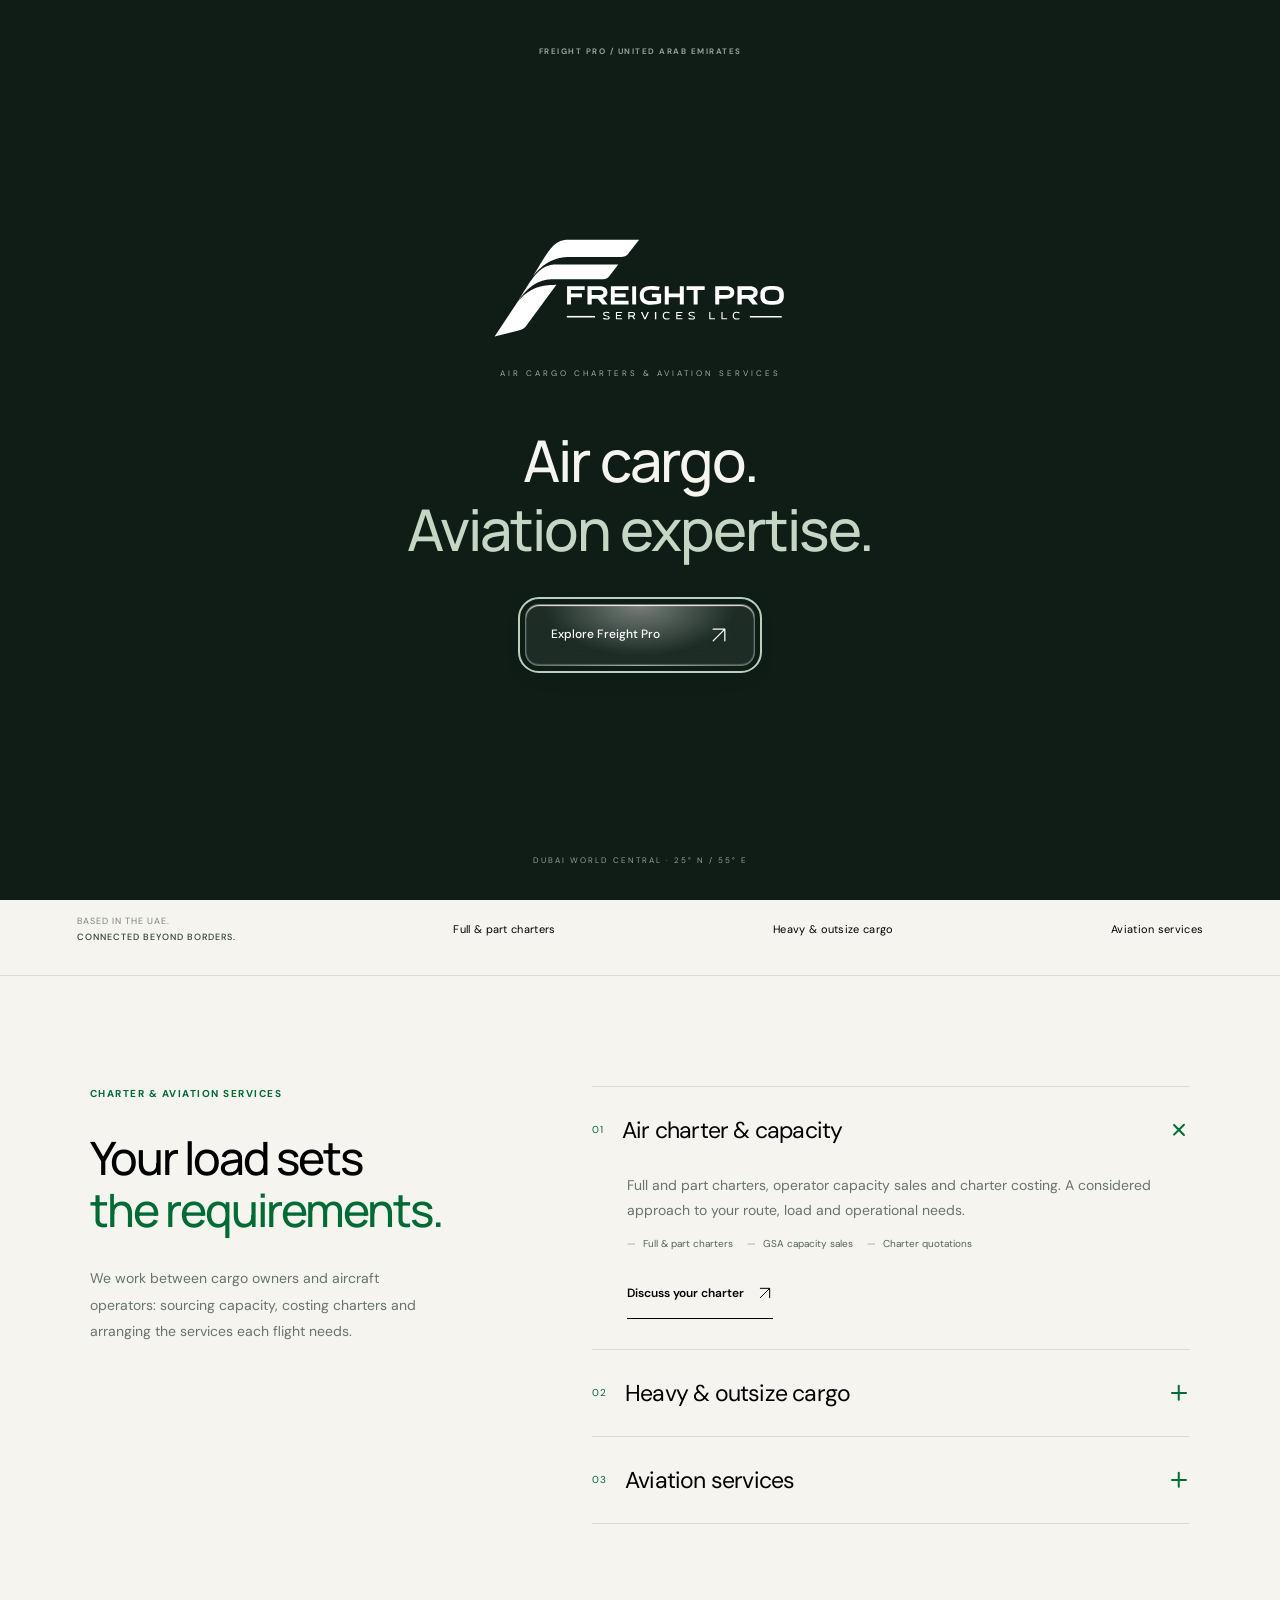
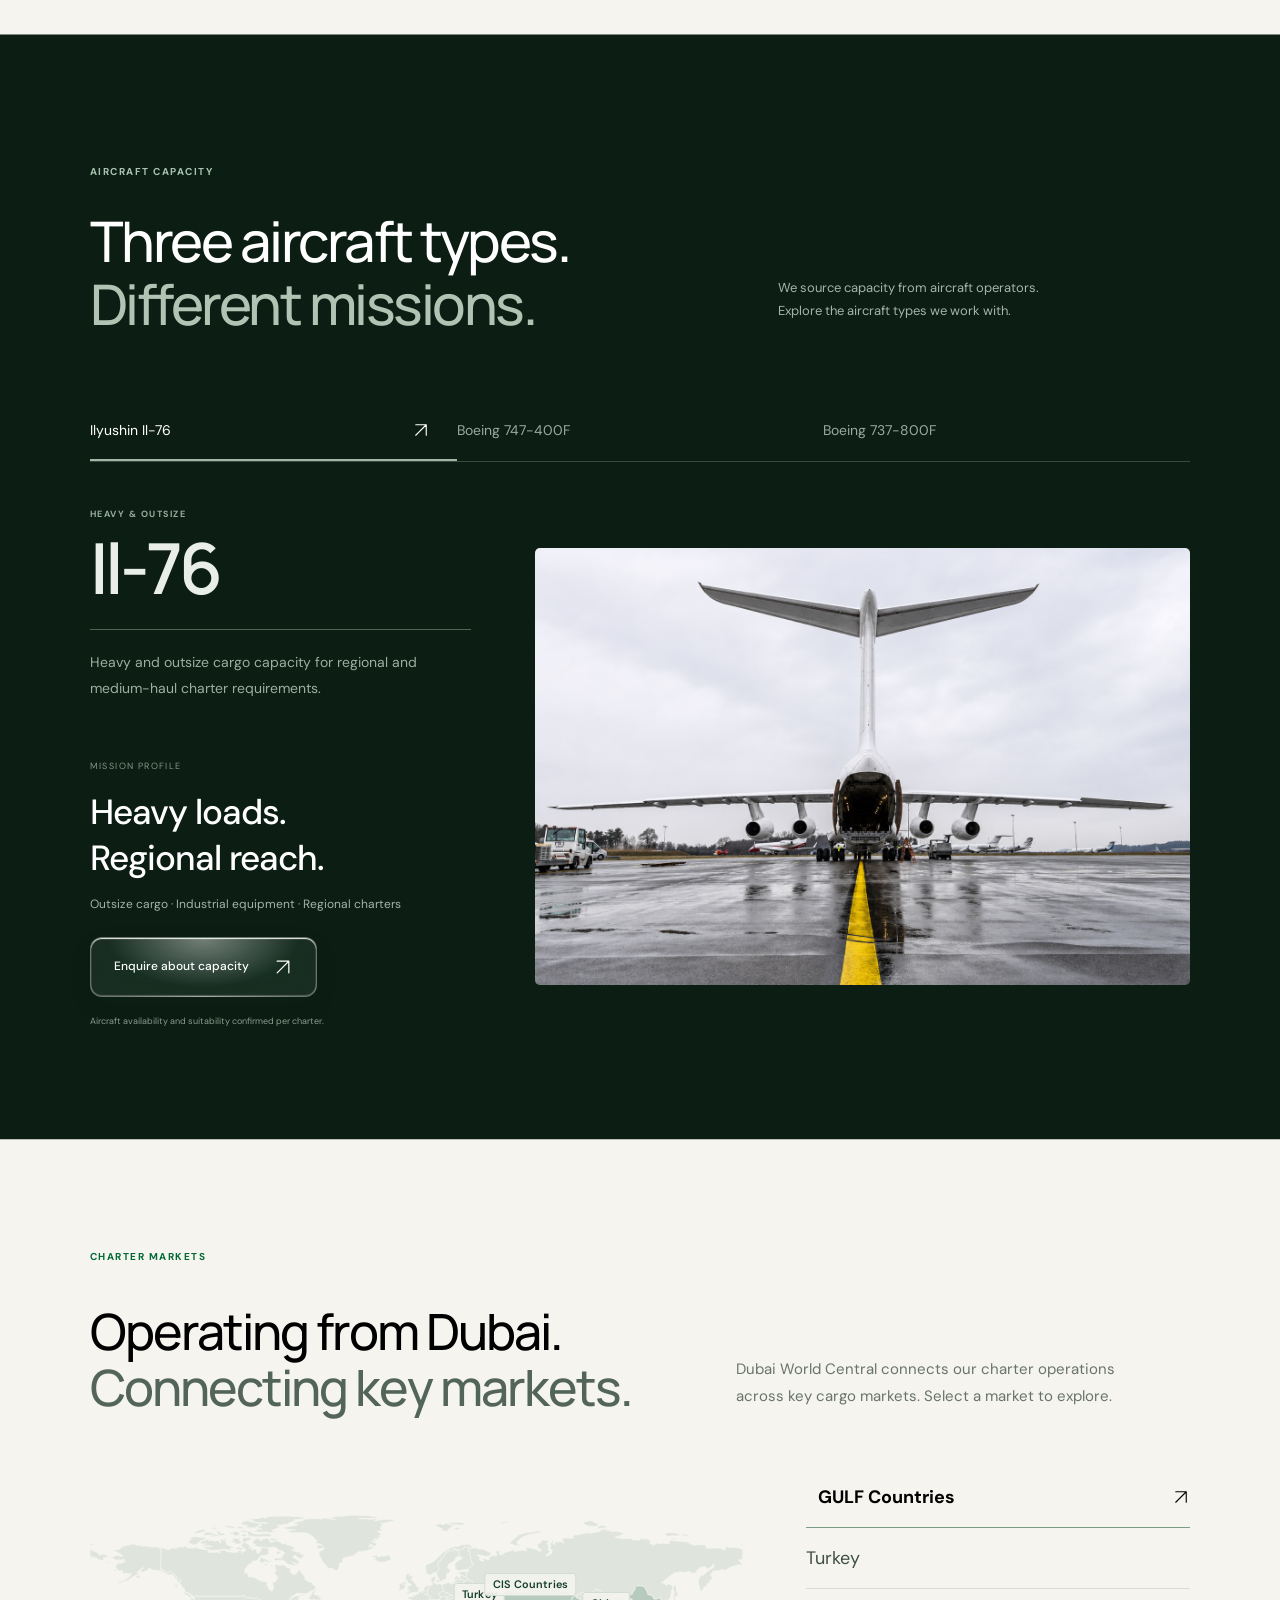
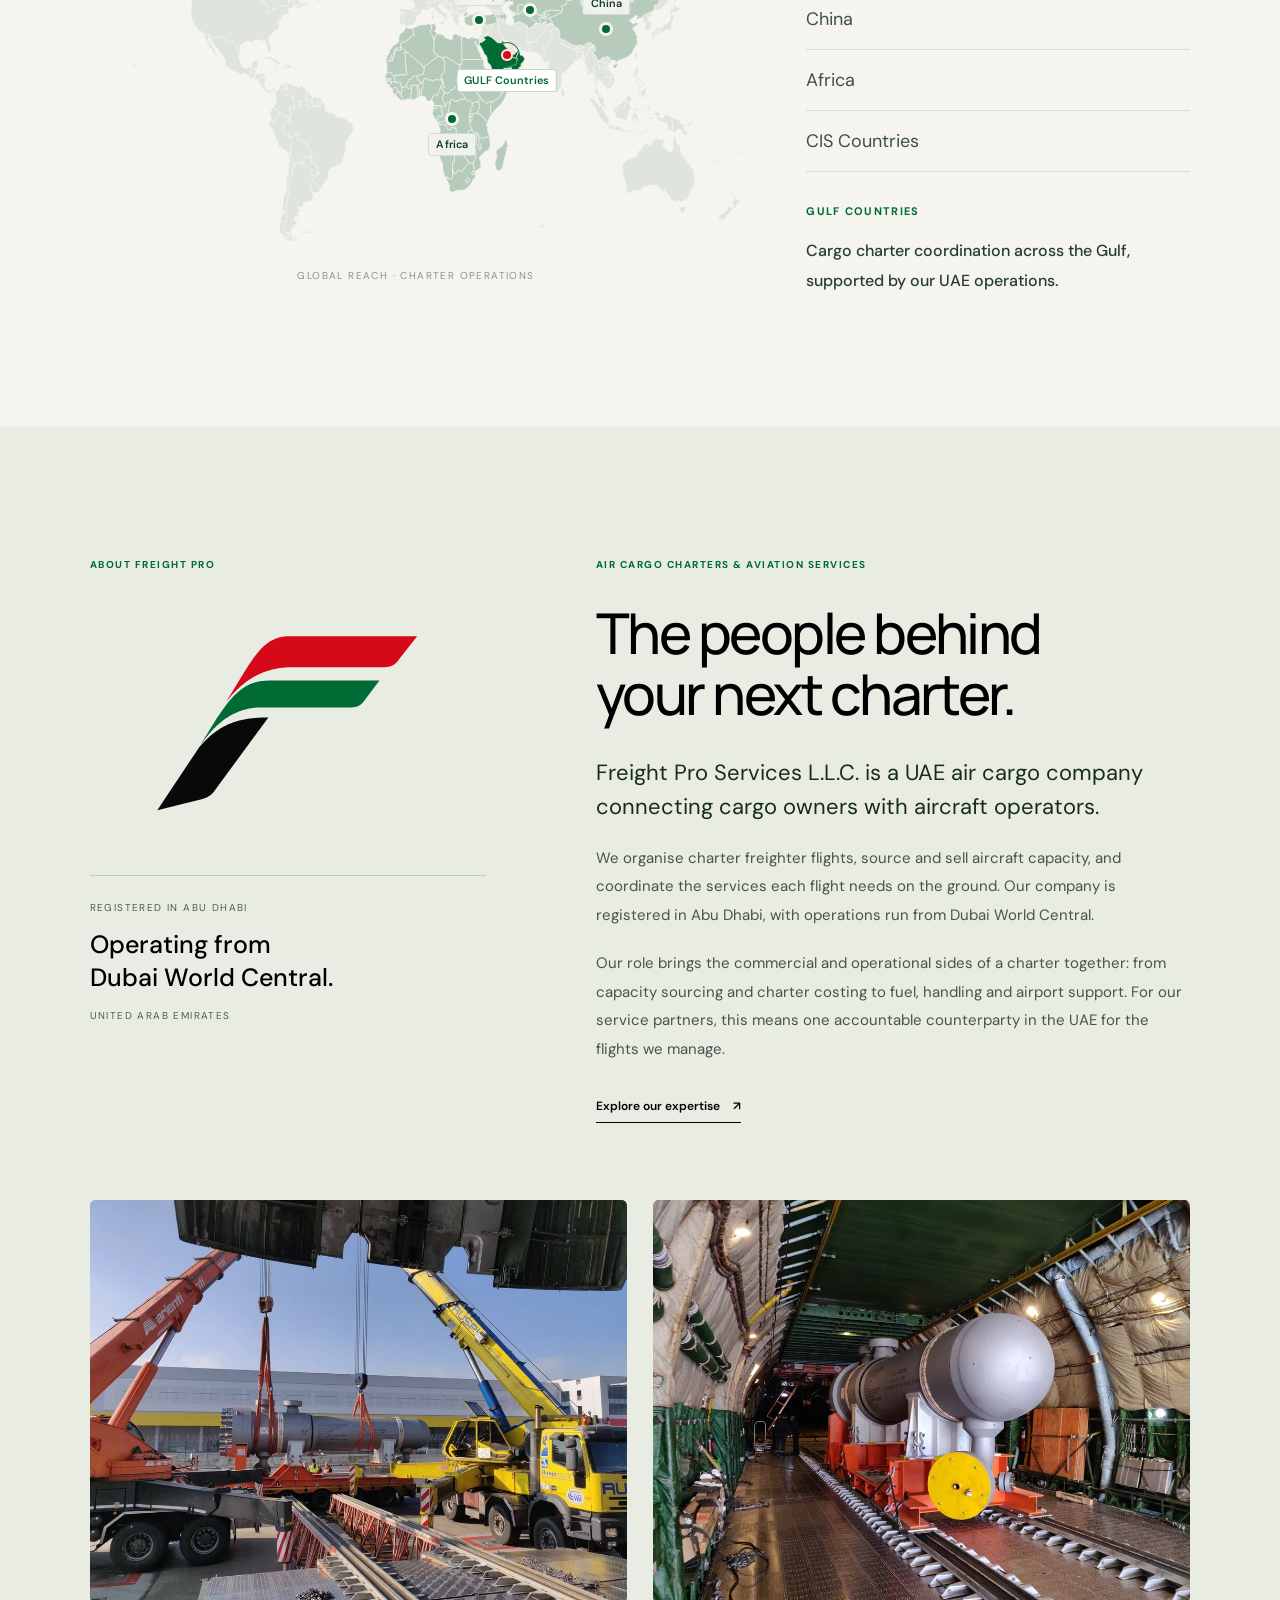
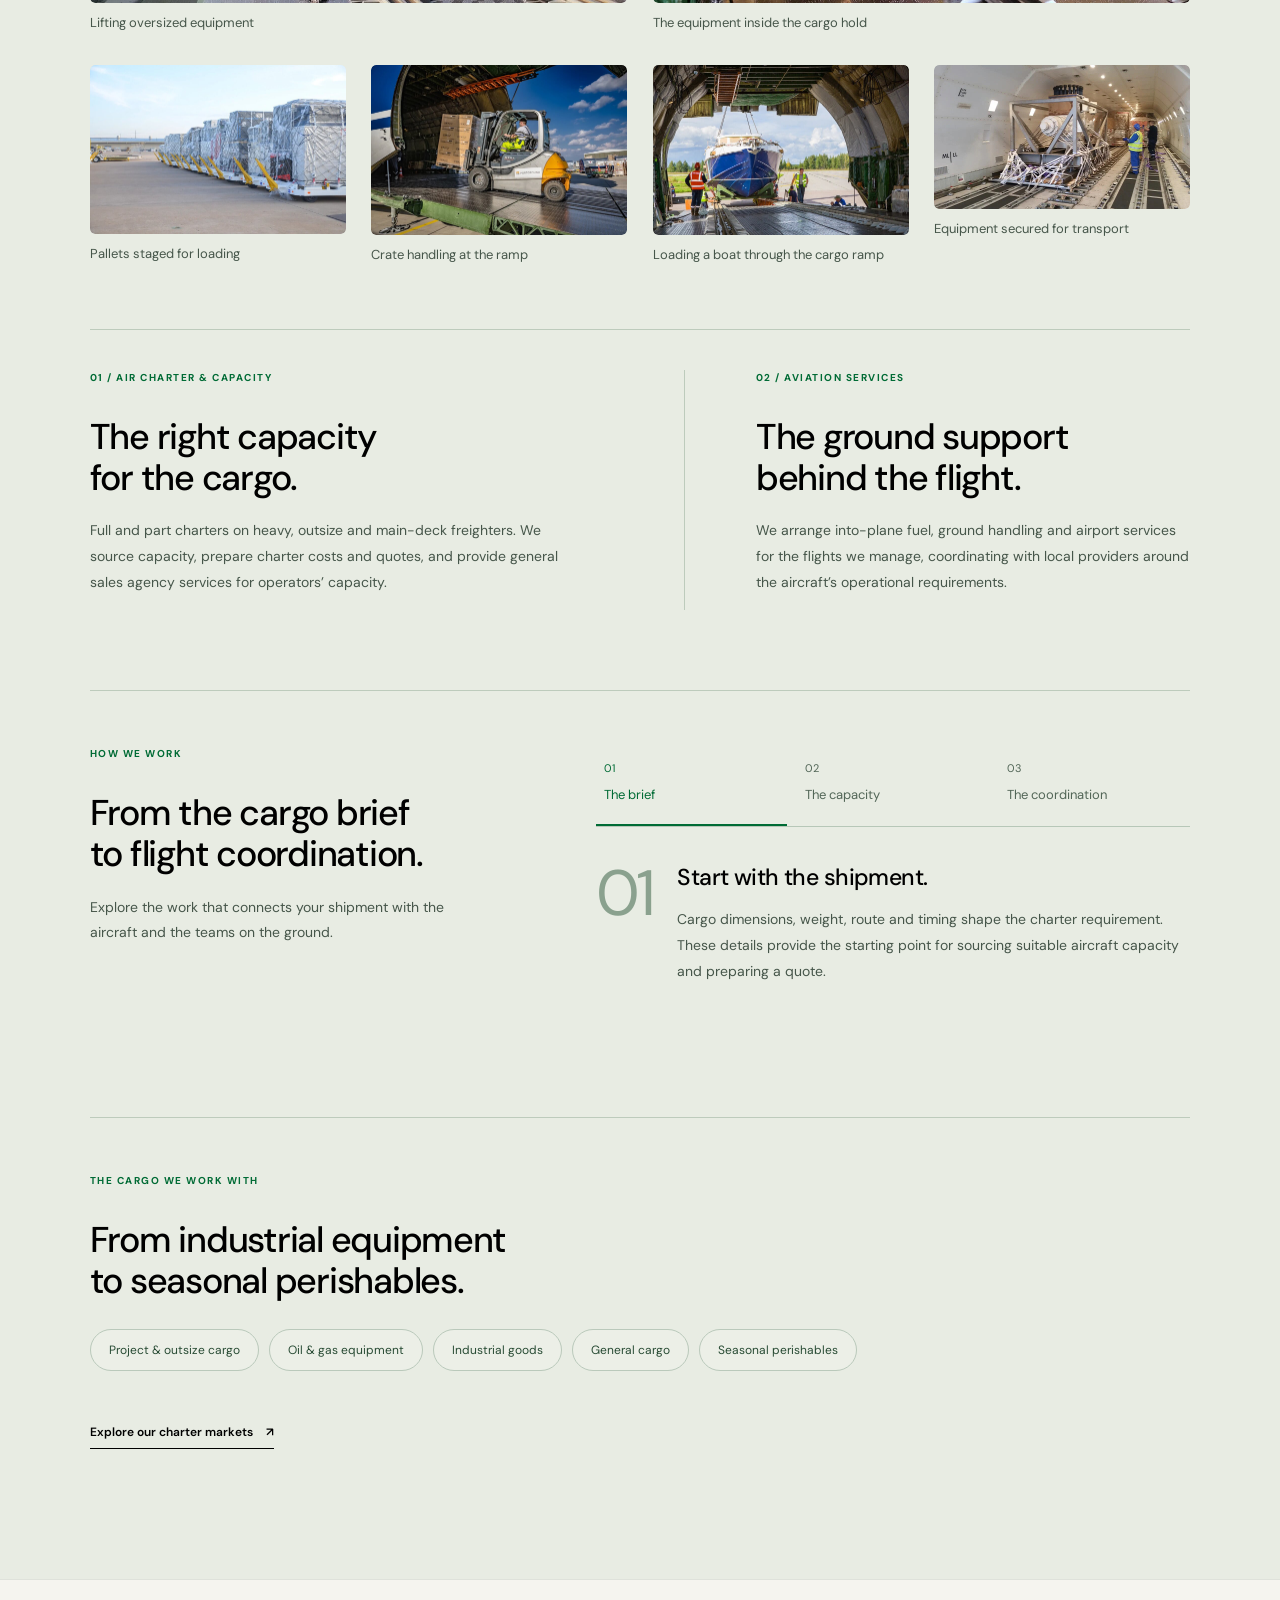
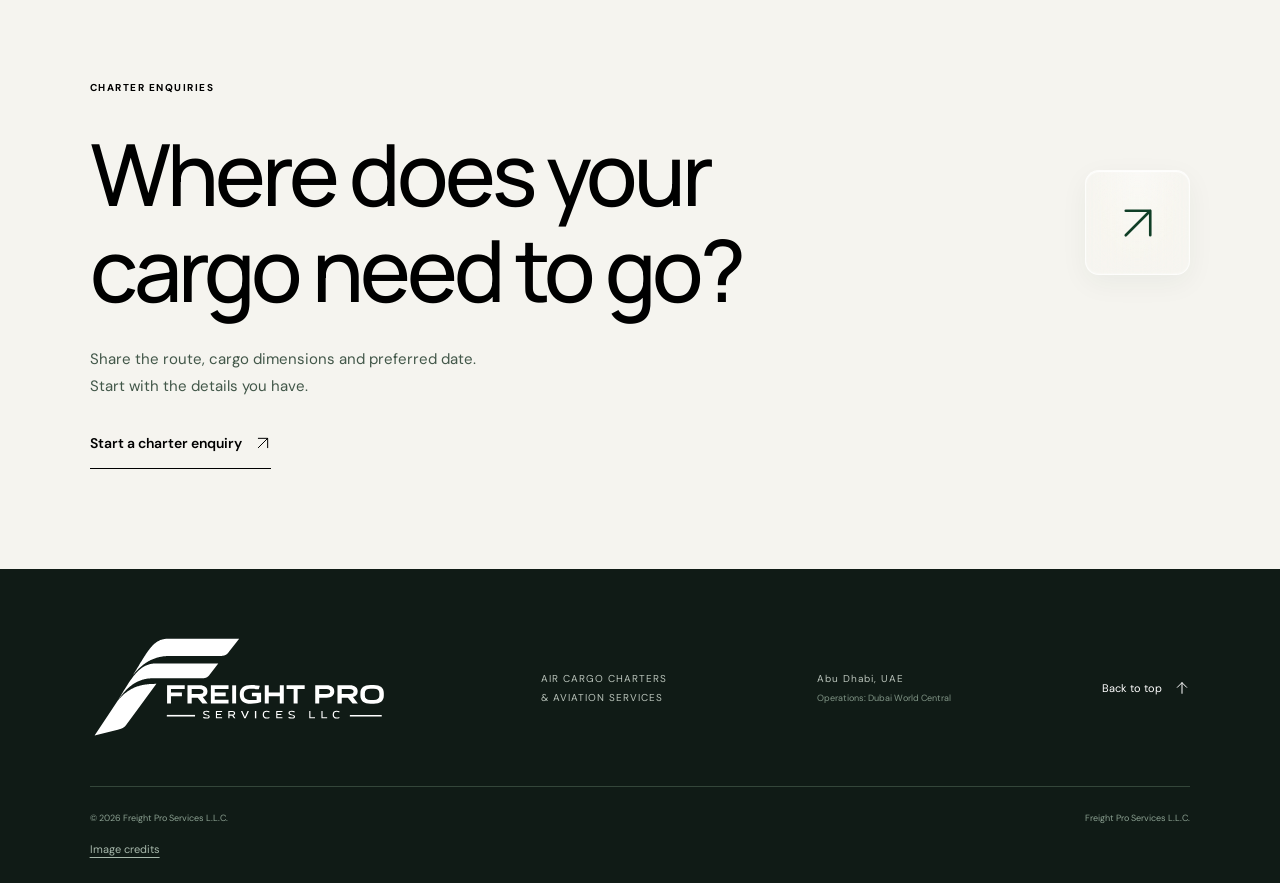
<file: index.html>
<!DOCTYPE html><html lang="en"><head><meta charset="UTF-8"><meta name="viewport" content="width=device-width,initial-scale=1"><meta name="description" content="Freight Pro Services LLC. Air cargo charters, heavy and outsize cargo, and aviation services coordinated from Dubai World Central."><meta name="theme-color" content="#006B35"><title>Freight Pro — Beyond the ordinary cargo.</title><link rel="icon" href="assets/favicon.svg"><link rel="stylesheet" href="style.css?v=20261124-charter-enquiry"></head><body>
<a class="skip" href="#main">Skip to content</a><header><a class="brand" href="#" aria-label="Freight Pro home"><img src="assets/logo.svg" alt="Freight Pro Services LLC"></a><nav aria-label="Main navigation"><a href="#expertise">Expertise</a><a href="#aircraft">Aircraft</a><a href="#network">Our network</a><a href="#about">About us</a></nav><button class="nav-cta" data-request>Request a charter <span><svg class="ui-icon" viewBox="0 0 24 24" fill="none" aria-hidden="true"><path d="M5 19 19 5M5 5h14v14"/></svg></span></button><button class="menu" aria-label="Open menu" aria-expanded="false">☰</button></header>
<main id="main"><div class="flight-sequence"><section class="hero hero-real">
<div class="hero-photo"><img class="hero-photo-image" src="assets/boeing-747-cargo-hero.jpg" alt="White Boeing 747 freighter with its nose cargo door open and cargo inside" width="1628" height="966" fetchpriority="high"></div>
<div class="flight-progress"><span></span></div><div class="hero-content"><p class="eyebrow"><i></i> FREIGHT PRO SERVICES L.L.C.</p><h1>Air cargo charters.<br><em>From the UAE.</em></h1><p class="hero-description">Heavy equipment. Outsize loads. Main-deck cargo. Aircraft capacity and flight services, coordinated from Dubai World Central.</p><button class="button green" data-request>Request a charter <span><svg class="ui-icon" viewBox="0 0 24 24" fill="none" aria-hidden="true"><path d="M5 19 19 5M5 5h14v14"/></svg></span></button></div><div class="hero-bottom"><a href="#expertise" class="explore"><span><svg viewBox="0 0 24 24" aria-hidden="true" fill="none"><path d="M12 4v16M5 13l7 7 7-7"/></svg></span> EXPLORE OUR EXPERTISE</a><div class="hero-location"><i></i> DUBAI WORLD CENTRAL <span>25° N / 55° E</span></div><span class="frame-number">DWC · DXB · AUH</span></div><div class="image-note">FREIGHT PRO / UNITED ARAB EMIRATES</div></section></div>
<div class="intro-strip"><span>BASED IN THE UAE.<br><b>CONNECTED BEYOND BORDERS.</b></span><p>Full & part charters</p><p>Heavy & outsize cargo</p><p>Aviation services</p><span class="strip-arrow"><svg class="ui-icon" viewBox="0 0 24 24" fill="none" aria-hidden="true"><path d="M5 19 19 5M5 5h14v14"/></svg></span></div>
<section class="expertise section" id="expertise"><div class="section-heading reveal"><p class="eyebrow">CHARTER & AVIATION SERVICES</p><h2>Your load sets<br><span>the requirements.</span></h2><p>We work between cargo owners and aircraft operators: sourcing capacity, costing charters and arranging the services each flight needs.</p></div><div class="services reveal"><details open><summary><span class="service-no">01</span><h3>Air charter & capacity</h3><span class="plus">+</span></summary><div class="detail-body"><p>Full and part charters, operator capacity sales and charter costing. A considered approach to your route, load and operational needs.</p><div class="tags"><span>Full & part charters</span><span>GSA capacity sales</span><span>Charter quotations</span></div><button class="text-button" data-request>Discuss your charter <svg class="ui-icon" viewBox="0 0 24 24" fill="none" aria-hidden="true"><path d="M5 19 19 5M5 5h14v14"/></svg></button></div></details><details><summary><span class="service-no">02</span><h3>Heavy & outsize cargo</h3><span class="plus">+</span></summary><div class="detail-body"><p>Charter coordination for project cargo, oil & gas equipment and heavy machinery, including operations involving Il-76 aircraft.</p><div class="tags"><span>Project cargo</span><span>Industrial equipment</span><span>Outsize loads</span></div><button class="text-button" data-request>Tell us about your load <svg class="ui-icon" viewBox="0 0 24 24" fill="none" aria-hidden="true"><path d="M5 19 19 5M5 5h14v14"/></svg></button></div></details><details><summary><span class="service-no">03</span><h3>Aviation services</h3><span class="plus">+</span></summary><div class="detail-body"><p>Fuel, ground handling and airport services arranged for the flights we manage. One dedicated point of coordination in the UAE.</p><div class="tags"><span>Into-plane fuel</span><span>Ground handling</span><span>Airport support</span></div><button class="text-button" data-request>Explore a partnership <svg class="ui-icon" viewBox="0 0 24 24" fill="none" aria-hidden="true"><path d="M5 19 19 5M5 5h14v14"/></svg></button></div></details></div></section>
<section class="aircraft dark section" id="aircraft"><div class="aircraft-top reveal"><p class="eyebrow">AIRCRAFT CAPACITY</p><h2>Three aircraft types.<br><span>Different missions.</span></h2><p>We source capacity from aircraft operators.<br>Explore the aircraft types we work with.</p></div><div class="aircraft-tabs" role="tablist" aria-label="Aircraft types"><button role="tab" aria-selected="true" aria-controls="aircraft-panel" id="tab-il" data-aircraft="0">Ilyushin Il-76 <span><svg class="ui-icon" viewBox="0 0 24 24" fill="none" aria-hidden="true"><path d="M5 19 19 5M5 5h14v14"/></svg></span></button><button role="tab" aria-selected="false" tabindex="-1" aria-controls="aircraft-panel" id="tab-747" data-aircraft="1">Boeing 747-400F <span><svg class="ui-icon" viewBox="0 0 24 24" fill="none" aria-hidden="true"><path d="M5 19 19 5M5 5h14v14"/></svg></span></button><button role="tab" aria-selected="false" tabindex="-1" aria-controls="aircraft-panel" id="tab-737" data-aircraft="2">Boeing 737-800F <span><svg class="ui-icon" viewBox="0 0 24 24" fill="none" aria-hidden="true"><path d="M5 19 19 5M5 5h14v14"/></svg></span></button></div><div class="aircraft-panel" id="aircraft-panel" role="tabpanel" aria-labelledby="tab-il"><figure class="aircraft-photo">
  <img id="aircraft-photo" src="assets/il76-white.jpg" alt="Ilyushin Il-76 from behind with its cargo bay open" width="1440" height="960" loading="lazy">
</figure><div class="aircraft-type"><span class="eyebrow" id="aircraft-category">HEAVY & OUTSIZE</span><div class="aircraft-name" id="aircraft-name">Il-76</div><span class="aircraft-line"></span><p id="aircraft-description">Heavy and outsize cargo capacity for regional and medium-haul charter requirements.</p></div><div class="capability"><span class="tiny">MISSION PROFILE</span><h3 id="aircraft-mission">Heavy loads.<br>Regional reach.</h3><p id="aircraft-use">Outsize cargo · Industrial equipment · Regional charters</p><button class="button outline" data-request>Enquire about capacity <span><svg class="ui-icon" viewBox="0 0 24 24" fill="none" aria-hidden="true"><path d="M5 19 19 5M5 5h14v14"/></svg></span></button><small>Aircraft availability and suitability confirmed per charter.</small></div></div>
</section>
<section class="network section" id="network"><div class="section-heading reveal"><p class="eyebrow">CHARTER MARKETS</p><h2>Operating from Dubai.<br><span>Connecting key markets.</span></h2><p>Dubai World Central connects our charter operations across key cargo markets. Select a market to explore.</p></div><div class="network-layout"><div class="route-map" aria-label="World map of Freight Pro charter markets"><div class="map-stage"><svg class="world-map" viewBox="0 0 1000 520" role="img" aria-label="World map of charter markets"><title>Freight Pro charter markets</title><g class="world-countries"><path d="M1000.0,362.4L1000.0,364.2L998.2,365.1L996.5,365.8L996.1,364.5L997.5,363.8L998.4,363.6L1000.0,362.4ZM994.8,367.6L995.5,367.0L996.4,368.0L996.0,369.9L994.3,370.4L992.7,370.0L992.5,368.4L993.5,367.2L994.8,367.6ZM0.6,362.3L0.2,364.0L0.0,364.2L0.0,362.4L0.6,362.3Z"><title>Fiji</title></path><path d="M594.2,308.2L594.6,308.6L604.7,315.9L604.9,318.0L608.9,321.6L607.6,326.0L607.8,328.1L609.6,329.4L609.6,330.3L608.9,332.5L609.0,333.5L608.9,335.3L609.8,337.5L611.0,341.0L612.0,341.8L612.0,341.8L609.8,343.9L606.7,345.3L605.1,345.2L604.1,346.3L602.2,346.4L601.4,346.9L598.1,345.9L596.0,346.1L595.2,341.3L594.3,339.6L593.7,338.6L591.0,337.9L589.4,336.9L587.7,336.3L586.5,335.6L585.4,334.7L585.4,334.7L583.9,330.2L582.3,328.2L581.7,326.1L582.0,324.3L581.5,321.0L582.6,320.8L583.7,319.5L584.7,317.6L585.4,316.9L585.4,315.7L584.8,314.9L584.6,313.5L584.6,313.5L585.4,313.0L585.6,310.9L584.5,308.9L585.5,308.5L588.5,308.5L594.2,308.2Z" data-country-region="3"><title>United Republic of Tanzania</title></path><path d="M475.9,205.6L475.9,205.9L475.9,206.6L475.9,212.0L466.8,211.8L466.8,221.0L464.2,221.3L463.6,223.2L464.1,228.3L453.2,228.3L452.6,229.5L452.7,228.0L452.8,228.0L459.0,227.7L459.4,226.4L460.5,224.8L461.4,219.9L465.3,216.0L466.6,211.5L467.4,211.2L468.4,208.4L470.7,208.0L471.7,208.5L473.0,208.5L473.9,207.7L475.6,207.6L475.5,205.6L475.9,205.6Z" data-country-region="3"><title>Western Sahara</title></path><path d="M158.8,129.1L158.4,129.1L153.0,125.6L151.0,124.0L146.0,122.5L144.5,119.4L144.9,117.2L141.3,115.6L140.8,112.7L137.5,110.1L137.4,108.3L137.4,108.3L138.9,106.6L138.9,104.3L134.1,102.0L131.3,97.9L129.6,95.4L127.0,93.7L125.2,92.3L123.7,90.4L120.9,91.6L118.2,93.6L115.7,91.2L113.8,89.7L111.1,88.7L108.3,88.6L108.4,68.1L108.4,54.8L108.4,54.8L113.6,55.7L117.9,57.4L120.8,57.7L123.3,56.2L126.6,55.1L130.8,55.6L134.9,54.0L139.5,53.1L141.4,54.6L143.4,53.7L144.1,52.1L146.0,52.4L150.7,55.7L154.4,53.2L154.8,55.9L158.2,55.4L159.2,54.3L162.6,54.5L166.8,56.0L173.3,57.3L177.1,57.9L179.9,57.7L183.6,59.5L179.7,61.3L184.7,62.1L192.2,61.7L194.6,61.0L197.6,63.2L200.6,61.4L197.7,59.8L199.5,58.6L202.9,58.5L205.1,58.1L207.4,59.0L210.2,60.9L213.3,60.6L218.2,62.2L222.5,61.7L226.5,61.7L226.2,59.5L228.7,58.9L233.0,60.1L233.0,63.5L234.8,60.6L237.0,60.7L238.2,57.1L235.3,54.9L232.0,53.5L232.2,49.5L235.5,46.9L239.2,47.5L242.0,49.1L245.8,53.1L243.3,54.9L248.5,55.6L248.5,59.3L252.2,56.5L255.5,58.8L254.7,61.4L257.4,63.8L260.3,61.2L262.3,58.2L262.4,54.2L266.4,54.5L270.5,55.0L274.2,56.8L274.4,58.6L272.3,60.5L274.3,62.4L273.9,64.2L268.5,66.7L264.6,67.2L261.8,66.1L260.9,67.9L258.2,71.0L257.4,72.5L254.2,75.0L250.2,75.2L248.0,76.7L247.9,79.0L244.6,79.5L241.2,82.4L238.2,86.4L237.1,89.3L237.0,93.4L241.1,94.0L242.3,97.4L243.6,100.1L247.5,99.4L252.7,100.9L255.4,102.3L257.4,104.0L260.9,105.0L263.9,106.5L268.4,106.7L271.5,107.1L271.0,110.2L271.9,113.8L273.9,117.8L278.0,121.2L280.2,120.0L281.7,116.3L280.2,110.7L278.3,108.8L282.7,107.1L285.8,104.6L287.4,102.1L287.2,99.7L285.3,96.6L281.9,93.9L285.2,90.2L284.0,86.9L283.0,81.3L285.0,80.5L289.7,81.5L292.6,81.8L294.9,80.9L297.5,82.1L300.9,84.2L301.7,85.6L306.7,85.8L306.6,88.9L307.5,93.4L310.1,94.0L312.1,96.1L316.1,94.1L318.8,90.1L320.6,88.5L322.8,91.7L326.4,96.2L329.5,100.5L328.3,102.8L332.0,104.8L334.5,106.9L339.0,107.8L340.7,108.9L341.8,112.0L344.0,112.4L345.1,113.8L345.3,117.8L343.3,119.2L341.3,120.4L336.7,121.7L333.2,124.6L328.5,125.2L322.6,124.5L318.4,124.4L315.6,124.7L313.2,127.3L309.7,128.9L305.7,133.6L302.5,136.9L304.8,136.3L309.3,131.6L315.1,128.6L319.3,128.3L321.7,130.0L319.1,132.4L320.0,136.3L320.9,139.0L324.5,140.8L329.1,140.3L331.9,136.2L332.1,138.8L333.9,140.1L330.4,142.5L324.3,144.6L321.5,146.1L318.4,148.7L316.3,148.4L316.2,145.4L321.0,142.4L316.6,142.5L313.5,143.0L311.7,140.9L311.7,136.0L310.5,135.0L308.6,135.6L307.7,134.7L305.6,137.4L304.7,140.2L303.7,141.8L302.5,142.4L301.7,142.5L301.4,143.4L296.3,143.4L292.0,143.4L290.8,144.1L287.8,146.7L287.5,147.0L286.6,148.4L284.1,148.4L281.3,148.4L280.1,148.9L280.5,149.7L280.8,150.7L280.7,151.1L277.1,152.9L274.2,153.5L271.0,155.4L270.3,155.4L269.4,154.8L269.1,154.3L269.1,153.9L269.7,152.7L271.0,150.7L271.8,148.6L271.3,145.5L270.7,142.2L267.8,140.5L268.1,139.9L267.7,139.4L267.0,139.4L266.4,138.9L266.3,138.0L265.7,138.4L265.0,138.3L265.2,137.9L264.5,137.6L264.2,136.6L262.1,135.5L259.8,134.3L257.1,132.9L254.5,131.6L252.0,132.6L251.1,132.7L247.7,131.7L245.4,132.2L242.8,131.1L239.9,130.5L238.0,130.3L237.1,129.7L236.6,127.7L235.7,127.7L235.7,129.1L229.9,129.1L220.4,129.1L211.0,129.1L202.6,129.1L194.3,129.1L186.1,129.1L177.6,129.1L174.9,129.1L166.7,129.1L158.8,129.1ZM266.7,80.9L268.7,79.2L272.6,79.2L272.5,79.9L269.3,81.9L267.3,81.8L266.7,80.9ZM278.4,43.7L275.3,41.8L275.5,40.5L276.8,40.3L283.2,40.7L287.9,42.7L288.2,43.7L285.2,43.6L282.2,43.5L279.2,44.0L278.4,43.7ZM276.9,82.2L278.0,81.1L279.1,81.2L279.8,81.9L278.7,83.8L277.5,83.5L276.8,82.4L276.9,82.2ZM240.0,35.9L238.5,37.3L234.4,37.1L231.1,36.1L232.5,34.5L236.5,33.5L239.0,34.8L240.0,35.9ZM239.3,26.8L238.1,26.9L232.9,26.7L232.1,25.7L237.7,25.7L239.7,26.4L239.3,26.8ZM231.2,22.4L234.6,23.6L233.8,24.9L229.7,25.6L227.4,24.8L226.2,23.5L226.0,22.0L229.6,22.1L231.2,22.4ZM255.1,38.0L250.7,37.6L243.3,36.4L242.3,34.5L242.0,32.7L239.2,31.1L233.4,30.7L230.2,29.6L231.3,28.1L237.0,28.3L240.1,29.5L245.5,29.5L247.9,30.7L247.3,32.0L250.5,32.8L252.3,33.7L256.0,33.8L260.1,34.1L264.5,33.4L270.1,33.0L274.6,33.3L277.6,34.7L278.2,36.1L276.5,37.1L272.4,37.9L268.8,37.4L260.8,38.0L255.1,38.0ZM190.9,24.6L194.8,25.1L193.9,26.2L188.7,27.2L184.6,26.1L186.9,24.9L190.9,24.6ZM191.8,22.2L195.4,22.9L192.0,23.6L187.4,23.6L187.4,23.1L190.3,22.1L191.8,22.2ZM345.6,120.8L344.1,123.1L342.2,126.2L344.0,125.0L345.9,125.7L344.9,127.0L347.4,128.0L348.7,127.1L351.5,128.2L350.6,130.8L352.5,130.2L352.9,132.1L353.8,134.4L352.6,137.5L351.3,137.6L349.5,137.0L350.1,134.0L349.3,133.6L346.1,136.7L344.5,136.6L346.4,134.9L343.7,134.0L340.8,134.2L335.4,134.1L334.9,133.1L336.7,131.8L335.5,130.8L337.8,128.7L340.7,122.9L342.4,120.9L344.8,119.7L346.1,119.8L345.6,120.8ZM267.0,71.3L270.0,72.6L273.2,73.7L273.5,75.4L275.5,75.1L277.5,76.3L275.0,77.4L270.7,76.6L269.1,74.9L266.4,76.9L262.4,78.7L261.5,76.6L257.7,77.0L260.1,75.2L260.5,72.4L261.4,69.1L263.4,69.4L264.0,70.9L265.4,70.4L267.0,71.3ZM281.2,45.4L283.8,43.9L290.0,45.7L293.8,47.5L294.2,49.0L299.3,48.2L302.2,50.5L308.9,51.9L311.3,53.4L314.0,56.7L308.9,58.4L315.4,60.7L319.8,61.5L323.8,64.8L328.2,65.0L327.3,67.6L322.4,71.7L319.0,70.2L314.7,66.7L311.1,67.2L310.7,69.3L313.6,71.3L317.4,73.0L318.6,73.9L320.4,77.5L319.4,80.1L315.9,79.1L308.9,76.2L312.9,79.3L315.8,81.5L316.2,82.7L308.7,81.3L302.7,79.2L299.3,77.5L300.3,76.5L296.2,74.6L292.1,72.9L292.2,73.9L284.1,74.5L281.8,73.3L283.6,70.6L288.8,70.6L294.6,70.1L293.6,68.8L294.6,67.0L298.2,63.5L297.4,61.9L296.4,60.7L292.1,59.0L286.5,57.8L288.3,56.8L285.3,54.6L282.9,54.4L280.7,53.2L279.2,54.3L274.2,54.7L264.0,53.9L258.2,52.9L253.7,52.3L251.4,51.1L254.3,49.4L250.3,49.4L249.4,45.8L251.6,42.6L254.4,41.1L261.6,40.2L259.5,42.5L261.7,44.7L264.3,41.8L271.3,40.3L276.1,44.1L275.7,46.4L281.2,45.4ZM237.5,39.0L243.3,39.1L248.6,40.0L244.4,43.2L241.1,43.9L238.1,46.5L235.0,46.4L233.2,43.2L233.3,41.5L234.7,39.9L237.5,39.0ZM158.7,31.9L158.7,31.9L163.5,29.2L169.2,26.9L173.4,26.9L177.2,26.4L176.8,29.1L174.7,30.4L172.1,30.6L166.9,32.1L162.5,32.6L158.7,31.9ZM131.4,111.0L134.0,110.7L133.2,114.8L135.6,117.7L134.5,117.7L132.8,116.1L131.8,114.4L130.4,113.3L129.9,111.7L130.1,110.6L131.4,111.0ZM207.0,20.4L212.4,20.9L219.9,22.2L222.1,23.9L223.1,25.4L218.6,25.0L214.0,23.9L207.8,23.7L210.5,22.7L207.2,21.8L207.0,20.4ZM156.9,130.9L155.5,131.4L151.0,129.7L150.1,128.5L147.6,127.2L147.1,126.2L144.3,125.5L143.2,123.6L143.4,122.8L146.4,123.5L148.1,124.1L150.7,124.5L151.6,125.7L153.0,127.4L155.8,128.9L156.9,130.9ZM162.4,37.8L166.4,38.6L173.5,38.8L176.2,39.8L179.1,41.3L175.6,42.2L168.8,44.8L165.4,47.3L165.4,48.8L158.1,50.6L156.6,49.0L150.2,47.1L151.4,45.6L153.3,43.0L155.7,40.6L153.0,38.4L162.4,37.8ZM200.5,32.8L203.0,32.2L205.9,32.4L206.4,34.1L204.7,35.8L195.3,36.4L188.3,38.0L184.0,38.0L183.7,36.9L189.5,35.3L176.9,35.7L173.0,35.1L176.8,31.6L179.4,30.6L187.2,31.8L192.2,33.9L197.0,34.2L193.1,30.7L195.6,29.4L198.5,29.8L199.4,31.6L200.5,32.8ZM204.1,42.8L207.2,44.2L209.0,47.7L209.8,50.2L214.5,52.0L219.5,53.7L219.2,55.3L214.6,55.6L216.4,57.0L215.5,58.3L210.4,57.7L205.7,56.7L202.4,57.0L197.2,58.2L190.2,58.7L185.2,59.0L183.7,57.4L179.9,56.4L177.5,56.8L174.1,53.9L175.9,53.6L180.2,52.9L184.1,53.1L187.7,52.5L182.4,51.6L176.4,51.9L172.5,51.9L171.0,50.5L177.5,49.1L173.2,49.1L168.3,48.2L170.7,45.5L172.6,44.1L180.0,41.9L182.9,42.6L181.5,44.3L187.7,43.2L191.5,45.0L194.7,43.2L197.2,44.3L199.5,47.9L200.9,46.4L198.9,42.7L201.3,42.2L204.1,42.8ZM221.0,44.1L217.9,41.7L221.2,40.0L224.5,40.8L229.5,40.3L230.2,41.3L227.6,43.1L231.8,44.6L231.3,47.8L226.8,49.2L224.1,48.9L222.2,47.6L215.3,44.8L215.3,43.6L221.0,44.1ZM203.9,40.9L207.6,40.7L209.7,41.5L207.3,43.9L202.9,41.4L203.9,40.9ZM226.4,29.7L228.5,31.4L228.6,33.2L227.3,35.9L222.8,36.2L219.8,35.7L219.8,33.6L215.3,33.8L215.1,31.1L218.1,31.2L222.3,30.0L226.2,30.2L226.4,29.7ZM233.3,15.8L235.2,14.7L238.1,14.4L236.8,13.6L243.3,13.4L246.9,15.3L251.5,16.1L256.1,16.8L258.3,19.2L261.6,20.3L257.8,21.4L252.7,24.1L247.8,24.3L242.0,23.9L239.0,22.4L239.1,21.1L241.3,20.2L236.2,20.2L233.1,19.0L231.4,17.4L233.3,15.8ZM245.6,11.1L249.7,10.5L253.0,10.3L258.4,9.8L262.5,8.4L265.9,8.6L268.9,9.6L271.1,7.7L274.7,7.1L279.7,6.7L288.2,6.6L289.7,6.9L297.7,6.3L303.7,6.6L309.7,6.8L317.1,7.1L323.1,7.5L328.2,8.5L328.1,9.5L321.3,11.0L314.6,11.7L312.1,12.5L318.1,12.5L311.6,14.7L307.0,15.7L302.3,18.6L296.5,19.2L294.8,20.0L286.4,20.4L290.2,20.8L288.3,21.4L290.6,23.2L287.9,24.4L283.6,25.5L282.3,26.9L278.4,27.9L278.8,28.7L283.6,28.6L283.6,29.5L276.2,31.6L269.0,30.6L260.8,31.2L256.7,30.8L251.4,30.6L251.1,28.9L256.2,28.1L254.8,25.5L256.5,25.2L264.0,26.8L260.2,24.5L255.7,23.8L257.9,22.4L262.8,21.5L263.6,20.3L259.7,18.9L258.5,17.0L266.1,17.2L268.3,17.6L272.6,16.3L266.4,15.9L256.7,16.1L251.8,14.9L249.4,13.4L246.2,12.4L245.6,11.1ZM291.1,63.0L289.3,64.0L286.1,64.2L285.5,62.4L286.6,60.4L289.2,59.9L291.3,60.9L291.4,62.5L291.1,63.0ZM232.6,55.6L234.3,57.0L232.6,58.3L228.8,57.2L226.6,57.6L222.8,55.9L225.2,54.8L227.2,53.3L230.1,54.3L231.8,54.9L232.6,55.6ZM320.8,126.0L321.7,125.7L325.4,126.6L328.2,128.1L328.3,128.7L327.0,128.8L323.4,127.7L320.8,126.0ZM322.2,136.1L323.2,137.9L325.2,138.4L327.7,138.3L326.4,139.7L325.3,140.0L321.8,138.5L321.1,137.3L322.2,136.1Z"><title>Canada</title></path><path d="M158.8,129.1L166.7,129.1L174.9,129.1L177.6,129.1L186.1,129.1L194.3,129.1L202.6,129.1L211.0,129.1L220.4,129.1L229.9,129.1L235.7,129.1L235.7,127.7L236.6,127.7L237.1,129.7L238.0,130.3L239.9,130.5L242.8,131.1L245.4,132.2L247.7,131.7L251.1,132.7L252.0,132.6L254.5,131.6L257.1,132.9L259.8,134.3L262.1,135.5L264.2,136.6L264.5,137.6L265.2,137.9L265.0,138.3L265.7,138.4L266.3,138.0L266.4,138.9L267.0,139.4L267.7,139.4L268.1,139.9L267.8,140.5L270.7,142.2L271.3,145.5L271.8,148.6L271.0,150.7L269.7,152.7L269.1,153.9L269.1,154.3L269.4,154.8L270.3,155.4L271.0,155.4L274.2,153.5L277.1,152.9L280.7,151.1L280.8,150.7L280.5,149.7L280.1,148.9L281.3,148.4L284.1,148.4L286.6,148.4L287.5,147.0L287.8,146.7L290.8,144.1L292.0,143.4L296.3,143.4L301.4,143.4L301.7,142.5L302.5,142.4L303.7,141.8L304.7,140.2L305.6,137.4L307.7,134.7L308.6,135.6L310.5,135.0L311.7,136.0L311.7,140.9L313.5,143.0L314.0,144.1L311.0,145.9L308.2,147.1L305.2,148.2L303.8,150.3L303.3,151.1L303.3,153.0L304.2,154.9L305.3,155.0L305.0,153.7L305.9,154.5L305.7,155.5L303.8,156.1L302.4,156.0L300.4,156.6L299.2,156.8L297.6,157.0L295.2,158.0L299.3,157.4L300.2,158.0L296.3,159.1L294.5,159.1L294.6,158.7L293.7,159.7L294.5,159.8L293.9,162.4L291.9,165.2L291.7,164.3L291.1,164.1L290.2,163.2L290.8,165.1L291.5,165.7L291.5,167.1L290.6,168.5L289.1,171.4L288.8,171.2L289.7,168.8L288.2,167.4L287.9,164.4L287.4,166.0L288.0,168.3L286.1,167.7L288.1,168.8L288.2,172.3L289.0,172.5L289.3,173.7L289.6,177.3L287.9,180.0L285.0,181.1L283.2,183.2L281.8,183.4L280.4,184.7L280.0,185.9L276.9,188.2L275.4,189.9L274.1,192.1L273.6,194.6L274.1,197.1L275.1,200.2L276.3,202.7L276.3,204.3L277.6,208.4L277.5,210.8L277.4,212.2L276.7,214.4L275.9,214.9L274.5,214.5L274.1,212.9L273.0,212.1L271.6,209.0L270.3,206.2L269.8,204.8L270.4,202.4L269.6,200.5L267.5,197.5L266.4,196.9L263.6,198.5L263.1,198.4L261.7,196.7L260.0,195.8L256.9,196.3L254.4,195.9L252.3,196.1L251.1,196.7L251.6,197.6L251.6,199.1L252.2,199.8L251.6,200.3L250.6,199.7L249.6,200.4L247.6,200.3L245.5,198.4L243.1,198.8L241.0,198.0L239.3,198.3L237.0,199.1L234.4,201.8L231.7,203.3L230.2,205.0L229.5,206.6L229.5,209.1L229.6,210.8L230.2,212.1L229.1,212.2L227.1,211.4L224.9,210.3L224.2,208.6L223.6,206.1L221.9,204.0L221.0,201.9L219.6,199.5L217.6,198.0L215.3,198.1L213.6,200.9L211.3,199.9L209.8,198.8L209.2,196.8L208.2,194.9L206.6,193.4L205.2,192.2L204.1,190.9L199.3,190.9L199.3,192.4L197.1,192.4L191.6,192.5L185.3,189.9L181.1,188.2L181.3,187.5L177.8,187.9L174.6,188.1L174.2,186.3L172.4,184.3L171.1,183.8L170.8,182.8L169.2,182.6L168.2,181.6L165.6,181.3L164.9,180.7L164.6,178.7L161.9,175.1L159.6,170.2L159.7,169.3L158.5,168.1L156.3,165.1L155.9,162.2L154.4,160.3L155.1,157.3L155.0,154.2L154.1,151.5L155.2,148.1L155.5,144.8L155.8,141.6L155.3,136.8L154.5,133.7L153.6,132.0L154.0,131.3L158.0,132.5L159.5,135.9L160.2,135.0L159.7,132.0L158.8,129.1ZM68.3,232.8L68.8,233.1L69.3,233.6L70.0,234.9L69.9,235.1L68.8,235.8L67.9,236.4L67.5,237.0L66.8,236.5L66.9,235.5L66.5,234.2L66.6,233.8L67.1,233.2L66.9,232.5L67.1,232.1L67.3,232.2L68.3,232.8ZM66.7,230.4L66.4,230.8L65.5,231.1L65.0,230.3L64.7,230.0L64.7,229.8L65.0,229.5L66.0,229.8L66.7,230.4ZM64.6,228.9L64.5,229.3L63.0,229.2L63.2,228.7L64.6,228.9ZM61.0,226.9L61.3,227.2L62.1,228.4L61.9,228.6L61.7,228.5L60.8,228.4L60.4,227.6L60.3,227.4L61.0,226.9ZM57.3,225.2L57.4,226.0L57.0,226.4L56.1,225.7L56.3,225.4L56.7,225.1L57.3,225.2ZM37.6,88.3L39.8,88.6L40.1,90.0L38.4,90.5L36.5,89.9L34.8,88.9L37.6,88.3ZM74.4,96.9L76.2,97.2L77.4,98.3L75.0,100.0L72.2,101.4L70.8,100.4L70.4,98.8L72.9,97.5L74.4,96.9ZM108.4,54.8L108.4,54.8L108.4,68.1L108.3,88.6L111.1,88.7L113.8,89.7L115.7,91.2L118.2,93.6L120.9,91.6L123.7,90.4L125.2,92.3L127.0,93.7L129.6,95.4L131.3,97.9L134.1,102.0L138.9,104.3L138.9,106.6L137.4,108.3L137.4,108.3L137.4,108.3L135.9,106.9L133.4,105.8L132.6,102.7L129.1,99.8L127.6,96.4L124.9,96.2L120.5,96.1L117.2,95.0L111.5,91.3L108.8,90.6L104.0,89.4L100.1,89.7L94.7,88.0L91.3,86.5L88.3,87.2L88.8,89.7L87.3,90.0L84.1,90.7L81.6,91.9L78.6,92.7L78.2,90.6L79.4,87.1L82.4,85.9L81.6,85.0L78.1,87.0L76.2,89.4L72.2,92.0L74.2,93.7L71.6,96.3L68.6,97.8L65.8,98.9L65.1,100.5L60.8,102.3L59.9,104.0L56.7,105.6L54.8,105.3L52.2,106.3L49.3,107.5L47.0,108.7L42.3,109.7L41.8,109.1L44.9,107.4L47.6,106.3L50.5,104.4L54.0,104.0L55.4,102.5L59.2,100.4L59.8,99.6L61.9,98.4L62.4,95.7L63.8,93.5L60.6,94.6L59.7,94.0L58.2,95.3L56.4,93.5L55.6,94.8L54.6,93.0L51.8,94.4L50.1,94.4L49.8,92.3L50.3,91.0L48.6,89.7L44.9,90.4L42.6,88.7L40.7,87.8L40.7,85.8L38.6,84.3L39.6,82.2L41.9,80.2L42.9,78.4L45.1,78.1L47.0,78.7L49.3,77.0L51.3,77.3L53.4,76.1L52.9,74.5L51.3,73.9L53.4,72.5L51.7,72.5L48.7,73.3L47.9,74.1L45.7,73.3L41.8,73.7L37.7,72.8L36.5,71.4L33.0,69.3L36.9,67.8L43.1,66.1L45.4,66.1L45.0,67.9L50.9,67.7L48.6,65.5L45.2,64.1L43.2,62.3L40.6,60.8L36.8,59.7L38.3,57.8L43.2,57.7L46.8,56.0L47.4,54.3L50.3,52.6L53.0,52.2L58.2,50.6L60.8,50.8L65.1,48.9L69.3,49.7L71.3,51.3L72.5,50.6L77.2,50.8L77.0,51.6L81.3,52.3L84.1,51.9L90.0,53.0L95.3,53.4L97.4,53.8L101.1,53.2L105.4,54.3L108.4,54.8L108.4,54.8ZM23.0,76.1L24.7,76.8L26.4,76.4L28.7,77.4L31.4,77.8L31.2,78.2L29.1,79.0L27.0,78.2L25.9,77.5L23.5,77.8L22.8,77.4L23.0,76.1Z"><title>United States of America</title></path><path d="M742.7,128.3L740.6,130.7L738.2,131.1L738.1,134.7L736.6,136.3L731.1,135.1L729.1,141.5L727.6,142.3L722.1,143.7L724.6,150.0L722.7,150.9L722.9,153.0L721.2,152.4L719.8,151.1L715.7,150.8L711.1,150.7L710.1,151.1L706.1,149.6L704.6,150.3L704.1,152.4L699.6,151.2L697.7,151.7L697.1,153.3L695.5,153.9L691.9,156.4L690.6,159.0L689.6,159.0L688.8,157.3L685.3,157.2L684.8,154.3L683.4,154.2L683.6,150.6L680.3,148.0L675.5,148.3L672.3,148.8L669.6,145.6L667.3,144.2L663.0,141.7L662.5,141.3L655.4,143.5L655.5,156.7L654.0,156.9L652.1,154.0L650.2,153.0L647.1,153.8L645.8,155.0L645.7,154.1L646.4,152.6L645.8,151.4L642.6,150.1L641.4,146.9L639.8,146.0L639.7,144.8L642.4,145.2L642.5,142.6L644.9,142.0L647.3,142.5L647.8,139.0L647.3,136.8L644.6,137.0L642.2,136.1L639.0,137.7L636.4,138.4L635.0,137.9L635.3,136.0L633.5,133.6L631.4,133.7L629.1,131.3L630.7,128.6L629.9,127.8L632.1,123.9L634.9,126.0L635.3,123.3L641.0,119.4L645.4,119.4L651.5,121.8L654.8,123.3L657.7,121.8L662.1,121.7L665.7,123.6L666.5,122.5L670.4,122.7L671.1,121.0L666.6,118.5L669.2,116.7L668.7,115.8L671.4,114.8L669.4,112.4L670.7,111.2L681.1,109.9L682.4,109.0L689.4,107.7L691.9,106.2L696.8,107.0L697.7,110.7L700.6,109.8L704.2,111.0L704.0,113.0L706.6,112.8L713.6,109.4L712.6,110.5L716.1,113.3L722.3,122.4L723.8,120.5L727.6,122.6L731.6,121.7L733.2,122.3L734.5,124.4L736.4,125.1L737.6,126.6L741.2,126.1L742.7,128.3Z" data-country-region="4"><title>Kazakhstan</title></path><path d="M655.5,156.7L655.4,143.5L662.5,141.3L663.0,141.7L667.3,144.2L669.6,145.6L672.3,148.8L675.5,148.3L680.3,148.0L683.6,150.6L683.4,154.2L684.8,154.3L685.3,157.2L688.8,157.3L689.6,159.0L690.6,159.0L691.9,156.4L695.5,153.9L697.1,153.3L697.9,153.6L695.6,155.9L697.7,157.3L699.6,156.4L702.9,158.3L699.4,160.9L697.3,160.5L696.1,160.6L695.7,159.6L696.3,157.9L692.6,158.8L691.7,161.1L690.4,163.1L688.1,162.9L687.3,164.5L689.4,165.3L690.0,168.0L688.4,171.6L686.3,170.9L684.8,170.8L684.9,168.6L681.2,167.1L678.3,165.4L676.4,163.7L673.3,161.2L671.9,157.5L671.0,156.8L668.0,157.0L666.9,156.3L666.6,153.4L662.9,151.5L660.5,153.6L658.1,154.8L658.6,156.6L655.5,156.7Z" data-country-region="4"><title>Uzbekistan</title></path><path d="M891.7,314.2L896.5,316.6L901.6,318.7L903.5,320.5L905.1,322.3L905.5,324.4L910.1,326.6L910.8,328.5L908.3,328.9L908.9,331.3L911.3,333.7L913.2,337.5L914.7,337.4L914.6,338.9L916.8,339.6L915.9,340.2L918.9,341.7L918.6,342.8L916.7,343.0L916.1,342.1L913.7,341.7L910.9,341.2L908.7,338.9L907.1,336.9L905.7,333.8L902.1,332.2L899.7,333.2L898.0,334.4L898.4,337.0L896.2,338.3L894.6,337.7L891.8,337.5L891.7,325.8L891.7,314.2ZM924.0,318.0L925.1,319.1L925.4,321.0L924.5,321.9L924.0,319.8L923.4,318.4L922.1,317.2L920.5,315.7L918.5,314.7L919.3,313.8L920.8,314.8L921.7,315.6L922.9,316.4L924.0,318.0ZM920.3,325.8L918.8,326.6L917.3,327.5L915.9,327.5L913.6,326.4L912.0,325.4L912.2,324.3L914.7,324.9L916.2,324.6L916.7,322.9L917.1,322.8L917.3,324.7L918.9,324.4L919.7,323.2L921.2,321.9L920.9,319.8L922.6,319.7L923.2,320.3L923.1,322.3L922.2,324.5L920.7,324.8L920.3,325.8ZM929.9,324.0L930.7,324.8L932.1,327.1L933.4,328.3L933.0,329.3L932.2,329.6L931.0,328.3L929.8,326.0L929.2,323.3L929.6,322.9L929.9,324.0Z"><title>Papua New Guinea</title></path><path d="M891.7,314.2L891.7,325.8L891.8,337.5L889.3,334.6L886.5,333.9L885.8,334.9L882.3,335.0L883.4,332.1L885.2,331.1L884.5,327.2L883.1,324.2L877.7,321.1L875.5,320.8L871.3,317.5L870.5,319.3L869.4,319.6L868.8,318.3L868.8,316.7L866.6,314.9L869.6,313.7L871.6,313.7L871.4,312.8L867.3,312.8L866.2,310.6L863.7,310.0L862.6,308.2L866.3,307.3L867.7,306.2L872.2,307.6L872.6,309.0L873.4,314.8L876.3,316.9L878.6,313.1L881.8,310.9L884.2,310.9L886.6,312.2L888.7,313.5L891.7,314.2ZM847.1,336.7L847.4,337.4L847.5,338.5L845.7,341.2L843.3,342.0L842.9,341.6L843.2,340.3L844.4,338.1L847.1,336.7ZM872.8,329.6L872.5,326.9L873.0,325.6L873.6,324.4L874.2,325.4L874.2,327.1L872.8,329.6ZM827.5,290.0L825.9,293.2L827.9,296.6L827.4,298.3L830.5,301.6L827.3,302.0L826.3,304.5L826.4,307.7L823.8,310.2L823.7,313.7L822.6,319.2L822.2,317.9L819.1,319.6L818.0,317.4L816.0,317.2L814.6,316.0L811.3,317.3L810.3,315.6L808.5,315.8L806.2,315.3L805.8,310.5L804.4,309.5L803.0,306.5L802.6,303.3L803.0,300.0L804.6,297.6L805.1,300.0L807.0,302.1L808.8,301.3L810.5,301.6L812.2,299.8L813.5,299.5L816.1,300.5L818.4,299.7L819.8,294.7L820.9,293.5L821.8,289.4L825.0,289.4L827.5,290.0ZM859.4,314.9L862.4,315.9L863.4,318.7L861.1,317.2L858.8,316.9L857.2,317.1L855.3,317.0L855.9,315.0L859.4,314.9ZM852.4,318.4L850.5,317.8L850.0,316.2L852.8,316.0L853.5,317.2L852.4,318.4ZM855.4,297.0L855.6,299.0L857.2,299.3L857.5,300.8L857.3,303.9L855.9,303.5L855.5,305.7L856.6,307.6L855.8,308.1L854.7,305.8L853.9,301.2L854.4,298.3L855.4,297.0ZM841.5,301.7L844.7,301.5L847.4,298.9L847.9,299.7L845.7,303.3L843.6,304.0L840.9,303.3L836.3,303.5L833.8,304.0L833.4,306.7L835.9,309.9L837.4,308.3L842.6,307.0L842.4,308.7L841.2,308.2L840.0,310.3L837.5,311.7L840.2,316.3L839.6,317.5L842.1,321.6L842.1,324.0L840.6,325.0L839.5,323.8L840.9,320.8L838.2,322.2L837.5,321.2L837.8,319.8L835.8,317.7L836.0,314.3L834.2,315.3L834.4,319.5L834.5,324.7L832.8,325.2L831.6,324.1L832.4,320.8L831.9,317.4L830.8,317.3L829.9,314.9L831.1,312.5L831.5,309.7L832.8,304.3L833.4,302.8L835.8,300.1L838.0,301.2L841.5,301.7ZM834.2,341.6L830.5,339.1L833.1,338.4L834.5,339.5L835.5,340.6L835.3,341.5L834.2,341.6ZM837.1,335.4L838.9,335.2L841.4,333.9L841.0,335.8L836.8,336.9L833.1,336.4L833.1,335.1L835.3,334.4L837.1,335.4ZM828.5,334.8L830.2,334.5L830.9,336.0L827.7,336.8L825.8,337.3L824.3,337.2L825.2,335.2L826.8,335.1L827.5,333.9L828.5,334.8ZM801.4,327.9L801.7,329.1L807.1,329.5L807.7,328.0L812.8,329.7L813.8,332.1L818.0,332.7L821.4,334.8L818.2,336.2L815.2,334.8L812.7,334.9L809.8,334.6L807.2,334.0L804.0,332.6L801.9,332.2L800.8,332.7L795.7,331.2L795.2,329.7L792.7,329.4L794.6,326.0L798.0,326.2L800.2,327.6L801.4,327.9ZM789.9,308.7L790.4,311.2L791.4,313.2L793.4,313.5L794.7,315.8L794.0,320.3L793.9,325.8L790.9,325.9L788.5,322.9L785.0,320.0L783.8,317.8L781.7,314.9L780.3,312.2L778.2,307.2L775.7,304.2L774.9,301.1L773.9,298.3L771.4,296.0L769.9,293.0L767.8,291.0L764.9,287.0L764.7,285.2L766.5,285.3L770.8,286.0L773.2,289.5L775.4,292.0L776.9,293.4L779.6,297.3L782.4,297.4L784.7,299.8L786.3,302.8L788.4,304.5L787.3,307.4L788.9,308.6L789.9,308.7Z"><title>Indonesia</title></path><path d="M309.3,493.6L310.4,495.3L311.8,497.9L315.4,500.1L319.3,501.0L318.1,502.8L315.4,503.0L314.0,501.7L312.3,501.6L309.4,501.6L309.3,493.6ZM339.9,413.2L339.2,416.1L338.5,419.7L338.5,423.3L337.9,424.1L337.7,426.4L337.5,428.3L341.0,431.4L340.7,433.8L342.4,435.4L342.3,437.2L339.6,441.8L335.5,443.7L329.9,444.4L326.8,444.1L327.4,446.2L326.9,448.9L327.4,450.7L325.7,452.0L322.9,452.5L320.2,451.2L319.1,452.1L319.5,455.7L321.4,456.7L322.9,455.6L323.7,457.5L321.2,458.6L318.9,460.8L318.5,464.4L317.9,466.3L315.3,466.3L313.1,468.2L312.3,470.9L315.0,473.5L317.7,474.2L316.7,477.4L313.4,479.5L311.6,483.7L309.1,485.1L307.9,486.8L308.8,490.5L310.7,492.6L309.5,492.4L306.9,491.8L300.2,491.3L299.1,489.3L299.1,486.6L297.3,486.8L296.3,485.5L296.1,481.7L298.2,480.1L299.1,477.8L298.8,476.0L300.2,473.0L301.2,468.2L300.9,466.1L302.2,465.4L301.9,464.1L300.6,463.4L301.5,461.9L300.2,460.5L299.6,456.4L300.7,455.6L300.2,451.3L300.9,447.6L301.6,444.4L303.3,443.1L302.4,439.6L302.4,436.3L304.5,433.9L304.5,431.0L306.1,427.5L306.1,424.2L305.3,423.5L304.1,417.3L305.8,413.6L305.5,410.1L306.5,406.9L308.3,403.5L310.3,401.3L309.5,399.9L310.0,398.7L310.0,392.8L313.0,391.0L313.9,387.3L313.6,386.4L315.9,383.1L319.5,384.0L321.2,386.6L322.3,383.7L325.4,383.8L325.9,384.6L331.0,390.5L333.3,391.0L336.6,393.7L339.5,395.1L339.9,396.6L337.2,402.1L340.0,403.1L343.1,403.6L345.3,403.0L347.8,400.3L348.3,397.1L349.6,396.4L351.0,398.5L351.0,401.4L348.6,403.4L346.8,404.8L343.6,408.3L339.9,413.2Z"><title>Argentina</title></path><path d="M309.3,493.6L309.4,501.6L312.3,501.6L314.0,501.7L313.1,503.1L310.7,504.3L309.3,504.1L307.7,503.9L305.7,502.8L302.8,502.3L299.3,500.3L296.4,498.3L292.6,494.3L294.9,495.1L298.8,497.5L302.5,498.7L303.9,497.1L304.8,494.6L307.4,493.2L309.3,493.6ZM306.7,367.9L308.1,370.3L308.4,372.9L309.9,374.4L309.0,377.9L310.5,381.9L311.6,386.9L313.6,386.4L313.9,387.3L313.0,391.0L310.0,392.8L310.0,398.7L309.5,399.9L310.3,401.3L308.3,403.5L306.5,406.9L305.5,410.1L305.8,413.6L304.1,417.3L305.3,423.5L306.1,424.2L306.1,427.5L304.5,431.0L304.5,433.9L302.4,436.3L302.4,439.6L303.3,443.1L301.6,444.4L300.9,447.6L300.2,451.3L300.7,455.6L299.6,456.4L300.2,460.5L301.5,461.9L300.6,463.4L301.9,464.1L302.2,465.4L300.9,466.1L301.2,468.2L300.2,473.0L298.8,476.0L299.1,477.8L298.2,480.1L296.1,481.7L296.3,485.5L297.3,486.8L299.1,486.6L299.1,489.3L300.2,491.3L306.9,491.8L309.5,492.4L307.1,492.4L305.7,493.2L303.2,494.5L302.8,497.9L301.6,498.0L298.5,496.8L295.3,494.3L295.3,494.3L291.8,492.3L290.9,490.0L291.7,487.9L290.3,485.5L290.0,479.4L291.2,475.9L294.1,473.2L289.9,472.1L292.5,468.9L293.5,463.0L296.6,464.3L298.0,456.8L296.1,455.9L295.3,460.3L293.5,459.8L294.4,454.7L295.3,448.1L296.6,445.6L295.8,442.1L295.6,438.1L296.8,438.0L298.5,432.2L300.4,426.4L301.6,421.1L300.9,415.7L301.7,412.8L301.4,408.3L303.0,404.0L303.5,397.0L304.4,389.6L305.3,381.5L305.1,375.7L304.5,370.6L305.9,369.7L306.7,367.9Z"><title>Chile</title></path><path d="M581.5,321.0L582.0,324.3L581.7,326.1L582.3,328.2L583.9,330.2L585.4,334.7L585.4,334.7L584.3,334.4L580.6,335.0L579.8,335.4L579.0,337.7L579.6,339.3L579.2,343.5L578.8,347.1L579.6,347.8L581.5,349.2L582.3,348.5L582.5,352.4L580.4,352.3L579.2,350.4L578.2,348.8L576.1,348.3L575.5,346.5L573.8,347.6L571.5,347.1L570.6,345.5L568.8,345.1L567.5,345.2L567.4,344.1L566.4,344.0L565.2,343.8L563.4,344.3L562.2,344.3L561.5,344.6L561.7,340.3L560.8,339.0L560.6,336.8L561.0,334.6L560.4,333.2L560.4,331.0L557.0,331.0L557.2,329.7L555.8,329.7L555.7,330.3L553.9,330.5L553.2,332.6L552.8,333.5L551.3,333.0L550.4,333.5L548.5,333.8L547.5,331.9L546.8,330.7L546.0,328.6L545.4,325.9L537.2,325.9L536.2,326.3L535.4,326.2L534.2,326.7L533.8,325.6L534.5,325.2L534.6,323.6L535.1,322.7L536.1,322.0L536.8,322.3L537.8,321.0L539.3,321.0L539.5,322.0L540.5,322.7L542.1,320.4L543.8,318.7L544.5,317.5L544.4,314.6L545.6,311.1L546.8,309.2L548.7,307.5L549.0,306.4L549.1,305.0L549.5,303.8L549.4,301.8L549.7,298.6L550.3,296.3L551.1,294.4L551.3,292.3L551.5,289.8L552.6,287.9L554.1,286.8L556.4,288.0L558.1,289.3L560.2,289.7L562.2,290.4L563.1,288.2L563.4,287.9L564.7,288.3L567.8,286.5L568.9,287.3L569.8,287.2L570.2,286.3L571.3,286.0L573.3,286.4L575.1,286.4L576.0,286.1L577.7,289.0L579.0,289.5L579.7,288.9L581.0,289.1L582.5,288.3L583.2,289.9L585.6,292.2L585.6,292.2L585.5,296.4L586.6,296.9L585.7,298.2L584.6,299.1L583.6,301.0L583.0,302.7L582.8,305.6L582.2,306.9L582.2,309.6L581.4,310.6L581.3,312.8L580.9,313.0L580.6,315.0L581.3,316.6L581.5,321.0Z" data-country-region="3"><title>Democratic Republic of the Congo</title></path><path d="M615.5,310.9L613.9,307.9L613.8,294.8L616.3,290.8L617.0,289.6L618.8,289.6L621.3,287.0L624.9,286.9L632.7,276.1L634.7,273.1L635.9,270.9L635.9,269.1L635.9,265.4L636.0,264.0L636.0,263.9L636.0,263.9L636.9,263.8L638.1,263.3L639.6,262.9L640.9,261.7L642.0,261.7L642.0,262.7L641.8,264.8L641.8,266.7L641.2,268.0L640.4,271.8L639.1,275.8L637.4,280.4L635.0,285.7L632.6,289.7L629.3,294.6L626.6,297.5L622.4,301.1L619.8,303.8L616.8,308.1L616.1,310.0L615.5,310.9Z" data-country-region="3"><title>Somalia</title></path><path d="M608.9,321.6L604.9,318.0L604.7,315.9L594.6,308.6L594.2,308.2L594.1,304.4L594.9,303.0L596.3,300.6L597.3,298.0L596.1,293.9L595.8,292.1L594.5,289.6L596.2,287.4L598.1,285.1L599.5,285.7L599.5,287.7L600.4,288.9L602.4,288.9L605.9,291.9L606.8,292.0L607.4,291.9L608.0,292.3L609.9,292.6L610.7,291.1L613.2,289.6L614.4,290.8L616.3,290.8L613.8,294.8L613.9,307.9L615.5,310.9L613.6,312.3L612.9,313.8L611.8,314.1L611.4,316.6L610.6,318.0L610.0,320.4L608.9,321.6Z" data-country-region="3"><title>Kenya</title></path><path d="M568.2,275.3L566.1,273.7L565.2,272.7L565.0,271.6L565.4,270.1L565.4,268.6L563.8,266.4L563.5,264.9L563.5,264.0L562.5,262.9L562.5,260.9L561.9,259.5L560.9,259.7L561.2,258.4L561.9,256.9L561.6,255.4L562.5,254.3L562.0,253.4L562.7,251.2L564.0,248.6L566.4,248.8L566.2,234.6L566.2,233.1L569.4,233.1L569.4,225.9L580.6,225.9L591.4,225.9L602.4,225.9L603.3,229.4L602.7,230.1L603.1,233.8L604.1,238.1L605.2,239.0L606.7,240.3L605.3,242.3L603.2,242.9L602.4,244.0L602.1,246.4L600.9,251.7L601.2,253.1L600.8,256.2L599.6,259.7L597.9,261.5L596.8,264.2L596.5,265.7L595.2,266.7L594.3,270.5L594.4,273.7L594.3,270.9L594.0,270.8L594.0,269.0L593.7,267.8L592.2,266.4L591.9,263.8L592.2,261.1L591.0,260.9L590.8,261.7L589.1,261.9L589.8,262.9L590.0,265.1L588.5,267.1L587.1,269.6L585.7,270.0L583.3,267.9L582.3,268.7L582.0,269.7L580.6,270.4L580.5,271.1L577.7,271.1L577.3,270.4L575.3,270.3L574.3,270.9L573.5,270.6L572.1,268.5L571.6,267.5L569.6,268.0L568.9,269.6L568.2,272.8L567.2,273.5L566.4,273.9L568.2,275.3Z" data-country-region="3"><title>Sudan</title></path><path d="M566.2,234.6L566.4,248.8L564.0,248.6L562.7,251.2L562.0,253.4L562.5,254.3L561.6,255.4L561.9,256.9L561.2,258.4L560.9,259.7L561.9,259.5L562.5,260.9L562.5,262.9L563.5,264.0L563.5,264.9L561.8,265.5L560.3,266.9L558.3,270.8L555.7,272.5L553.0,272.3L552.3,272.6L552.5,273.9L551.1,275.1L549.9,276.5L546.4,277.9L545.7,277.1L545.3,277.0L544.7,277.9L542.4,278.2L542.9,277.2L542.0,274.8L541.6,273.3L540.4,272.7L538.8,270.6L539.4,268.9L540.6,269.2L541.4,269.0L543.0,269.0L541.5,265.8L541.6,263.4L541.4,261.0L540.3,258.7L540.5,257.0L538.8,256.9L538.8,254.6L537.6,253.3L538.8,248.6L542.4,245.2L542.5,240.5L543.6,233.3L544.2,231.7L543.0,230.5L543.0,229.3L541.9,228.4L541.3,222.8L544.1,220.9L555.1,227.7L566.2,234.6Z" data-country-region="3"><title>Chad</title></path><path d="M300.8,234.1L301.0,236.1L300.8,237.5L300.2,238.1L300.9,239.1L300.8,240.1L299.0,239.5L297.7,239.8L296.0,239.5L294.7,240.2L293.2,239.0L293.4,237.9L296.0,238.4L298.1,238.7L299.1,237.9L297.8,236.3L297.8,235.0L296.1,234.4L296.7,233.4L298.4,233.6L300.8,234.1Z"><title>Haiti</title></path><path d="M300.8,240.1L300.9,239.1L300.2,238.1L300.8,237.5L301.0,236.1L300.8,234.1L301.1,233.5L303.3,233.5L305.0,234.5L305.7,234.4L306.2,235.6L307.7,235.6L307.6,236.6L308.9,236.8L310.2,238.1L309.2,239.5L307.9,238.8L306.6,238.9L305.7,238.7L305.2,239.4L304.1,239.6L303.7,238.7L302.8,239.3L301.7,241.7L301.0,241.1L300.8,240.1Z"><title>Dominican Republic</title></path><path d="M996.5,49.9L1000.0,48.4L1000.0,50.8L997.0,51.0L996.5,49.9ZM636.4,138.4L635.1,140.6L632.4,141.1L629.7,144.8L632.2,148.3L631.9,150.7L635.0,154.9L635.0,154.9L633.3,156.3L632.8,157.3L631.6,157.0L629.7,154.8L628.9,154.7L627.2,153.9L626.3,152.4L623.7,151.7L622.0,152.2L621.5,151.6L617.8,149.8L613.7,149.3L611.3,148.6L611.0,149.1L607.4,146.0L604.3,144.7L601.9,142.6L603.9,142.0L606.2,139.0L604.6,137.6L608.7,136.1L608.7,135.3L606.2,135.9L606.3,134.3L607.7,133.3L610.4,133.1L610.8,131.9L610.2,129.9L611.3,128.0L611.3,126.9L607.2,125.8L605.6,125.8L603.9,124.1L601.7,124.7L598.2,123.4L598.3,122.7L597.3,121.2L595.1,121.0L594.8,119.9L595.5,119.2L593.8,117.1L590.9,117.5L590.0,117.3L589.3,118.1L588.3,118.0L588.3,118.0L587.6,115.7L587.0,114.5L587.5,114.2L589.7,114.3L590.8,113.5L590.0,112.5L588.1,111.9L588.3,111.3L587.2,110.6L585.4,108.3L586.0,107.3L585.8,105.6L583.0,104.8L581.6,105.2L581.2,104.3L578.3,103.4L577.4,101.3L577.1,99.5L575.8,98.7L577.0,97.6L576.2,94.2L578.1,92.2L577.7,91.5L577.7,91.5L580.9,89.6L578.0,87.8L578.0,87.8L583.9,83.3L586.5,81.2L587.5,79.4L583.4,76.9L584.6,74.6L582.1,71.9L583.9,68.8L580.7,64.8L583.3,62.0L579.0,59.7L579.4,57.1L581.7,56.8L586.4,55.4L586.4,55.4L589.3,54.1L593.8,56.3L601.4,57.2L611.9,61.2L614.1,62.9L614.2,65.3L611.2,67.2L606.6,68.1L594.2,65.4L592.2,65.9L596.7,68.5L596.9,70.2L597.1,73.8L600.6,74.9L602.8,75.8L603.2,74.1L601.5,72.6L603.3,71.2L610.0,73.4L612.3,72.6L610.5,69.9L616.9,66.4L619.5,66.6L622.1,67.9L623.7,65.4L621.4,63.3L622.7,61.1L620.7,58.9L628.5,60.1L630.1,62.1L626.5,62.5L626.6,64.5L628.7,65.7L633.0,65.0L633.7,62.7L639.5,61.0L649.2,57.9L651.3,58.1L648.6,60.2L652.0,60.6L654.0,59.4L659.2,59.3L663.3,57.8L666.5,60.0L669.7,57.6L666.8,55.5L668.2,54.3L676.4,55.4L680.2,56.5L690.3,60.6L692.2,58.8L689.3,56.9L689.3,56.1L685.9,55.7L686.8,54.0L685.3,51.3L685.3,50.1L690.4,46.9L692.2,43.6L694.3,42.9L701.6,43.8L702.2,45.8L699.6,48.7L701.3,49.9L702.2,52.4L701.6,57.3L704.6,59.5L703.4,61.9L698.0,67.0L701.2,67.5L702.3,66.2L705.3,65.3L706.1,63.5L708.5,61.8L706.9,59.8L708.2,57.4L705.1,57.1L704.4,55.1L706.7,51.5L703.1,48.6L708.0,46.2L707.4,43.6L708.8,43.6L710.2,45.5L709.1,49.0L712.1,49.7L710.8,47.1L715.5,45.7L721.3,45.5L726.4,47.5L723.9,44.5L723.6,40.7L728.5,40.0L735.2,40.1L741.2,39.7L738.9,37.8L742.1,35.4L745.3,35.3L750.7,33.6L758.1,33.1L759.0,32.1L766.3,31.8L768.6,32.6L774.8,30.7L779.9,30.7L780.7,29.2L783.3,27.7L789.9,26.2L794.6,27.3L790.8,28.2L797.1,28.8L797.9,30.6L800.4,29.7L808.5,29.7L814.8,31.5L817.0,32.8L816.3,34.7L813.3,35.7L806.0,37.7L803.9,38.8L807.3,39.3L811.4,40.2L813.9,39.5L815.4,41.8L816.6,40.9L821.0,40.3L829.9,40.9L830.6,42.6L842.2,43.1L842.4,40.4L848.3,41.0L852.7,41.0L857.2,42.9L858.5,45.2L856.8,46.7L860.3,49.5L864.7,51.0L867.4,47.2L871.8,48.8L876.6,47.9L881.9,49.0L884.0,48.0L888.5,48.5L886.5,45.1L890.2,43.6L915.3,45.9L917.6,48.0L924.9,50.8L936.1,50.1L941.7,50.7L944.0,52.2L943.6,54.8L947.1,55.8L950.8,55.1L955.7,55.0L960.9,55.7L966.2,55.3L971.0,58.5L974.5,57.3L972.2,55.0L973.5,53.4L982.3,54.4L988.1,54.2L996.1,55.9L1000.0,57.5L1000.0,71.8L1000.0,71.8L996.4,73.4L992.8,73.1L995.3,75.0L997.0,78.0L998.3,79.0L998.6,80.4L997.9,81.4L992.7,80.6L984.9,83.3L982.4,83.7L978.2,86.2L974.2,88.4L973.1,90.1L969.2,87.6L961.9,90.4L960.7,89.1L958.0,90.6L954.3,90.1L953.4,92.5L950.0,96.0L950.1,97.4L953.3,98.2L952.9,103.4L950.4,103.6L949.2,106.6L950.3,108.1L945.5,109.9L944.5,114.0L940.4,114.9L939.5,118.6L935.5,121.9L934.5,119.4L933.3,114.2L931.8,106.2L933.1,101.2L935.4,99.1L935.6,97.4L939.9,96.6L944.9,92.1L949.6,88.4L954.6,85.6L956.9,80.5L953.5,80.8L951.8,83.8L944.8,87.7L942.5,83.3L935.3,84.5L928.4,90.5L930.7,92.7L924.5,93.7L920.2,94.0L920.4,91.4L916.1,90.9L912.6,92.7L904.1,92.0L895.0,93.1L886.0,100.1L875.4,108.6L879.7,109.0L881.1,111.3L883.8,112.1L885.6,110.3L888.6,110.5L892.6,114.4L892.7,117.5L890.5,121.1L890.3,125.4L889.1,131.1L884.9,136.3L883.9,138.8L880.2,142.9L876.4,147.1L874.6,149.2L870.9,151.3L869.2,151.3L867.4,149.6L863.7,152.2L863.3,153.4L863.3,153.4L863.3,153.4L863.3,153.4L862.9,152.8L862.9,152.8L862.9,151.0L864.3,150.9L864.7,146.6L864.0,143.6L866.3,142.3L869.7,142.9L871.6,139.4L872.5,135.5L873.6,134.2L875.1,131.0L870.5,132.0L868.1,133.4L863.9,133.4L862.7,130.1L859.4,127.5L854.6,126.4L853.6,122.9L852.6,120.7L851.6,119.1L849.9,115.5L847.4,114.2L843.3,113.1L839.6,113.2L836.1,113.9L833.8,115.6L835.3,116.5L835.4,118.5L833.8,119.6L831.3,123.4L831.4,125.0L827.4,127.3L824.1,125.9L820.8,126.2L819.3,125.0L817.7,124.6L813.6,127.2L809.9,127.7L807.4,128.6L803.9,128.1L801.3,128.1L799.6,126.3L796.9,124.5L794.1,124.1L790.6,124.5L788.0,125.2L784.0,123.7L783.5,121.0L780.2,120.1L777.7,119.7L774.6,118.2L771.7,121.9L772.9,124.0L770.2,126.5L766.2,125.6L763.4,125.5L761.5,123.8L758.6,123.7L756.2,122.6L752.0,124.3L746.7,127.4L743.8,128.0L742.7,128.3L741.2,126.1L737.6,126.6L736.4,125.1L734.5,124.4L733.2,122.3L731.6,121.7L727.6,122.6L723.8,120.5L722.3,122.4L716.1,113.3L712.6,110.5L713.6,109.4L706.6,112.8L704.0,113.0L704.2,111.0L700.6,109.8L697.7,110.7L696.8,107.0L691.9,106.2L689.4,107.7L682.4,109.0L681.1,109.9L670.7,111.2L669.4,112.4L671.4,114.8L668.7,115.8L669.2,116.7L666.6,118.5L671.1,121.0L670.4,122.7L666.5,122.5L665.7,123.6L662.1,121.7L657.7,121.8L654.8,123.3L651.5,121.8L645.4,119.4L641.0,119.4L635.3,123.3L634.9,126.0L632.1,123.9L629.9,127.8L630.7,128.6L629.1,131.3L631.4,133.7L633.5,133.6L635.3,136.0L635.0,137.9L636.4,138.4ZM760.5,14.3L766.5,13.4L771.9,15.3L778.3,18.7L777.6,21.9L771.5,22.4L763.8,21.4L759.2,20.0L757.1,17.4L753.3,16.7L760.5,14.3ZM785.7,20.5L792.7,22.5L791.9,24.0L776.2,25.4L781.3,20.7L783.6,20.3L785.7,20.5ZM885.6,31.8L893.0,31.9L903.0,33.8L900.8,36.5L890.6,36.4L886.0,37.3L880.5,34.9L882.0,32.5L885.6,31.8ZM911.7,34.6L918.7,35.6L915.5,37.0L911.0,36.7L905.9,35.2L906.6,34.1L911.7,34.6ZM888.5,41.7L891.1,40.3L894.6,40.0L898.6,41.3L898.9,42.3L894.7,42.3L889.0,41.9L888.5,41.7ZM624.6,15.8L630.0,15.2L634.2,15.1L634.8,16.1L636.4,15.2L639.0,14.6L643.1,15.4L642.0,16.0L638.3,16.4L635.8,16.7L635.4,17.3L632.2,17.9L629.2,17.0L630.8,15.9L624.6,15.8ZM563.1,110.0L558.0,110.1L554.6,109.6L555.2,108.1L559.1,106.9L562.0,107.5L563.2,108.1L562.9,109.1L563.1,110.0ZM648.6,40.3L655.3,37.2L654.5,35.6L660.7,33.7L669.9,31.4L679.2,30.7L683.9,29.4L689.3,28.9L691.3,30.3L689.4,31.4L679.5,33.2L671.1,34.9L662.4,38.3L658.3,41.8L653.9,45.3L654.5,48.3L659.8,51.2L658.2,51.5L649.1,51.1L648.4,49.5L643.3,48.5L642.9,46.6L645.8,45.8L645.7,43.8L651.2,40.8L648.6,40.3ZM897.0,112.2L897.9,115.7L897.9,119.2L899.0,122.8L901.8,129.2L897.7,128.0L896.0,133.2L898.7,136.9L898.6,139.4L896.5,137.2L894.7,140.0L894.2,137.0L894.5,133.5L894.2,129.6L894.8,126.9L894.9,122.1L893.3,118.6L893.6,113.7L896.1,112.0L895.0,110.4L896.3,109.9L897.0,112.2ZM14.1,63.8L13.8,66.0L15.7,66.9L15.1,64.3L22.6,64.9L28.1,68.2L25.3,69.8L20.7,70.2L20.7,73.7L19.6,74.4L17.0,74.3L14.9,73.0L11.2,72.0L10.5,70.4L7.7,69.9L4.6,70.3L3.0,69.1L3.6,67.7L0.3,68.6L1.6,70.3L0.0,71.8L0.0,57.5L6.8,60.2L14.1,63.8ZM3.6,50.6L0.0,50.8L0.0,48.4L0.4,48.2L2.7,48.2L6.7,49.2L6.5,49.7L3.6,50.6ZM592.9,140.0L593.6,139.1L595.6,139.8L596.5,140.0L596.8,140.7L597.3,140.8L597.3,141.1L598.6,142.0L601.5,141.8L600.9,143.0L597.9,143.7L594.1,145.7L592.6,145.0L593.2,143.3L590.2,142.3L590.6,141.6L593.3,140.4L592.9,140.0Z"><title>Russia</title></path><path d="M280.6,208.8L281.9,208.5L283.8,208.6L283.8,209.5L280.8,210.1L280.6,208.8ZM283.9,207.9L286.1,209.5L285.6,212.0L285.1,211.6L285.2,209.7L283.9,208.3L283.9,207.9ZM282.8,214.4L283.6,214.6L284.6,217.5L284.6,219.6L283.9,219.8L283.2,217.7L282.2,216.7L282.8,214.4Z"><title>The Bahamas</title></path><path d="M330.0,490.8L333.3,488.6L335.7,489.5L337.4,488.1L339.6,489.7L338.8,491.0L335.0,492.0L333.8,490.8L331.4,492.4L330.0,490.8Z"><title>Falkland Islands</title></path><path d="M542.1,19.1L543.1,17.9L547.2,17.7L550.7,19.0L559.8,21.7L552.9,23.1L551.3,25.7L548.9,26.4L547.6,29.4L544.2,29.5L538.2,27.3L540.7,26.1L536.6,25.0L531.2,22.0L529.0,19.2L536.6,17.9L538.1,19.1L542.1,19.1ZM586.4,55.4L581.7,56.8L579.4,57.1L580.6,54.6L577.0,53.2L572.7,54.4L571.4,57.0L568.7,58.6L565.7,57.8L562.1,57.9L559.0,56.1L557.3,57.0L555.6,57.1L555.2,59.5L550.0,58.9L549.2,60.9L546.6,60.9L544.7,63.5L542.0,67.4L537.7,72.5L538.7,73.7L537.7,75.1L534.9,75.1L533.1,78.4L533.3,83.2L535.1,85.0L534.2,89.2L531.9,91.7L530.6,93.8L528.8,91.6L523.3,95.7L519.6,96.5L515.7,94.7L514.7,90.9L513.9,82.6L516.4,80.3L523.8,77.3L529.2,73.6L534.3,68.6L541.0,61.6L545.7,58.9L553.3,54.4L559.4,52.9L564.0,53.1L568.2,50.1L573.3,50.3L578.2,49.5L586.9,52.2L583.3,53.1L586.4,55.4ZM576.1,17.7L572.0,19.7L564.0,20.1L555.8,19.5L555.3,18.5L551.3,18.4L548.2,16.8L556.8,15.8L560.9,16.6L563.7,15.6L570.7,16.5L576.1,17.7ZM568.7,25.6L562.5,27.1L557.6,26.3L559.5,25.3L557.8,24.2L563.6,23.5L564.7,24.8L568.7,25.6Z"><title>Norway</title></path><path d="M370.1,8.5L379.4,6.4L389.2,6.5L392.7,5.2L402.5,4.9L424.7,5.3L442.1,8.2L437.0,9.5L426.3,9.7L411.4,10.0L412.8,10.7L422.6,10.3L431.0,11.5L436.4,10.4L438.7,11.7L435.6,13.8L442.7,12.5L456.2,11.1L464.5,11.8L466.1,13.3L454.8,15.9L453.2,16.7L444.3,17.3L450.7,17.5L447.5,20.1L445.3,22.4L445.4,26.4L448.7,28.7L444.3,28.9L439.8,30.0L444.9,31.9L445.6,35.0L442.6,35.3L446.2,38.4L440.0,38.6L443.2,40.1L442.3,41.4L438.4,41.9L434.5,41.9L438.0,44.4L438.1,46.0L432.6,44.5L431.1,45.4L434.9,46.3L438.5,48.5L439.6,51.4L434.6,52.1L432.5,50.7L429.0,48.7L430.0,51.1L426.8,53.0L434.1,53.1L437.9,53.3L430.5,56.5L422.9,59.3L414.8,60.5L411.7,60.5L408.9,61.9L405.0,65.7L399.0,68.2L397.1,68.4L393.4,69.2L389.4,70.1L387.0,72.3L387.0,74.8L385.6,77.2L381.1,80.0L382.2,82.8L380.9,85.8L379.5,89.3L375.6,89.5L371.5,86.6L365.9,86.6L363.2,84.6L361.4,81.1L356.6,76.6L355.2,74.3L354.8,71.1L350.9,67.8L351.9,65.1L350.1,63.9L352.8,59.7L357.0,58.3L358.1,56.8L358.7,54.0L355.5,55.3L354.0,55.9L351.5,56.4L348.1,55.2L347.9,52.8L349.0,50.8L351.6,50.8L357.2,51.7L352.5,49.5L350.0,48.2L347.2,48.7L344.9,47.9L348.0,44.5L346.3,43.2L344.1,40.7L340.8,36.9L337.2,35.5L337.3,34.0L329.8,31.9L323.9,31.6L316.5,31.8L309.7,32.1L306.5,30.9L301.7,28.7L309.0,27.5L314.5,27.3L302.7,26.4L296.4,24.9L296.8,23.6L307.3,21.8L317.5,20.1L318.5,18.8L311.0,17.5L313.5,16.1L323.1,13.6L327.1,13.2L326.0,11.6L332.5,10.6L341.1,10.1L349.6,10.0L352.7,11.2L360.0,9.2L366.7,10.5L370.6,10.8L376.3,12.0L369.7,10.0L370.1,8.5Z"><title>Greenland</title></path><path d="M691.5,479.2L693.3,480.3L695.9,480.8L696.0,481.5L695.2,483.1L691.0,483.3L690.9,481.4L691.3,479.9L691.5,479.2Z"><title>French Southern and Antarctic Lands</title></path><path d="M847.1,336.7L847.5,335.9L849.9,335.1L851.8,334.9L852.7,334.5L853.7,334.9L852.7,335.9L849.8,337.5L847.5,338.5L847.4,337.4L847.1,336.7Z"><title>East Timor</title></path><path d="M545.4,407.3L546.7,405.5L547.8,406.5L548.3,408.1L549.5,408.3L551.3,409.0L552.8,408.7L555.3,406.9L555.3,393.7L556.0,394.2L557.7,397.6L557.4,399.8L558.0,401.0L560.0,400.7L561.4,399.1L562.7,398.0L563.4,396.3L564.8,395.4L565.9,395.9L567.3,396.9L569.5,397.1L571.3,396.2L571.6,395.1L572.1,393.4L573.6,393.1L574.4,391.8L575.3,389.4L577.8,386.7L581.8,384.1L582.9,384.1L584.2,384.7L585.2,384.3L586.6,384.6L588.0,389.7L588.7,392.2L588.2,396.2L588.4,397.5L587.0,396.9L586.2,397.1L586.0,398.2L585.2,399.5L585.2,400.7L586.9,402.7L588.5,402.3L589.1,400.7L591.2,400.7L590.5,403.3L590.2,406.3L589.5,407.9L587.6,409.8L587.0,410.3L585.8,412.1L585.1,413.9L583.5,416.5L580.3,420.2L578.4,422.4L576.3,424.0L573.4,425.4L572.0,425.6L571.6,426.6L569.9,426.0L568.5,426.7L565.5,426.0L563.9,426.5L562.7,426.3L559.8,427.7L557.5,428.3L555.8,429.6L554.5,429.7L553.3,428.4L552.4,428.4L551.2,426.8L551.0,427.2L550.7,426.3L550.7,424.2L549.8,421.8L550.7,421.1L550.6,418.4L548.8,415.0L547.4,412.0L547.4,412.0L545.4,407.3ZM580.5,408.7L579.3,407.6L578.0,408.3L576.5,409.7L575.0,412.0L577.1,414.7L578.1,414.4L578.6,413.2L580.1,412.7L580.6,411.5L581.5,409.8L580.5,408.7Z" data-country-region="3"><title>South Africa</title></path><path d="M580.5,408.7L581.5,409.8L580.6,411.5L580.1,412.7L578.6,413.2L578.1,414.4L577.1,414.7L575.0,412.0L576.5,409.7L578.0,408.3L579.3,407.6L580.5,408.7Z" data-country-region="3"><title>Lesotho</title></path><path d="M174.6,188.1L177.8,187.9L181.3,187.5L181.1,188.2L185.3,189.9L191.6,192.5L197.1,192.4L199.3,192.4L199.3,190.9L204.1,190.9L205.2,192.2L206.6,193.4L208.2,194.9L209.2,196.8L209.8,198.8L211.3,199.9L213.6,200.9L215.3,198.1L217.6,198.0L219.6,199.5L221.0,201.9L221.9,204.0L223.6,206.1L224.2,208.6L224.9,210.3L227.1,211.4L229.1,212.2L230.2,212.1L229.1,215.2L228.6,217.8L228.4,222.6L228.1,224.3L228.6,226.3L229.5,228.0L230.0,230.8L231.9,233.5L232.5,235.5L233.6,237.3L236.6,238.3L237.7,239.8L240.1,238.8L242.3,238.4L244.3,237.7L246.1,237.1L247.9,235.7L248.5,233.6L248.7,230.6L249.2,229.5L251.1,228.6L254.0,227.7L256.5,227.9L258.2,227.6L258.9,228.3L258.8,230.1L257.3,232.2L256.6,234.4L257.1,235.0L256.7,236.5L256.0,239.3L255.3,238.4L254.7,238.5L254.2,238.5L253.2,240.7L252.7,240.3L252.4,240.4L252.4,241.0L249.8,240.9L247.2,240.9L247.2,242.9L246.0,243.0L247.0,244.2L248.0,245.0L248.3,245.8L248.8,246.0L248.7,247.2L245.1,247.2L243.8,250.1L244.2,250.8L243.9,251.6L243.8,252.7L240.7,248.8L239.2,247.7L237.0,246.7L235.4,247.0L233.2,248.3L231.8,248.7L229.8,247.7L227.7,247.1L225.1,245.4L223.1,244.9L219.9,243.2L217.6,241.5L216.9,240.6L215.3,240.4L212.5,239.2L211.3,237.6L208.4,235.6L207.0,233.3L206.3,231.5L207.2,231.2L206.9,230.2L207.6,229.2L207.6,228.0L206.7,226.4L206.4,225.0L205.5,223.2L203.0,219.6L200.2,216.8L198.9,214.6L196.5,213.1L196.0,212.2L196.4,210.0L195.0,209.2L193.4,207.4L192.7,204.9L191.2,204.6L189.6,202.7L188.3,201.0L188.1,199.9L186.6,197.2L185.7,194.4L185.7,193.0L183.7,191.6L182.8,191.8L181.2,190.8L180.7,192.2L181.2,194.0L181.5,196.7L182.4,198.1L184.5,200.6L184.9,201.5L185.4,201.7L185.7,202.9L186.2,202.9L186.8,205.2L187.6,206.1L188.2,207.4L190.0,209.2L190.9,212.5L191.7,214.1L192.5,215.8L192.6,217.7L194.0,217.8L195.1,219.4L196.1,221.0L196.0,221.7L194.8,223.0L194.4,223.0L193.6,220.8L191.8,218.8L189.8,217.0L188.4,216.1L188.5,213.5L188.1,211.5L186.7,210.4L184.8,208.8L184.5,209.3L183.8,208.4L182.0,207.5L180.4,205.4L180.6,205.1L181.7,205.3L182.8,204.0L182.9,202.4L180.7,199.8L179.1,198.8L178.1,196.6L177.1,194.2L175.8,191.4L174.6,188.1Z"><title>Mexico</title></path><path d="M339.9,413.2L341.7,412.8L344.5,415.6L345.6,415.5L348.4,417.8L350.6,419.8L352.2,422.2L351.0,423.9L351.7,425.9L350.5,428.2L347.4,430.2L345.3,429.5L343.8,429.8L341.3,428.3L339.4,428.4L337.7,426.4L337.9,424.1L338.5,423.3L338.5,419.7L339.2,416.1L339.9,413.2Z"><title>Uruguay</title></path><path d="M351.7,425.9L351.0,423.9L352.2,422.2L350.6,419.8L348.4,417.8L345.6,415.5L344.5,415.6L341.7,412.8L339.9,413.2L343.6,408.3L346.8,404.8L348.6,403.4L351.0,401.4L351.0,398.5L349.6,396.4L348.3,397.1L348.8,395.1L349.2,392.9L349.2,391.0L348.2,390.3L347.1,390.9L346.1,390.7L345.8,389.4L345.5,386.1L345.0,385.0L343.1,384.0L342.0,384.7L339.1,384.0L339.2,379.2L338.4,377.2L339.3,376.4L339.0,374.4L339.8,372.8L340.3,370.0L339.6,367.8L338.1,366.8L337.8,365.4L338.2,363.3L332.9,363.1L331.8,359.0L332.6,358.9L332.6,357.4L332.1,356.3L331.9,354.2L330.3,353.2L328.6,353.2L327.4,352.2L325.5,351.5L324.5,350.1L321.3,349.5L318.3,346.3L318.6,343.9L318.2,342.5L318.5,339.8L314.9,340.4L313.4,341.8L311.0,343.2L310.4,344.3L308.9,344.4L306.9,344.1L305.3,344.7L304.0,344.3L304.2,338.9L301.9,341.0L299.5,340.9L298.4,339.0L296.6,338.8L297.2,337.2L295.6,335.0L294.5,331.8L295.2,331.2L295.2,329.6L296.9,328.6L296.6,326.7L297.3,325.4L297.5,323.7L300.7,321.3L303.0,320.6L303.3,320.1L305.9,320.2L307.1,310.4L307.2,308.9L306.7,306.8L305.5,305.5L305.5,302.9L307.1,302.3L307.6,302.7L307.7,301.3L306.1,300.9L306.1,298.7L311.5,298.8L312.4,297.5L313.2,298.7L313.7,300.8L314.2,300.3L315.8,302.2L317.9,302.0L318.5,300.9L320.5,300.1L321.7,299.5L322.0,298.0L324.0,296.9L323.8,296.2L321.5,295.9L321.1,293.6L321.2,291.2L320.0,290.3L320.5,290.0L322.5,290.4L324.7,291.3L325.5,290.5L327.5,289.9L330.6,288.6L331.7,287.2L331.3,286.2L332.7,286.0L333.4,286.8L333.0,288.4L334.0,289.0L334.6,290.6L333.8,291.9L333.4,294.9L334.1,296.8L334.3,298.4L336.0,300.1L337.4,300.3L337.7,299.6L338.6,299.4L339.8,298.8L340.7,297.8L342.3,298.1L342.9,298.0L344.5,298.3L344.7,297.6L344.2,296.9L344.5,295.8L345.6,296.1L347.0,295.8L348.5,296.5L349.8,297.3L350.6,296.3L351.2,296.5L351.6,297.5L352.9,297.2L354.0,295.8L354.9,293.2L356.5,289.9L357.5,289.8L358.1,291.7L359.7,298.0L361.2,298.6L361.3,301.1L359.2,304.0L360.0,305.1L364.9,305.7L365.0,309.3L367.2,306.9L370.6,308.2L375.3,310.4L376.6,312.5L376.2,314.5L379.4,313.4L384.8,315.3L388.9,315.1L393.1,318.1L396.6,322.1L398.7,323.2L401.1,323.3L402.1,324.4L403.1,329.0L403.5,331.2L402.4,337.1L401.0,339.4L397.1,344.4L395.3,348.5L393.3,351.6L392.6,351.7L391.8,354.3L392.0,361.0L391.2,366.5L390.9,368.9L390.0,370.3L389.6,375.1L386.7,379.8L386.3,383.5L384.0,385.1L383.4,387.2L380.3,387.2L376.0,388.6L374.0,390.2L370.9,391.2L367.6,394.1L365.3,397.6L364.9,400.3L365.3,402.3L364.8,405.9L364.2,407.7L362.3,409.6L359.2,415.9L356.7,418.8L354.8,420.5L353.6,423.9L351.7,425.9Z"><title>Brazil</title></path><path d="M306.9,344.1L308.9,344.4L310.4,344.3L311.0,343.2L313.4,341.8L314.9,340.4L318.5,339.8L318.2,342.5L318.6,343.9L318.3,346.3L321.3,349.5L324.5,350.1L325.5,351.5L327.4,352.2L328.6,353.2L330.3,353.2L331.9,354.2L332.1,356.3L332.6,357.4L332.6,358.9L331.8,359.0L332.9,363.1L338.2,363.3L337.8,365.4L338.1,366.8L339.6,367.8L340.3,370.0L339.8,372.8L339.0,374.4L339.3,376.4L338.4,377.2L338.4,376.1L335.8,374.2L333.2,374.2L328.4,375.2L327.0,378.4L327.0,380.3L325.9,384.6L325.4,383.8L322.3,383.7L321.2,386.6L319.5,384.0L315.9,383.1L313.6,386.4L311.6,386.9L310.5,381.9L309.0,377.9L309.9,374.4L308.4,372.9L308.1,370.3L306.7,367.9L308.4,364.0L307.3,361.0L307.9,359.8L307.4,358.5L308.5,356.7L308.5,353.6L308.7,351.1L309.3,349.9L306.9,344.1Z"><title>Bolivia</title></path><path d="M305.9,320.2L303.3,320.1L303.0,320.6L300.7,321.3L297.5,323.7L297.3,325.4L296.6,326.7L296.9,328.6L295.2,329.6L295.2,331.2L294.5,331.8L295.6,335.0L297.2,337.2L296.6,338.8L298.4,339.0L299.5,340.9L301.9,341.0L304.2,338.9L304.0,344.3L305.3,344.7L306.9,344.1L309.3,349.9L308.7,351.1L308.5,353.6L308.5,356.7L307.4,358.5L307.9,359.8L307.3,361.0L308.4,364.0L306.7,367.9L305.9,369.7L304.5,370.6L301.7,368.6L301.5,367.1L296.0,363.5L291.0,359.6L288.9,357.4L287.7,354.4L288.2,353.4L285.8,348.7L283.1,342.0L280.5,334.9L279.3,333.3L278.4,330.6L276.3,328.3L274.3,326.8L275.2,325.2L273.9,321.8L274.7,319.3L276.9,317.0L277.3,318.5L276.5,319.4L276.5,320.7L277.7,320.4L278.8,320.8L280.0,322.6L281.6,321.1L282.1,318.7L283.8,315.6L287.1,314.2L290.2,310.4L291.0,308.1L290.6,305.4L291.4,305.0L293.2,306.7L294.1,308.4L295.4,309.3L297.0,313.1L299.1,313.6L300.6,312.6L301.6,313.2L303.3,312.9L305.4,314.6L303.6,318.3L304.5,318.3L305.9,320.2Z"><title>Peru</title></path><path d="M314.2,300.3L313.7,300.8L313.2,298.7L312.4,297.5L311.5,298.8L306.1,298.7L306.1,300.9L307.7,301.3L307.6,302.7L307.1,302.3L305.5,302.9L305.5,305.5L306.7,306.8L307.2,308.9L307.1,310.4L305.9,320.2L304.5,318.3L303.6,318.3L305.4,314.6L303.3,312.9L301.6,313.2L300.6,312.6L299.1,313.6L297.0,313.1L295.4,309.3L294.1,308.4L293.2,306.7L291.4,305.0L290.6,305.4L289.4,304.5L288.1,303.3L287.3,303.9L284.9,303.4L284.3,301.9L283.7,301.9L281.0,299.9L280.6,298.8L281.6,298.5L281.5,296.7L282.1,295.4L283.5,295.2L284.7,292.9L285.8,291.0L284.7,290.2L285.3,288.1L284.6,284.8L285.2,283.9L284.8,280.8L283.7,278.9L284.0,277.2L284.9,277.4L285.4,276.4L284.8,274.3L285.1,273.7L286.6,273.8L288.6,271.3L289.8,271.0L289.8,269.8L290.3,266.7L291.9,265.1L293.7,265.0L293.9,264.3L296.1,264.6L298.3,262.8L299.3,262.0L300.7,260.2L301.7,260.4L302.4,261.4L301.9,262.6L300.1,263.2L299.4,265.0L298.3,266.0L297.5,267.4L297.1,269.9L296.4,272.0L297.8,272.2L298.2,273.9L298.8,274.7L299.0,276.1L298.7,277.5L298.8,278.2L299.4,278.5L300.1,279.8L303.7,279.4L305.3,279.9L307.3,283.0L308.4,282.6L310.4,282.8L312.0,282.4L312.9,283.0L312.4,284.9L311.8,286.1L311.6,288.7L312.2,291.1L313.0,292.1L313.0,292.9L311.6,294.7L312.6,295.5L313.4,296.8L314.2,300.3Z"><title>Colombia</title></path><path d="M285.1,273.7L284.8,274.3L285.4,276.4L284.9,277.4L284.0,277.2L283.7,278.9L282.7,277.9L282.1,276.0L282.8,275.0L282.1,274.7L281.6,273.6L280.2,272.6L279.0,272.8L278.4,274.0L277.3,274.9L276.7,275.1L276.4,275.8L277.8,277.8L277.0,278.2L276.6,278.8L275.3,278.9L274.8,276.8L274.5,277.4L273.6,277.2L273.0,275.7L271.9,275.5L271.1,275.1L269.9,275.1L269.9,275.9L269.5,275.3L269.7,274.6L269.9,273.9L269.8,273.2L270.2,272.8L269.6,272.3L269.6,270.8L270.7,270.5L271.7,271.8L271.6,272.6L272.8,272.7L273.0,272.4L273.8,273.3L275.1,273.1L276.3,272.2L278.0,271.4L279.0,270.4L280.5,270.6L280.4,270.9L281.9,271.0L283.2,271.7L284.1,272.7L285.1,273.7Z"><title>Panama</title></path><path d="M270.7,270.5L269.6,270.8L269.6,272.3L270.2,272.8L269.8,273.2L269.9,273.9L269.7,274.6L269.5,275.3L268.0,274.5L267.5,273.8L267.8,273.2L267.7,272.4L266.9,271.5L265.8,270.8L264.9,270.3L264.7,269.3L264.0,268.7L264.1,269.7L263.6,270.6L262.9,269.6L262.1,269.2L261.7,268.5L261.7,267.4L262.1,266.3L261.3,265.8L261.9,265.1L262.3,264.6L264.2,265.6L264.8,265.1L265.7,265.4L266.1,266.1L267.0,266.4L267.6,265.6L268.3,267.5L269.4,269.0L270.7,270.5Z"><title>Costa Rica</title></path><path d="M267.6,265.6L267.0,266.4L266.1,266.1L265.7,265.4L264.8,265.1L264.2,265.6L262.3,264.6L261.9,265.1L260.9,263.9L259.7,262.5L259.0,261.3L257.9,260.1L256.5,258.5L256.8,258.0L257.2,258.5L257.5,258.3L258.3,258.1L258.7,257.3L259.1,257.3L259.0,255.5L259.7,255.4L260.2,255.4L260.8,254.5L261.7,255.2L261.9,254.8L262.5,254.3L263.4,253.3L263.5,252.6L263.7,252.6L264.1,251.8L264.4,251.7L264.9,252.2L265.4,252.4L266.0,251.9L266.7,251.9L267.7,251.5L268.1,251.0L269.0,251.0L268.8,251.4L268.7,252.2L268.9,253.5L268.3,254.7L268.0,256.2L267.9,257.8L268.1,258.7L268.1,260.3L267.7,260.6L267.4,262.2L267.6,263.1L267.1,264.0L267.2,265.0L267.6,265.6Z"><title>Nicaragua</title></path><path d="M269.0,251.0L268.1,251.0L267.7,251.5L266.7,251.9L266.0,251.9L265.4,252.4L264.9,252.2L264.4,251.7L264.1,251.8L263.7,252.6L263.5,252.6L263.4,253.3L262.5,254.3L261.9,254.8L261.7,255.2L260.8,254.5L260.2,255.4L259.7,255.4L259.0,255.5L259.1,257.3L258.7,257.3L258.3,258.1L257.5,258.3L257.0,257.1L256.1,256.8L256.3,255.4L255.9,255.0L255.4,254.7L254.2,255.2L254.1,254.7L253.2,254.1L252.6,253.4L251.8,253.1L252.4,252.2L252.2,251.5L252.3,250.8L253.7,249.8L254.9,248.4L255.2,248.6L255.8,247.9L256.6,247.9L256.9,248.2L257.3,248.0L258.6,248.3L259.9,248.2L260.8,247.8L261.1,247.4L262.0,247.6L262.7,247.9L263.4,247.8L263.9,247.5L265.2,248.0L265.6,248.0L266.5,248.7L267.3,249.5L268.3,250.1L269.0,251.0Z"><title>Honduras</title></path><path d="M251.8,253.1L252.6,253.4L253.2,254.1L254.1,254.7L254.2,255.2L255.4,254.7L255.9,255.0L256.3,255.4L256.1,256.8L255.8,257.7L254.2,257.6L253.2,257.3L252.1,256.6L250.5,256.3L249.7,255.6L249.8,255.0L250.8,254.1L251.3,253.7L251.1,253.3L251.8,253.1Z"><title>El Salvador</title></path><path d="M243.8,252.7L243.9,251.6L244.2,250.8L243.8,250.1L245.1,247.2L248.7,247.2L248.8,246.0L248.3,245.8L248.0,245.0L247.0,244.2L246.0,243.0L247.2,242.9L247.2,240.9L249.8,240.9L252.4,241.0L252.4,243.8L252.1,247.9L253.0,247.9L253.9,248.5L254.1,248.0L254.9,248.4L253.7,249.8L252.3,250.8L252.2,251.5L252.4,252.2L251.8,253.1L251.1,253.3L251.3,253.7L250.8,254.1L249.8,255.0L249.7,255.6L248.3,254.9L246.6,254.9L245.3,254.2L243.8,252.7Z"><title>Guatemala</title></path><path d="M252.4,241.0L252.4,240.4L252.7,240.3L253.2,240.7L254.2,238.5L254.7,238.5L254.7,239.0L255.3,239.0L255.2,240.0L254.8,241.6L255.0,242.1L254.7,243.4L254.9,243.7L254.6,245.5L254.0,246.5L253.5,246.6L253.0,247.9L252.1,247.9L252.4,243.8L252.4,241.0Z"><title>Belize</title></path><path d="M331.3,286.2L331.7,287.2L330.6,288.6L327.5,289.9L325.5,290.5L324.7,291.3L322.5,290.4L320.5,290.0L320.0,290.3L321.2,291.2L321.1,293.6L321.5,295.9L323.8,296.2L324.0,296.9L322.0,298.0L321.7,299.5L320.5,300.1L318.5,300.9L317.9,302.0L315.8,302.2L314.2,300.3L313.4,296.8L312.6,295.5L311.6,294.7L313.0,292.9L313.0,292.1L312.2,291.1L311.6,288.7L311.8,286.1L312.4,284.9L312.9,283.0L312.0,282.4L310.4,282.8L308.4,282.6L307.3,283.0L305.3,279.9L303.7,279.4L300.1,279.8L299.4,278.5L298.8,278.2L298.7,277.5L299.0,276.1L298.8,274.7L298.2,273.9L297.8,272.2L296.4,272.0L297.1,269.9L297.5,267.4L298.3,266.0L299.4,265.0L300.1,263.2L301.9,262.6L301.8,263.4L300.1,263.9L301.1,265.5L301.0,267.4L299.8,269.4L300.8,272.3L302.0,272.1L302.7,269.5L301.8,268.2L301.7,265.5L305.1,264.0L304.7,262.3L305.7,261.2L306.7,263.7L308.7,263.8L310.5,265.8L310.6,267.0L313.1,267.0L316.0,266.6L317.6,268.2L319.7,268.7L321.3,267.6L321.3,266.7L324.8,266.4L328.1,266.4L325.7,267.5L326.7,269.2L328.9,269.4L331.0,271.2L331.5,274.1L332.9,274.0L334.0,274.8L331.8,276.9L331.6,278.2L332.5,279.6L331.8,280.2L330.1,280.8L330.2,282.5L329.4,283.5L331.3,286.2Z"><title>Venezuela</title></path><path d="M342.9,298.0L342.3,298.1L340.7,297.8L339.8,298.8L338.6,299.4L337.7,299.6L337.4,300.3L336.0,300.1L334.3,298.4L334.1,296.8L333.4,294.9L333.8,291.9L334.6,290.6L334.0,289.0L333.0,288.4L333.4,286.8L332.7,286.0L331.3,286.2L329.4,283.5L330.2,282.5L330.1,280.8L331.8,280.2L332.5,279.6L331.6,278.2L331.8,276.9L334.0,274.8L335.8,276.1L337.5,278.5L337.6,280.3L338.7,280.4L340.2,282.2L341.3,283.4L340.8,286.6L339.1,287.6L339.3,288.4L338.8,290.3L340.0,292.9L340.9,292.9L341.2,294.9L342.9,298.0Z"><title>Guyana</title></path><path d="M348.5,296.5L347.0,295.8L345.6,296.1L344.5,295.8L344.2,296.9L344.7,297.6L344.5,298.3L342.9,298.0L341.2,294.9L340.9,292.9L340.0,292.9L338.8,290.3L339.3,288.4L339.1,287.6L340.8,286.6L341.3,283.4L344.6,284.1L344.9,283.5L347.1,283.2L350.1,284.2L348.7,287.3L348.9,289.7L350.0,291.8L349.5,293.4L349.3,295.0L348.5,296.5Z"><title>Suriname</title></path><path d="M356.5,289.9L354.9,293.2L354.0,295.8L352.9,297.2L351.6,297.5L351.2,296.5L350.6,296.3L349.8,297.3L348.5,296.5L349.3,295.0L349.5,293.4L350.0,291.8L348.9,289.7L348.7,287.3L350.1,284.2L351.1,284.6L353.1,285.4L356.0,288.5L356.5,289.9ZM517.2,127.4L518.5,128.4L522.5,129.0L521.1,131.5L520.7,134.1L520.0,134.7L518.7,134.3L518.8,135.2L516.8,137.3L516.7,138.9L518.1,138.3L519.0,139.9L518.9,140.9L519.7,142.3L518.7,143.3L519.5,146.1L521.0,146.6L520.7,148.1L518.1,150.2L512.7,149.2L508.6,150.4L508.3,152.5L505.1,153.0L501.9,151.4L500.9,152.1L495.8,150.5L494.7,149.1L496.2,147.0L496.7,139.8L493.8,136.0L491.8,134.2L487.5,132.9L487.2,130.2L490.8,129.5L495.5,130.4L494.6,126.3L497.3,127.9L503.7,125.1L504.6,122.1L507.0,121.4L507.4,122.7L508.7,122.7L510.0,124.2L511.9,125.8L513.3,125.6L515.8,127.2L516.4,127.5L517.2,127.4ZM524.3,152.0L526.1,150.6L526.6,153.7L525.6,156.4L524.4,155.7L523.7,153.3L524.3,152.0Z"><title>France</title></path><path d="M290.6,305.4L291.0,308.1L290.2,310.4L287.1,314.2L283.8,315.6L282.1,318.7L281.6,321.1L280.0,322.6L278.8,320.8L277.7,320.4L276.5,320.7L276.5,319.4L277.3,318.5L276.9,317.0L278.4,314.4L277.8,312.8L276.8,314.5L275.1,312.9L275.7,311.9L275.2,308.6L276.2,308.1L276.7,305.8L277.7,303.5L277.5,302.1L279.0,301.3L281.0,299.9L283.7,301.9L284.3,301.9L284.9,303.4L287.3,303.9L288.1,303.3L289.4,304.5L290.6,305.4Z"><title>Ecuador</title></path><path d="M315.9,238.4L317.3,238.7L317.8,239.5L317.1,240.4L315.0,240.3L313.4,240.5L313.2,238.9L313.6,238.4L315.9,238.4Z"><title>Puerto Rico</title></path><path d="M284.5,238.5L286.4,238.8L287.9,239.7L288.3,240.7L286.4,240.7L285.5,241.3L284.0,240.8L282.4,239.5L282.7,238.6L283.9,238.4L284.5,238.5Z"><title>Jamaica</title></path><path d="M271.5,221.7L273.9,221.9L276.1,222.0L278.7,223.2L279.8,224.5L282.4,224.1L283.4,224.9L285.7,227.2L287.4,228.8L288.3,228.7L290.0,229.5L289.8,230.5L291.9,230.6L293.9,232.1L293.6,232.9L291.8,233.4L289.9,233.6L288.0,233.3L284.0,233.6L285.9,231.6L284.7,230.7L283.0,230.4L282.0,229.4L281.3,227.4L279.8,227.5L277.2,226.6L276.3,225.8L272.7,225.2L271.8,224.5L272.8,223.6L270.1,223.5L268.1,225.3L266.9,225.4L266.5,226.3L265.1,226.6L264.0,226.3L265.4,225.2L266.0,223.9L267.3,223.1L268.7,222.4L270.8,222.1L271.5,221.7Z"><title>Cuba</title></path><path d="M586.6,384.6L585.2,384.3L584.2,384.7L582.9,384.1L581.8,384.1L580.0,382.4L577.8,381.9L577.0,379.6L577.0,378.3L575.8,378.0L572.7,374.0L571.8,371.9L571.2,371.3L570.2,368.4L573.3,368.8L574.2,369.2L575.1,369.2L576.7,366.8L579.1,363.9L580.1,363.6L580.4,362.4L582.0,360.9L584.1,360.4L584.3,361.8L586.6,361.7L587.9,362.5L588.5,363.4L589.8,363.6L591.2,364.8L591.2,369.3L590.7,371.8L590.6,374.5L591.0,375.5L590.7,377.6L590.3,378.0L589.6,380.6L586.6,384.6Z" data-country-region="3"><title>Zimbabwe</title></path><path d="M581.8,384.1L577.8,386.7L575.3,389.4L574.4,391.8L573.6,393.1L572.1,393.4L571.6,395.1L571.3,396.2L569.5,397.1L567.3,396.9L565.9,395.9L564.8,395.4L563.4,396.3L562.7,398.0L561.4,399.1L560.0,400.7L558.0,401.0L557.4,399.8L557.7,397.6L556.0,394.2L555.3,393.7L555.3,383.2L558.0,383.1L558.1,370.3L560.2,370.2L564.4,368.9L565.5,370.4L567.3,369.0L568.1,369.0L569.7,368.2L570.2,368.4L571.2,371.3L571.8,371.9L572.7,374.0L575.8,378.0L577.0,378.3L577.0,379.6L577.8,381.9L580.0,382.4L581.8,384.1Z" data-country-region="3"><title>Botswana</title></path><path d="M555.3,393.7L555.3,406.9L552.8,408.7L551.3,409.0L549.5,408.3L548.3,408.1L547.8,406.5L546.7,405.5L545.4,407.3L543.3,404.6L542.3,402.0L541.6,398.5L541.0,395.9L540.0,390.4L540.0,386.1L539.6,384.1L538.5,382.6L537.1,379.7L535.6,375.4L535.0,373.1L532.8,369.6L532.6,366.9L533.9,366.2L535.6,365.6L537.4,365.7L539.1,367.3L539.5,367.1L550.7,366.9L552.7,368.6L559.4,369.1L564.5,367.7L566.8,366.9L568.6,367.1L569.7,367.9L569.7,368.2L568.1,369.0L567.3,369.0L565.5,370.4L564.4,368.9L560.2,370.2L558.1,370.3L558.0,383.1L555.3,383.2L555.3,393.7Z" data-country-region="3"><title>Namibia</title></path><path d="M453.6,256.1L452.4,253.3L451.0,252.0L452.3,251.3L453.6,248.8L454.3,247.0L455.2,245.8L456.6,246.1L458.0,245.3L459.5,245.3L460.8,246.4L462.7,247.3L464.4,249.9L466.2,252.4L466.3,254.6L466.9,256.7L467.9,257.7L468.1,259.1L468.0,260.2L467.6,260.4L466.1,260.1L465.9,260.5L465.3,260.6L463.3,259.7L461.9,259.7L456.8,259.5L456.1,259.9L455.1,259.8L453.7,260.4L453.2,257.7L455.7,257.7L456.4,257.2L456.9,257.2L457.9,256.4L459.1,257.1L460.3,257.2L461.5,256.4L461.0,255.4L460.1,256.0L459.2,255.9L458.1,255.1L457.2,255.1L456.6,256.0L453.6,256.1Z" data-country-region="3"><title>Senegal</title></path><path d="M468.0,260.2L468.1,259.1L467.9,257.7L466.9,256.7L466.3,254.6L466.2,252.4L467.1,251.8L467.6,249.6L468.5,249.6L470.4,250.6L472.0,249.8L473.1,250.1L473.5,249.3L484.6,249.2L485.2,246.7L484.8,246.3L483.4,230.8L482.1,215.3L486.3,215.3L495.7,223.1L505.1,230.9L505.7,232.6L507.5,233.6L508.7,234.2L508.8,236.5L511.9,236.1L511.9,244.4L510.3,246.8L510.1,249.0L507.6,249.6L503.8,249.9L502.8,251.1L501.0,251.3L499.3,251.3L498.6,250.6L497.0,251.1L494.4,252.6L493.9,253.7L491.8,255.3L491.4,256.3L490.2,257.0L488.9,256.5L488.1,257.4L487.7,259.8L485.5,262.8L485.6,264.0L484.8,265.6L485.0,267.6L483.8,268.2L483.2,268.6L482.8,267.1L482.0,267.5L481.5,267.4L481.0,268.5L478.8,268.4L478.1,267.9L477.7,268.2L476.8,267.2L477.0,266.1L476.6,265.7L476.1,266.1L476.2,264.9L476.7,264.0L475.6,262.5L475.3,261.5L474.6,260.7L474.1,260.6L473.4,261.1L472.5,261.6L471.8,262.4L470.6,262.1L469.8,261.2L469.3,261.0L468.6,261.5L468.2,261.5L468.0,260.2Z" data-country-region="3"><title>Mali</title></path><path d="M452.6,229.5L453.2,228.3L464.1,228.3L463.6,223.2L464.2,221.3L466.8,221.0L466.8,211.8L475.9,212.0L475.9,206.6L486.3,215.3L482.1,215.3L483.4,230.8L484.8,246.3L485.2,246.7L484.6,249.2L473.5,249.3L473.1,250.1L472.0,249.8L470.4,250.6L468.5,249.6L467.6,249.6L467.1,251.8L466.2,252.4L464.4,249.9L462.7,247.3L460.8,246.4L459.5,245.3L458.0,245.3L456.6,246.1L455.2,245.8L454.3,247.0L454.0,245.0L454.8,243.3L455.1,239.9L454.8,236.3L454.5,234.6L454.8,232.8L454.1,231.1L452.6,229.5Z" data-country-region="3"><title>Mauritania</title></path><path d="M507.5,282.4L505.2,282.8L504.5,280.3L504.6,272.1L504.1,271.4L504.0,269.6L503.0,268.3L502.1,267.3L502.5,265.4L503.5,265.0L504.0,263.4L505.4,263.1L506.0,262.0L506.9,261.0L507.9,260.9L510.0,263.0L509.9,264.2L510.5,266.3L510.0,267.8L510.3,268.7L508.9,271.0L508.1,272.1L507.6,274.3L507.6,276.6L507.5,282.4Z" data-country-region="3"><title>Benin</title></path><path d="M541.3,222.8L541.9,228.4L543.0,229.3L543.0,230.5L544.2,231.7L543.6,233.3L542.5,240.5L542.4,245.2L538.8,248.6L537.6,253.3L538.8,254.6L538.8,256.9L540.5,257.0L540.3,258.7L539.5,258.9L539.4,260.1L538.9,260.1L537.0,256.2L536.3,256.1L534.2,258.1L532.0,257.0L530.5,256.8L529.7,257.3L528.1,257.2L526.5,258.7L525.0,258.8L521.7,257.0L520.4,257.9L518.9,257.8L517.9,256.4L515.1,255.1L512.1,255.5L511.4,256.3L511.0,258.4L510.2,259.8L510.0,263.0L507.9,260.9L506.9,261.0L506.0,262.0L506.0,259.6L502.8,258.7L502.8,257.0L501.2,254.7L500.8,253.0L501.0,251.3L502.8,251.1L503.8,249.9L507.6,249.6L510.1,249.0L510.3,246.8L511.9,244.4L511.9,236.1L515.8,234.5L523.8,227.5L533.3,220.7L537.7,222.2L539.3,224.2L541.3,222.8Z" data-country-region="3"><title>Niger</title></path><path d="M507.5,282.4L507.6,276.6L507.6,274.3L508.1,272.1L508.9,271.0L510.3,268.7L510.0,267.8L510.5,266.3L509.9,264.2L510.0,263.0L510.2,259.8L511.0,258.4L511.4,256.3L512.1,255.5L515.1,255.1L517.9,256.4L518.9,257.8L520.4,257.9L521.7,257.0L525.0,258.8L526.5,258.7L528.1,257.2L529.7,257.3L530.5,256.8L532.0,257.0L534.2,258.1L536.3,256.1L537.0,256.2L538.9,260.1L539.4,260.1L540.5,261.5L540.2,262.1L540.0,263.3L537.7,266.1L537.0,268.4L536.6,270.3L536.0,271.1L535.4,273.6L533.9,275.0L533.5,276.9L532.9,278.3L532.6,279.8L530.7,281.0L529.2,279.5L528.1,279.6L526.5,281.7L525.6,281.7L524.3,285.2L523.6,287.7L520.7,289.0L519.7,288.8L518.6,289.6L516.4,289.5L514.9,287.3L514.0,284.7L512.0,282.3L509.9,282.4L507.5,282.4Z" data-country-region="3"><title>Nigeria</title></path><path d="M540.3,258.7L541.4,261.0L541.6,263.4L541.5,265.8L543.0,269.0L541.4,269.0L540.6,269.2L539.4,268.9L538.8,270.6L540.4,272.7L541.6,273.3L542.0,274.8L542.9,277.2L542.4,278.2L541.0,281.8L540.4,282.5L540.2,285.3L540.4,286.8L540.2,287.9L541.5,289.7L541.8,291.0L542.8,292.9L544.1,294.0L544.2,295.7L544.5,296.7L544.3,298.6L542.1,297.8L539.8,296.8L536.3,296.7L536.0,296.5L534.3,297.0L532.6,296.5L531.3,296.7L526.8,296.6L527.2,293.8L526.1,291.4L524.9,290.8L524.3,289.2L523.6,288.7L523.6,287.7L524.3,285.2L525.6,281.7L526.5,281.7L528.1,279.6L529.2,279.5L530.7,281.0L532.6,279.8L532.9,278.3L533.5,276.9L533.9,275.0L535.4,273.6L536.0,271.1L536.6,270.3L537.0,268.4L537.7,266.1L540.0,263.3L540.2,262.1L540.5,261.5L539.4,260.1L539.5,258.9L540.3,258.7Z" data-country-region="3"><title>Cameroon</title></path><path d="M502.5,265.4L502.1,267.3L503.0,268.3L504.0,269.6L504.1,271.4L504.6,272.1L504.5,280.3L505.2,282.8L502.9,283.6L502.3,282.3L501.6,280.0L501.4,278.2L502.0,275.0L501.3,273.7L501.0,270.9L501.0,268.3L499.9,266.4L500.1,265.3L502.5,265.4Z" data-country-region="3"><title>Togo</title></path><path d="M500.1,265.3L499.9,266.4L501.0,268.3L501.0,270.9L501.3,273.7L502.0,275.0L501.4,278.2L501.6,280.0L502.3,282.3L502.9,283.6L498.6,285.7L497.0,286.9L494.5,287.9L492.1,286.9L492.2,285.5L491.0,282.4L491.7,278.4L492.9,275.4L492.1,270.2L491.8,267.5L491.8,265.5L496.7,265.3L497.9,265.6L498.8,265.0L500.1,265.3Z" data-country-region="3"><title>Ghana</title></path><path d="M477.7,268.2L478.1,267.9L478.8,268.4L481.0,268.5L481.5,267.4L482.0,267.5L482.8,267.1L483.2,268.6L483.8,268.2L485.0,267.6L486.2,268.4L486.7,269.6L488.0,270.4L488.9,269.5L490.2,269.3L492.1,270.2L492.9,275.4L491.7,278.4L491.0,282.4L492.2,285.5L492.1,286.9L490.8,287.0L488.9,286.3L487.1,286.3L483.8,286.9L481.9,288.0L479.1,289.3L478.6,289.2L478.8,286.2L479.1,285.8L479.0,284.4L477.8,282.9L476.9,282.6L476.1,281.6L476.7,280.0L476.4,278.3L476.6,277.3L477.0,277.3L477.2,275.7L476.9,275.0L477.2,274.5L478.2,274.1L477.6,271.2L476.9,269.7L477.1,268.5L477.7,268.2Z" data-country-region="3"><title>Ivory Coast</title></path><path d="M461.9,259.7L463.3,259.7L465.3,260.6L465.9,260.5L466.1,260.1L467.6,260.4L468.0,260.2L468.2,261.5L468.6,261.5L469.3,261.0L469.8,261.2L470.6,262.1L471.8,262.4L472.5,261.6L473.4,261.1L474.1,260.6L474.6,260.7L475.3,261.5L475.6,262.5L476.7,264.0L476.2,264.9L476.1,266.1L476.6,265.7L477.0,266.1L476.8,267.2L477.7,268.2L477.1,268.5L476.9,269.7L477.6,271.2L478.2,274.1L477.2,274.5L476.9,275.0L477.2,275.7L477.0,277.3L476.6,277.3L475.8,277.2L475.2,278.6L474.4,278.6L473.9,277.8L474.1,276.4L472.9,274.2L472.2,274.6L471.6,274.7L470.8,274.9L470.8,273.6L470.4,272.6L470.5,271.6L469.9,270.1L469.1,268.8L466.9,268.8L466.2,269.5L465.5,269.6L465.0,270.3L464.7,271.3L463.2,272.9L462.0,270.8L460.9,269.4L460.2,268.9L459.5,268.2L459.2,266.6L458.8,265.8L458.0,265.2L459.2,263.5L460.0,263.6L460.8,263.0L461.4,262.9L461.8,262.5L461.6,261.3L461.9,260.9L461.9,259.7Z" data-country-region="3"><title>Guinea</title></path><path d="M453.7,260.4L455.1,259.8L456.1,259.9L456.8,259.5L461.9,259.7L461.9,260.9L461.6,261.3L461.8,262.5L461.4,262.9L460.8,263.0L460.0,263.6L459.2,263.5L458.0,265.2L456.5,263.7L455.3,263.5L454.7,262.5L454.7,261.9L453.9,261.2L453.7,260.4Z" data-country-region="3"><title>Guinea-Bissau</title></path><path d="M476.6,277.3L476.4,278.3L476.7,280.0L476.1,281.6L476.9,282.6L477.8,282.9L479.0,284.4L479.1,285.8L478.8,286.2L478.6,289.2L477.8,289.2L475.0,287.5L472.5,284.8L470.1,282.8L468.2,280.5L468.9,279.3L469.0,278.3L470.3,276.4L471.6,274.7L472.2,274.6L472.9,274.2L474.1,276.4L473.9,277.8L474.4,278.6L475.2,278.6L475.8,277.2L476.6,277.3Z" data-country-region="3"><title>Liberia</title></path><path d="M463.2,272.9L464.7,271.3L465.0,270.3L465.5,269.6L466.2,269.5L466.9,268.8L469.1,268.8L469.9,270.1L470.5,271.6L470.4,272.6L470.8,273.6L470.8,274.9L471.6,274.7L470.3,276.4L469.0,278.3L468.9,279.3L468.2,280.5L467.5,280.2L465.5,278.8L464.0,276.9L463.5,275.5L463.2,272.9Z" data-country-region="3"><title>Sierra Leone</title></path><path d="M485.0,267.6L484.8,265.6L485.6,264.0L485.5,262.8L487.7,259.8L488.1,257.4L488.9,256.5L490.2,257.0L491.4,256.3L491.8,255.3L493.9,253.7L494.4,252.6L497.0,251.1L498.6,250.6L499.3,251.3L501.0,251.3L500.8,253.0L501.2,254.7L502.8,257.0L502.8,258.7L506.0,259.6L506.0,262.0L505.4,263.1L504.0,263.4L503.5,265.0L502.5,265.4L500.1,265.3L498.8,265.0L497.9,265.6L496.7,265.3L491.8,265.5L491.8,267.5L492.1,270.2L490.2,269.3L488.9,269.5L488.0,270.4L486.7,269.6L486.2,268.4L485.0,267.6Z" data-country-region="3"><title>Burkina Faso</title></path><path d="M576.0,286.1L575.1,286.4L573.3,286.4L571.3,286.0L570.2,286.3L569.8,287.2L568.9,287.3L567.8,286.5L564.7,288.3L563.4,287.9L563.1,288.2L562.2,290.4L560.2,289.7L558.1,289.3L556.4,288.0L554.1,286.8L552.6,287.9L551.5,289.8L551.3,292.3L549.5,292.1L547.6,291.5L545.9,293.4L544.5,296.7L544.2,295.7L544.1,294.0L542.8,292.9L541.8,291.0L541.5,289.7L540.2,287.9L540.4,286.8L540.2,285.3L540.4,282.5L541.0,281.8L542.4,278.2L544.7,277.9L545.3,277.0L545.7,277.1L546.4,277.9L549.9,276.5L551.1,275.1L552.5,273.9L552.3,272.6L553.0,272.3L555.7,272.5L558.3,270.8L560.3,266.9L561.8,265.5L563.5,264.9L563.8,266.4L565.4,268.6L565.4,270.1L565.0,271.6L565.2,272.7L566.1,273.7L568.2,275.3L569.8,276.8L569.8,277.9L571.7,279.8L572.8,281.4L573.5,283.5L575.6,284.9L576.0,286.1Z" data-country-region="3"><title>Central African Republic</title></path><path d="M551.3,292.3L551.1,294.4L550.3,296.3L549.7,298.6L549.4,301.8L549.5,303.8L549.1,305.0L549.0,306.4L548.7,307.5L546.8,309.2L545.6,311.1L544.4,314.6L544.5,317.5L543.8,318.7L542.1,320.4L540.5,322.7L539.5,322.0L539.3,321.0L537.8,321.0L536.8,322.3L536.1,322.0L535.1,320.7L534.2,321.3L533.1,322.9L530.8,319.1L532.9,317.1L531.9,314.7L532.8,313.8L534.7,313.4L534.9,311.8L536.4,313.5L538.9,313.7L539.7,312.0L540.1,309.6L539.8,306.8L538.5,304.7L539.7,300.5L539.0,299.8L536.9,300.1L536.1,298.3L536.3,296.7L539.8,296.8L542.1,297.8L544.3,298.6L544.5,296.7L545.9,293.4L547.6,291.5L549.5,292.1L551.3,292.3Z" data-country-region="3"><title>Republic of the Congo</title></path><path d="M531.3,296.7L532.6,296.5L534.3,297.0L536.0,296.5L536.3,296.7L536.1,298.3L536.9,300.1L539.0,299.8L539.7,300.5L538.5,304.7L539.8,306.8L540.1,309.6L539.7,312.0L538.9,313.7L536.4,313.5L534.9,311.8L534.7,313.4L532.8,313.8L531.9,314.7L532.9,317.1L530.8,319.1L528.0,315.5L526.1,312.5L524.4,308.8L524.5,307.6L525.1,306.5L525.8,303.9L526.4,301.2L527.3,301.0L531.3,301.0L531.3,296.7Z" data-country-region="3"><title>Gabon</title></path><path d="M526.8,296.6L531.3,296.7L531.3,301.0L527.3,301.0L526.4,301.2L525.8,300.7L526.8,296.6Z" data-country-region="3"><title>Equatorial Guinea</title></path><path d="M585.4,334.7L586.5,335.6L587.7,336.3L589.4,336.9L591.0,337.9L592.3,339.5L593.0,342.6L592.5,343.5L592.0,346.5L592.5,349.4L591.6,350.7L590.8,354.0L592.3,354.9L583.8,357.9L584.1,360.4L582.0,360.9L580.4,362.4L580.1,363.6L579.1,363.9L576.7,366.8L575.1,369.2L574.2,369.2L573.3,368.8L570.2,368.4L569.7,368.2L569.7,367.9L568.6,367.1L566.8,366.9L564.5,367.7L562.7,365.4L560.8,362.5L560.9,351.1L566.7,351.1L566.5,349.9L566.9,348.5L566.4,346.9L566.7,345.1L566.4,344.0L567.4,344.1L567.5,345.2L568.8,345.1L570.6,345.5L571.5,347.1L573.8,347.6L575.5,346.5L576.1,348.3L578.2,348.8L579.2,350.4L580.4,352.3L582.5,352.4L582.3,348.5L581.5,349.2L579.6,347.8L578.8,347.1L579.2,343.5L579.6,339.3L579.0,337.7L579.8,335.4L580.6,335.0L584.3,334.4L585.4,334.7Z" data-country-region="3"><title>Zambia</title></path><path d="M591.0,337.9L593.7,338.6L594.3,339.6L595.2,341.3L596.0,346.1L595.2,348.9L596.0,353.5L597.0,353.5L598.0,354.6L599.1,357.2L599.4,361.8L598.2,362.6L597.3,365.1L595.5,362.9L595.3,360.3L595.9,358.7L595.7,357.2L594.6,356.3L593.9,356.7L592.3,354.9L590.8,354.0L591.6,350.7L592.5,349.4L592.0,346.5L592.5,343.5L593.0,342.6L592.3,339.5L591.0,337.9Z" data-country-region="3"><title>Malawi</title></path><path d="M596.0,346.1L598.1,345.9L601.4,346.9L602.2,346.4L604.1,346.3L605.1,345.2L606.7,345.3L609.8,343.9L612.0,341.8L612.0,341.8L612.0,341.8L612.4,343.4L612.3,347.0L612.7,350.2L612.8,355.8L613.3,357.5L612.4,360.1L611.4,362.6L609.6,364.8L607.1,366.2L603.9,367.9L600.8,371.7L599.7,372.4L597.8,374.9L596.6,375.8L596.4,378.3L597.7,381.1L598.3,383.2L598.3,384.2L598.8,384.0L598.7,387.6L598.3,389.2L598.9,389.8L598.5,391.3L597.3,392.6L595.0,393.8L591.7,395.8L590.5,397.1L590.7,398.6L591.4,398.8L591.2,400.7L589.1,400.7L588.8,399.1L588.4,397.5L588.2,396.2L588.7,392.2L588.0,389.7L586.6,384.6L589.6,380.6L590.3,378.0L590.7,377.6L591.0,375.5L590.6,374.5L590.7,371.8L591.2,369.3L591.2,364.8L589.8,363.6L588.5,363.4L587.9,362.5L586.6,361.7L584.3,361.8L584.1,360.4L583.8,357.9L592.3,354.9L593.9,356.7L594.6,356.3L595.7,357.2L595.9,358.7L595.3,360.3L595.5,362.9L597.3,365.1L598.2,362.6L599.4,361.8L599.1,357.2L598.0,354.6L597.0,353.5L596.0,353.5L595.2,348.9L596.0,346.1Z" data-country-region="3"><title>Mozambique</title></path><path d="M589.1,400.7L588.5,402.3L586.9,402.7L585.2,400.7L585.2,399.5L586.0,398.2L586.2,397.1L587.0,396.9L588.4,397.5L588.8,399.1L589.1,400.7Z" data-country-region="3"><title>eSwatini</title></path><path d="M536.1,322.0L535.1,322.7L534.6,323.6L534.5,325.2L533.8,325.6L533.1,322.9L534.2,321.3L535.1,320.7L536.1,322.0ZM534.2,326.7L535.4,326.2L536.2,326.3L537.2,325.9L545.4,325.9L546.0,328.6L546.8,330.7L547.5,331.9L548.5,333.8L550.4,333.5L551.3,333.0L552.8,333.5L553.2,332.6L553.9,330.5L555.7,330.3L555.8,329.7L557.2,329.7L557.0,331.0L560.4,331.0L560.4,333.2L561.0,334.6L560.6,336.8L560.8,339.0L561.7,340.3L561.5,344.6L562.2,344.3L563.4,344.3L565.2,343.8L566.4,344.0L566.7,345.1L566.4,346.9L566.9,348.5L566.5,349.9L566.7,351.1L560.9,351.1L560.8,362.5L562.7,365.4L564.5,367.7L559.4,369.1L552.7,368.6L550.7,366.9L539.5,367.1L539.1,367.3L537.4,365.7L535.6,365.6L533.9,366.2L532.6,366.9L532.3,364.6L532.7,361.5L533.7,358.2L533.8,356.6L534.7,353.4L535.4,351.9L537.0,349.6L537.9,348.0L538.2,345.3L538.0,343.3L537.2,342.0L536.4,339.9L535.8,337.7L535.9,337.0L536.8,335.5L535.9,332.1L535.4,329.7L534.0,327.4L534.2,326.7Z" data-country-region="3"><title>Angola</title></path><path d="M584.6,313.5L584.8,314.9L585.4,315.7L585.4,316.9L584.7,317.6L583.7,319.5L582.6,320.8L581.5,321.0L581.3,316.6L580.6,315.0L582.3,315.3L583.2,313.2L584.6,313.5Z" data-country-region="3"><title>Burundi</title></path><path d="M599.2,187.5L598.7,188.7L597.7,188.2L597.2,190.5L597.8,190.9L597.1,191.4L597.0,192.4L598.3,191.9L598.4,193.3L597.0,199.0L596.7,198.1L595.2,192.9L595.2,192.9L595.2,192.9L596.0,191.7L595.8,191.5L596.5,189.8L597.1,187.1L597.5,186.2L597.6,186.2L598.5,186.2L598.8,185.5L599.5,185.5L599.5,187.0L599.2,187.5L599.2,187.5Z"><title>Israel</title></path><path d="M599.5,185.5L598.8,185.5L598.5,186.2L597.6,186.2L598.6,183.2L599.9,180.7L600.0,180.6L601.2,180.8L601.7,182.2L600.2,183.5L599.5,185.5Z"><title>Lebanon</title></path><path d="M637.6,349.5L638.4,351.1L639.0,353.4L639.5,357.8L640.2,359.4L639.9,361.2L639.4,362.2L638.5,360.1L638.0,361.2L638.5,363.8L638.3,365.3L637.5,366.2L637.3,369.2L636.2,373.4L634.9,378.3L633.1,385.1L632.1,390.1L630.8,394.3L628.6,395.1L626.1,396.6L624.5,395.7L622.3,394.4L621.6,392.5L621.4,389.4L620.4,386.5L620.2,383.9L620.6,381.3L621.9,380.7L621.9,379.5L623.3,376.8L623.5,374.5L622.9,372.8L622.3,370.6L622.1,367.3L623.1,365.3L623.5,363.0L624.8,362.9L626.4,362.1L627.4,361.5L628.6,361.4L630.2,359.4L632.5,357.2L633.3,355.4L633.0,353.8L634.1,354.3L635.7,351.8L635.7,349.6L636.7,348.0L637.6,349.5Z" data-country-region="3"><title>Madagascar</title></path><path d="M598.3,191.9L597.0,192.4L597.1,191.4L597.8,190.9L597.2,190.5L597.7,188.2L598.7,188.7L598.7,190.8L598.3,191.9Z"><title>Palestine</title></path><path d="M453.6,256.1L456.6,256.0L457.2,255.1L458.1,255.1L459.2,255.9L460.1,256.0L461.0,255.4L461.5,256.4L460.3,257.2L459.1,257.1L457.9,256.4L456.9,257.2L456.4,257.2L455.7,257.7L453.2,257.7L453.6,256.1Z" data-country-region="3"><title>Gambia</title></path><path d="M526.3,196.1L525.2,189.7L523.4,188.3L523.4,187.4L521.1,185.2L520.9,182.5L522.6,180.5L523.3,177.6L522.8,174.2L523.4,172.3L526.4,170.9L528.4,171.3L528.3,173.1L530.6,171.8L530.8,172.5L529.4,174.3L529.4,175.9L530.4,176.8L530.0,179.9L528.2,181.7L528.7,183.7L530.2,183.7L530.9,185.4L531.9,186.0L531.8,188.7L530.4,189.8L529.5,190.9L527.6,192.3L527.9,193.8L527.7,195.3L526.3,196.1Z" data-country-region="3"><title>Tunisia</title></path><path d="M475.9,206.6L475.9,205.9L475.9,205.6L475.9,201.4L480.4,198.8L483.2,198.2L485.4,197.2L486.5,195.4L489.7,194.0L489.9,191.4L491.5,191.1L492.7,189.7L496.4,189.1L496.9,187.7L496.1,187.0L495.2,183.2L495.0,181.0L494.0,178.7L496.6,176.7L499.6,176.1L501.4,174.6L504.1,173.6L508.8,172.9L513.4,172.6L514.8,173.2L517.4,171.7L520.4,171.7L521.5,172.5L523.4,172.3L522.8,174.2L523.3,177.6L522.6,180.5L520.9,182.5L521.1,185.2L523.4,187.4L523.4,188.3L525.2,189.7L526.3,196.1L527.2,199.3L527.4,201.0L526.9,203.9L527.1,205.5L526.7,207.5L527.0,209.7L525.9,211.2L527.5,213.9L527.6,215.4L528.6,217.4L529.9,216.7L532.1,218.4L533.3,220.7L523.8,227.5L515.8,234.5L511.9,236.1L508.8,236.5L508.7,234.2L507.5,233.6L505.7,232.6L505.1,230.9L495.7,223.1L486.3,215.3L475.9,206.6Z" data-country-region="3"><title>Algeria</title></path><path d="M598.7,188.7L599.2,187.5L602.3,188.9L607.8,185.1L608.9,189.5L608.3,190.0L602.8,191.8L605.6,195.4L604.6,196.0L604.2,197.2L602.1,197.7L601.4,199.0L600.2,200.1L597.1,199.5L597.0,199.0L598.4,193.3L598.3,191.9L598.7,190.8L598.7,188.7Z"><title>Jordan</title></path><path d="M643.3,217.9L643.8,217.7L643.9,218.7L646.0,218.1L648.3,218.2L650.0,218.3L651.9,215.9L654.0,213.6L655.8,211.4L656.3,212.6L656.7,215.4L655.2,215.5L655.0,217.8L655.5,218.3L654.2,219.0L654.2,220.5L653.4,221.9L653.4,223.4L652.8,224.1L644.4,222.3L643.4,218.7L643.3,217.9Z" data-country-region="0"><title>United Arab Emirates</title></path><path d="M641.1,216.1L641.0,213.4L641.7,211.6L642.5,211.2L643.3,212.3L643.4,214.4L642.7,216.5L642.0,216.8L641.1,216.1Z" data-country-region="0"><title>Qatar</title></path><path d="M633.3,197.3L633.8,198.9L633.6,199.7L634.5,202.4L632.5,202.5L631.8,200.8L629.4,200.5L631.4,197.0L633.3,197.3Z" data-country-region="0"><title>Kuwait</title></path><path d="M608.9,189.5L607.8,185.1L613.9,181.4L615.0,177.1L614.7,174.4L616.2,173.6L617.6,171.3L618.8,170.8L622.1,171.2L623.0,172.1L624.4,171.5L626.2,175.8L628.0,176.9L628.2,179.0L626.8,180.2L626.2,183.0L628.1,186.4L631.5,188.4L632.9,191.1L632.5,193.7L633.3,193.7L633.4,195.6L634.9,197.5L633.3,197.3L631.4,197.0L629.4,200.5L624.2,200.2L616.4,193.0L612.2,190.5L608.9,189.5Z"><title>Iraq</title></path><path d="M653.4,223.4L653.4,221.9L654.2,220.5L654.2,219.0L655.5,218.3L655.0,217.8L655.2,215.5L656.7,215.4L657.9,217.9L659.5,219.2L661.5,219.7L663.1,220.3L664.4,222.4L665.1,223.6L666.1,224.0L666.1,224.8L665.1,227.0L664.7,228.0L663.5,229.1L662.5,231.6L661.2,231.4L660.6,232.2L660.2,234.1L660.5,236.4L660.3,236.9L659.0,236.9L657.2,238.2L657.0,240.0L656.3,240.7L654.6,240.7L653.5,241.6L653.5,243.0L652.2,244.0L650.7,243.7L648.8,244.9L647.5,245.1L646.6,242.6L644.4,236.7L652.8,233.1L654.6,225.9L653.4,223.4ZM656.3,212.6L655.8,211.4L656.6,210.2L656.9,210.5L656.6,212.0L656.3,212.6Z" data-country-region="0"><title>Oman</title></path><path d="M964.5,361.8L966.2,363.9L965.3,364.4L964.4,362.8L964.5,361.8ZM963.3,361.0L962.9,360.0L962.9,357.3L964.2,358.4L964.6,361.3L963.9,360.8L963.3,361.0Z"><title>Vanuatu</title></path><path d="M785.0,261.1L784.3,256.8L786.1,253.8L789.7,253.1L792.3,253.6L794.6,255.0L795.8,252.6L798.3,253.9L798.9,256.3L798.6,260.6L793.9,263.3L795.1,265.5L792.2,265.8L789.8,267.2L787.5,266.7L786.4,264.8L785.0,261.1Z"><title>Cambodia</title></path><path d="M792.3,253.6L789.7,253.1L786.1,253.8L784.3,256.8L785.0,261.1L782.5,259.5L780.1,259.5L780.5,256.7L778.0,256.7L777.8,260.7L776.3,265.9L775.4,269.1L775.6,271.7L777.4,271.8L778.6,275.1L779.1,278.2L780.6,280.2L782.3,280.7L783.7,282.5L782.8,284.0L781.0,284.4L780.8,282.6L778.5,281.0L778.0,281.6L776.9,280.3L776.4,278.5L775.0,276.5L773.6,274.8L773.2,276.9L772.6,274.9L772.9,272.6L773.8,269.2L775.1,265.5L776.6,262.2L775.5,258.9L775.6,257.2L775.3,255.2L773.4,252.4L772.8,250.6L773.7,249.9L774.7,246.8L773.6,244.4L771.8,241.8L770.5,238.7L771.7,238.0L772.9,234.1L774.9,234.0L776.5,232.4L778.1,231.6L779.3,232.7L779.5,234.9L781.3,235.0L780.7,238.8L780.7,242.0L783.6,239.9L784.5,240.5L786.1,240.4L786.7,239.2L788.8,239.4L790.9,242.3L791.1,245.9L793.3,249.0L793.2,252.0L792.3,253.6Z"><title>Thailand</title></path><path d="M798.3,253.9L795.8,252.6L794.6,255.0L792.3,253.6L793.2,252.0L793.3,249.0L791.1,245.9L790.9,242.3L788.8,239.4L786.7,239.2L786.1,240.4L784.5,240.5L783.6,239.9L780.7,242.0L780.7,238.8L781.3,235.0L779.5,234.9L779.3,232.7L778.1,231.6L778.7,230.3L781.1,228.0L781.3,228.8L782.8,228.9L782.4,224.8L783.8,224.3L785.4,227.1L786.7,230.4L790.1,230.4L791.2,233.5L789.4,234.4L788.6,235.7L791.9,237.9L794.2,242.1L796.0,245.3L798.1,247.8L798.8,250.3L798.3,253.9Z"><title>Laos</title></path><path d="M778.1,231.6L776.5,232.4L774.9,234.0L772.9,234.1L771.7,238.0L770.5,238.7L771.8,241.8L773.6,244.4L774.7,246.8L773.7,249.9L772.8,250.6L773.4,252.4L775.3,255.2L775.6,257.2L775.5,258.9L776.6,262.2L775.1,265.5L773.8,269.2L773.5,266.5L774.3,263.8L773.4,261.7L773.6,257.8L772.5,255.9L771.6,251.6L771.1,247.1L769.9,244.1L768.1,245.9L764.9,248.5L763.4,248.2L761.6,247.3L762.6,242.9L762.0,239.5L759.8,235.4L760.2,234.1L758.6,233.6L756.6,230.7L756.4,227.8L757.4,228.4L757.4,225.8L758.8,224.9L758.5,223.4L759.1,222.2L759.2,218.5L761.4,219.3L762.6,216.3L762.8,214.6L764.3,211.6L764.2,209.5L767.8,207.1L769.8,207.7L769.6,205.5L770.6,204.8L770.4,203.5L772.0,203.2L772.9,205.3L774.1,206.2L774.2,208.9L774.1,211.9L771.5,214.9L771.1,219.1L774.1,218.5L774.7,221.8L776.5,222.5L775.7,225.5L777.7,226.9L778.9,227.5L781.0,226.5L781.1,228.0L778.7,230.3L778.1,231.6Z"><title>Myanmar</title></path><path d="M789.8,267.2L792.2,265.8L795.1,265.5L793.9,263.3L798.6,260.6L798.9,256.3L798.3,253.9L798.8,250.3L798.1,247.8L796.0,245.3L794.2,242.1L791.9,237.9L788.6,235.7L789.4,234.4L791.2,233.5L790.1,230.4L786.7,230.4L785.4,227.1L783.8,224.3L785.3,223.4L787.5,223.4L790.2,223.0L792.6,221.1L793.9,222.4L796.5,223.1L796.0,225.1L797.3,226.6L800.1,227.5L796.4,230.6L794.1,234.0L793.5,236.5L795.6,240.3L798.2,244.9L800.7,247.2L802.4,250.0L803.7,256.7L803.3,263.0L801.0,265.3L797.8,267.7L795.6,270.6L792.1,274.0L791.1,271.7L791.9,269.3L789.8,267.2Z"><title>Vietnam</title></path><path d="M863.3,153.4L863.3,153.4L863.3,153.4L863.3,153.4ZM862.9,152.8L862.9,152.8L863.3,153.4L862.2,153.2L861.0,154.4L860.2,155.6L860.3,158.2L858.9,159.0L858.4,159.6L857.3,160.7L855.5,161.3L854.3,162.3L854.2,163.8L853.8,164.2L855.0,164.8L856.5,166.4L856.1,167.2L854.9,167.5L853.0,167.6L851.9,169.3L850.7,169.1L850.5,169.4L849.1,168.8L848.8,169.4L848.0,169.7L847.9,169.1L847.2,168.7L846.4,168.2L847.2,166.6L847.8,166.2L847.6,165.5L848.3,163.6L848.1,163.0L846.5,162.6L845.2,161.6L847.4,159.3L850.5,157.4L852.4,154.9L853.7,156.0L856.1,156.1L855.7,154.2L860.0,152.7L861.1,150.7L862.9,152.8Z"><title>North Korea</title></path><path d="M850.5,169.4L850.7,169.1L851.9,169.3L853.0,167.6L854.9,167.5L856.1,167.2L856.5,166.4L858.9,170.6L859.6,172.9L859.6,177.0L858.6,179.0L856.1,179.7L853.9,181.2L851.3,181.5L851.0,179.5L851.6,176.9L850.3,173.1L852.4,172.5L850.5,169.4Z"><title>South Korea</title></path><path d="M743.8,128.0L746.7,127.4L752.0,124.3L756.2,122.6L758.6,123.7L761.5,123.8L763.4,125.5L766.2,125.6L770.2,126.5L772.9,124.0L771.7,121.9L774.6,118.2L777.7,119.7L780.2,120.1L783.5,121.0L784.0,123.7L788.0,125.2L790.6,124.5L794.1,124.1L796.9,124.5L799.6,126.3L801.3,128.1L803.9,128.1L807.4,128.6L809.9,127.7L813.6,127.2L817.7,124.6L819.3,125.0L820.8,126.2L824.1,125.9L822.8,128.6L820.8,132.2L821.5,133.7L823.1,133.2L825.8,133.8L828.0,132.5L830.2,133.6L832.7,136.1L832.4,137.4L830.2,137.0L826.2,137.4L824.2,138.5L822.2,140.8L817.9,142.2L815.2,144.1L812.3,143.4L810.8,143.1L809.3,145.4L810.2,146.8L810.6,148.0L808.7,149.2L806.7,151.1L803.5,152.3L799.3,152.5L794.8,153.7L791.6,155.7L790.3,154.5L787.0,154.5L782.9,152.4L780.1,151.8L776.4,152.3L770.7,151.5L767.6,151.6L766.0,149.5L764.7,146.2L763.0,145.8L759.7,143.5L755.9,143.0L752.6,142.4L751.6,140.9L752.7,136.7L750.8,133.8L746.8,132.4L744.5,130.5L743.8,128.0Z"><title>Mongolia</title></path><path d="M770.4,203.5L770.6,204.8L769.6,205.5L769.8,207.7L767.8,207.1L764.2,209.5L764.3,211.6L762.8,214.6L762.6,216.3L761.4,219.3L759.2,218.5L759.1,222.2L758.5,223.4L758.8,224.9L757.4,225.8L756.0,220.1L755.2,220.1L754.7,222.4L753.2,220.5L754.1,218.5L755.3,218.3L756.6,215.3L755.0,214.6L752.4,214.7L749.8,214.2L749.5,211.7L748.2,211.5L746.0,210.0L745.0,212.4L747.0,214.3L745.3,215.7L744.7,217.0L746.4,217.9L745.9,220.1L746.9,222.8L747.3,225.7L746.9,227.0L745.0,227.0L741.6,227.7L741.8,230.4L740.3,232.6L736.3,235.0L733.2,239.2L731.1,241.5L728.3,243.8L728.3,245.5L726.9,246.3L724.4,247.6L723.1,247.8L722.3,250.5L722.9,255.2L723.0,258.2L721.8,261.6L721.8,267.7L720.4,267.9L719.1,270.6L720.0,271.8L717.4,272.8L716.5,275.2L715.4,276.3L712.8,272.9L711.5,267.9L710.4,264.3L709.4,262.6L708.0,259.1L707.3,254.6L706.8,252.4L704.3,247.5L703.1,240.5L702.3,235.9L702.3,231.6L701.8,228.2L697.7,230.4L695.8,230.0L692.1,225.6L693.5,224.3L692.6,222.9L689.4,219.9L691.2,217.5L697.3,217.5L696.8,214.4L695.2,212.6L694.9,209.8L693.1,208.2L696.2,204.5L699.4,204.7L702.3,201.0L704.0,197.3L706.7,193.7L706.7,191.2L709.1,189.1L706.8,187.3L705.8,184.9L704.9,181.8L706.2,180.2L710.4,181.1L713.5,180.6L716.2,177.5L719.2,181.7L718.9,184.7L720.0,186.5L719.9,188.3L717.9,187.9L718.7,191.8L721.4,194.1L725.3,196.6L723.5,198.2L722.5,201.6L725.2,202.9L727.8,204.7L731.4,206.7L735.2,207.2L736.8,209.0L739.0,209.3L742.3,210.2L744.6,210.1L744.9,208.7L744.6,206.4L744.8,204.9L746.5,204.1L746.7,206.9L746.8,207.6L749.3,209.0L751.0,208.4L753.4,208.7L755.6,208.6L755.8,206.4L754.7,205.2L757.0,204.8L759.5,202.1L762.7,199.8L765.0,200.7L767.0,199.2L768.3,201.4L767.4,202.9L770.4,203.5Z"><title>India</title></path><path d="M757.4,225.8L757.4,228.4L756.4,227.8L756.6,230.7L755.8,228.8L755.6,227.0L755.1,225.3L753.9,223.2L751.4,223.0L751.6,224.5L750.8,226.5L749.6,225.8L749.2,226.4L748.4,226.1L747.3,225.7L746.9,222.8L745.9,220.1L746.4,217.9L744.7,217.0L745.3,215.7L747.0,214.3L745.0,212.4L746.0,210.0L748.2,211.5L749.5,211.7L749.8,214.2L752.4,214.7L755.0,214.6L756.6,215.3L755.3,218.3L754.1,218.5L753.2,220.5L754.7,222.4L755.2,220.1L756.0,220.1L757.4,225.8Z"><title>Bangladesh</title></path><path d="M754.7,205.2L755.8,206.4L755.6,208.6L753.4,208.7L751.0,208.4L749.3,209.0L746.8,207.6L746.7,206.9L748.5,204.3L750.0,203.4L752.0,204.2L753.5,204.3L754.7,205.2Z"><title>Bhutan</title></path><path d="M744.8,204.9L744.6,206.4L744.9,208.7L744.6,210.1L742.3,210.2L739.0,209.3L736.8,209.0L735.2,207.2L731.4,206.7L727.8,204.7L725.2,202.9L722.5,201.6L723.5,198.2L725.3,196.6L726.5,195.7L728.7,196.8L731.5,199.2L733.1,199.7L734.0,201.4L736.1,202.1L738.4,203.7L741.5,204.5L744.8,204.9Z"><title>Nepal</title></path><path d="M716.2,177.5L713.5,180.6L710.4,181.1L706.2,180.2L704.9,181.8L705.8,184.9L706.8,187.3L709.1,189.1L706.7,191.2L706.7,193.7L704.0,197.3L702.3,201.0L699.4,204.7L696.2,204.5L693.1,208.2L694.9,209.8L695.2,212.6L696.8,214.4L697.3,217.5L691.2,217.5L689.4,219.9L687.3,219.0L686.5,216.4L684.4,213.6L679.3,214.3L674.7,214.4L670.8,214.9L671.9,210.7L675.9,208.9L675.6,207.2L674.3,206.6L674.2,203.5L671.6,201.9L670.5,199.7L669.1,197.9L673.7,199.7L676.5,199.1L678.2,199.6L678.8,198.8L680.7,199.1L684.3,197.6L684.4,194.6L685.9,192.6L688.0,192.6L688.3,191.6L690.4,191.1L691.5,191.4L692.5,190.4L692.4,188.3L693.6,186.1L695.3,185.2L694.3,182.8L696.9,182.9L697.7,181.6L697.5,180.3L698.9,178.8L698.6,177.0L698.0,175.5L699.6,173.9L702.6,173.1L705.7,172.7L707.2,172.1L708.8,171.7L710.8,173.3L711.6,176.1L716.2,177.5Z"><title>Pakistan</title></path><path d="M684.8,170.8L686.3,170.9L688.4,171.6L689.3,172.1L691.3,170.9L692.2,171.6L693.1,170.0L694.8,170.0L695.2,169.5L695.5,168.1L696.7,166.8L698.2,167.6L697.9,168.7L698.7,168.9L698.5,171.9L699.6,173.1L700.5,172.3L701.8,172.0L703.5,170.4L705.4,170.6L708.3,170.6L708.8,171.7L707.2,172.1L705.7,172.7L702.6,173.1L699.6,173.9L698.0,175.5L698.6,177.0L698.9,178.8L697.5,180.3L697.7,181.6L696.9,182.9L694.3,182.8L695.3,185.2L693.6,186.1L692.4,188.3L692.5,190.4L691.5,191.4L690.4,191.1L688.3,191.6L688.0,192.6L685.9,192.6L684.4,194.6L684.3,197.6L680.7,199.1L678.8,198.8L678.2,199.6L676.5,199.1L673.7,199.7L669.1,197.9L671.6,194.6L671.4,192.3L669.3,191.7L669.1,189.4L668.2,186.5L669.3,184.6L668.1,184.1L668.9,181.4L670.0,177.0L672.9,178.3L675.0,177.9L675.5,176.2L677.7,175.7L679.3,174.6L679.9,171.7L682.2,171.0L682.6,169.8L683.9,170.7L684.8,170.8Z"><title>Afghanistan</title></path><path d="M688.4,171.6L690.0,168.0L689.4,165.3L687.3,164.5L688.1,162.9L690.4,163.1L691.7,161.1L692.6,158.8L696.3,157.9L695.7,159.6L696.1,160.6L697.3,160.5L696.2,161.6L693.2,161.0L693.0,163.1L696.0,162.8L699.4,164.0L704.7,163.4L705.4,166.7L706.3,166.4L708.0,167.2L707.9,168.6L708.3,170.6L705.4,170.6L703.5,170.4L701.8,172.0L700.5,172.3L699.6,173.1L698.5,171.9L698.7,168.9L697.9,168.7L698.2,167.6L696.7,166.8L695.5,168.1L695.2,169.5L694.8,170.0L693.1,170.0L692.2,171.6L691.3,170.9L689.3,172.1L688.4,171.6Z" data-country-region="4"><title>Tajikistan</title></path><path d="M697.1,153.3L697.7,151.7L699.6,151.2L704.1,152.4L704.6,150.3L706.1,149.6L710.1,151.1L711.1,150.7L715.7,150.8L719.8,151.1L721.2,152.4L722.9,153.0L722.6,153.8L718.2,155.7L717.2,157.1L713.6,157.6L712.6,159.8L709.6,159.4L707.7,160.1L705.1,161.8L705.4,162.6L704.7,163.4L699.4,164.0L696.0,162.8L693.0,163.1L693.2,161.0L696.2,161.6L697.3,160.5L699.4,160.9L702.9,158.3L699.6,156.4L697.7,157.3L695.6,155.9L697.9,153.6L697.1,153.3Z" data-country-region="4"><title>Kyrgyzstan</title></path><path d="M645.8,155.0L647.1,153.8L650.2,153.0L652.1,154.0L654.0,156.9L655.5,156.7L658.6,156.6L658.1,154.8L660.5,153.6L662.9,151.5L666.6,153.4L666.9,156.3L668.0,157.0L671.0,156.8L671.9,157.5L673.3,161.2L676.4,163.7L678.3,165.4L681.2,167.1L684.9,168.6L684.8,170.8L683.9,170.7L682.6,169.8L682.2,171.0L679.9,171.7L679.3,174.6L677.7,175.7L675.5,176.2L675.0,177.9L672.9,178.3L670.0,177.0L669.8,174.0L667.7,173.8L664.5,170.7L662.3,170.3L659.3,168.4L657.3,168.1L656.1,168.8L654.2,168.7L652.2,170.7L649.8,171.4L649.3,168.9L649.7,165.1L647.5,163.9L648.2,161.5L646.4,161.3L647.0,158.2L649.6,159.1L652.0,158.0L650.0,155.8L649.2,153.8L647.0,154.7L646.7,157.3L645.8,155.0Z" data-country-region="4"><title>Turkmenistan</title></path><path d="M634.9,197.5L633.4,195.6L633.3,193.7L632.5,193.7L632.9,191.1L631.5,188.4L628.1,186.4L626.2,183.0L626.8,180.2L628.2,179.0L628.0,176.9L626.2,175.8L624.4,171.5L624.4,171.5L622.8,168.7L623.4,167.5L622.5,163.4L624.4,162.4L624.9,163.8L626.3,165.4L628.2,165.9L629.2,165.8L632.5,163.1L633.5,162.9L634.3,163.9L633.4,165.7L635.1,167.6L635.8,167.4L636.7,170.0L639.3,170.8L641.2,172.6L645.2,173.2L649.5,172.3L649.8,171.4L652.2,170.7L654.2,168.7L656.1,168.8L657.3,168.1L659.3,168.4L662.3,170.3L664.5,170.7L667.7,173.8L669.8,174.0L670.0,177.0L668.9,181.4L668.1,184.1L669.3,184.6L668.2,186.5L669.1,189.4L669.3,191.7L671.4,192.3L671.6,194.6L669.1,197.9L670.5,199.7L671.6,201.9L674.2,203.5L674.3,206.6L675.6,207.2L675.9,208.9L671.9,210.7L670.8,214.9L665.6,213.8L662.6,213.0L659.4,212.5L658.3,208.1L656.9,207.5L654.8,208.1L652.0,209.9L648.6,208.7L645.8,205.9L643.1,204.9L641.3,201.5L639.2,196.7L637.7,197.3L635.9,196.1L634.9,197.5Z"><title>Iran</title></path><path d="M599.2,187.5L599.2,187.5L599.5,187.0L599.5,185.5L600.2,183.5L601.7,182.2L601.2,180.8L600.0,180.6L599.7,177.8L600.4,176.4L601.2,175.6L601.9,174.8L602.1,172.8L603.0,173.5L606.0,172.5L607.5,173.2L609.8,173.2L613.0,171.8L614.5,171.9L617.6,171.3L616.2,173.6L614.7,174.4L615.0,177.1L613.9,181.4L607.8,185.1L602.3,188.9L599.2,187.5Z"><title>Syria</title></path><path d="M629.2,165.8L628.2,165.9L627.0,163.8L627.1,163.3L625.8,163.3L625.0,162.3L624.4,162.4L623.3,161.4L621.3,160.5L621.5,158.7L621.1,157.5L624.9,156.9L625.5,157.8L626.6,158.5L626.0,159.4L627.5,160.6L626.7,161.7L627.9,162.7L629.1,163.3L629.2,165.8Z" data-country-region="4"><title>Armenia</title></path><path d="M530.6,93.8L531.9,91.7L534.2,89.2L535.1,85.0L533.3,83.2L533.1,78.4L534.9,75.1L537.7,75.1L538.7,73.7L537.7,72.5L542.0,67.4L544.7,63.5L546.6,60.9L549.2,60.9L550.0,58.9L555.2,59.5L555.6,57.1L557.3,57.0L561.1,58.8L565.4,61.2L565.5,66.7L566.4,68.1L561.6,69.1L558.9,71.6L559.4,73.8L554.9,76.7L549.6,79.8L547.6,84.8L549.5,87.4L552.2,89.4L549.6,93.4L546.7,94.2L545.7,100.3L544.1,103.6L540.7,103.3L539.2,106.1L536.0,106.3L535.1,102.9L532.7,98.8L530.6,93.8Z"><title>Sweden</title></path><path d="M578.3,103.4L581.2,104.3L581.6,105.2L583.0,104.8L585.8,105.6L586.0,107.3L585.4,108.3L587.2,110.6L588.3,111.3L588.1,111.9L590.0,112.5L590.8,113.5L589.7,114.3L587.5,114.2L587.0,114.5L587.6,115.7L588.3,118.0L588.3,118.0L585.9,118.2L585.1,119.0L584.9,120.8L583.8,120.4L581.3,120.6L580.5,119.8L579.5,120.4L578.4,119.9L576.3,119.8L573.2,118.9L570.4,118.7L568.2,118.7L566.7,119.7L565.4,119.9L565.3,118.3L564.4,116.6L566.1,115.9L566.1,114.4L565.4,113.1L565.2,111.5L567.9,111.5L570.9,110.2L571.6,108.1L573.9,107.0L573.6,105.4L575.3,104.8L578.3,103.4Z"><title>Belarus</title></path><path d="M588.3,118.0L589.3,118.1L590.0,117.3L590.9,117.5L593.8,117.1L595.5,119.2L594.8,119.9L595.1,121.0L597.3,121.2L598.3,122.7L598.2,123.4L601.7,124.7L603.9,124.1L605.6,125.8L607.2,125.8L611.3,126.9L611.3,128.0L610.2,129.9L610.8,131.9L610.4,133.1L607.7,133.3L606.3,134.3L606.2,135.9L604.0,136.2L602.1,137.4L599.5,137.5L597.1,138.9L597.3,140.8L596.8,140.7L596.5,140.0L595.6,139.8L593.6,139.1L592.9,140.0L592.5,139.6L588.2,138.7L588.0,137.3L585.4,137.8L584.4,139.7L582.2,142.4L581.0,141.8L579.7,142.4L578.4,141.7L579.1,141.3L579.6,140.1L580.4,138.9L580.2,138.3L580.8,138.0L581.0,138.5L582.7,138.6L583.4,138.3L582.9,138.0L583.1,137.4L582.1,136.5L581.7,135.0L580.7,134.4L580.9,133.2L579.6,132.3L578.5,132.1L576.5,131.0L574.6,131.4L573.9,131.9L572.8,131.9L572.1,132.7L570.0,133.1L569.1,133.6L567.8,132.8L566.0,132.7L564.3,132.3L563.1,133.1L562.9,132.2L561.3,131.2L561.9,129.7L562.7,128.8L563.3,129.0L562.6,127.4L565.1,124.4L566.5,124.0L566.7,123.0L565.4,119.9L566.7,119.7L568.2,118.7L570.4,118.7L573.2,118.9L576.3,119.8L578.4,119.9L579.5,120.4L580.5,119.8L581.3,120.6L583.8,120.4L584.9,120.8L585.1,119.0L585.9,118.2L588.3,118.0Z"><title>Ukraine</title></path><path d="M565.2,111.5L565.4,113.1L566.1,114.4L566.1,115.9L564.4,116.6L565.3,118.3L565.4,119.9L566.7,123.0L566.5,124.0L565.1,124.4L562.6,127.4L563.3,129.0L562.7,128.8L560.0,127.4L558.0,127.9L556.7,127.6L555.1,128.3L553.7,127.1L552.5,127.5L552.4,127.3L551.1,125.6L549.0,125.3L548.8,124.2L546.9,123.8L546.4,124.7L544.9,124.0L545.1,123.0L543.0,122.7L541.7,121.5L540.6,119.3L540.8,118.0L540.1,116.1L539.1,114.8L539.9,113.9L539.2,112.0L541.1,111.0L545.5,109.3L549.0,108.1L551.7,108.7L551.9,109.6L554.6,109.6L558.0,110.1L563.1,110.0L564.6,110.4L565.2,111.5Z"><title>Poland</title></path><path d="M547.2,132.2L547.0,133.7L545.4,133.7L545.9,134.5L545.0,136.8L544.5,137.4L542.0,137.5L540.6,138.3L538.4,138.0L534.4,137.1L533.8,135.9L531.0,136.5L530.7,137.2L529.0,136.7L527.6,136.6L526.3,135.9L526.8,135.0L526.7,134.4L527.5,134.2L528.9,135.2L529.3,134.2L531.7,134.4L533.7,133.8L535.1,133.9L535.9,134.6L536.2,134.0L535.8,131.7L536.8,131.2L537.8,129.5L539.8,130.7L541.4,129.2L542.4,129.0L544.5,130.1L545.8,129.9L547.1,130.5L546.9,131.0L547.2,132.2Z"><title>Austria</title></path><path d="M561.3,131.2L562.9,132.2L563.1,133.1L561.4,133.9L560.1,136.3L558.4,138.7L556.2,139.4L554.4,139.2L552.3,140.2L552.3,140.2L551.3,140.7L549.0,140.0L546.9,138.5L546.0,138.1L545.5,136.8L545.0,136.8L545.9,134.5L545.4,133.7L547.0,133.7L547.2,132.2L548.6,133.2L549.6,133.6L551.9,133.1L552.2,132.4L553.3,132.3L554.6,131.7L554.9,132.0L556.2,131.5L556.9,130.7L557.8,130.5L560.8,131.5L561.3,131.2Z"><title>Hungary</title></path><path d="M573.9,131.9L574.6,131.4L576.5,131.0L578.5,132.1L579.6,132.3L580.9,133.2L580.7,134.4L581.7,135.0L582.1,136.5L583.1,137.4L582.9,138.0L583.4,138.3L582.7,138.6L581.0,138.5L580.8,138.0L580.2,138.3L580.4,138.9L579.6,140.1L579.1,141.3L578.4,141.7L577.9,140.1L578.2,138.5L578.1,137.0L576.5,134.8L575.6,133.3L574.8,132.2L573.9,131.9Z" data-country-region="4"><title>Moldova</title></path><path d="M578.4,141.7L579.7,142.4L581.0,141.8L582.2,142.4L582.3,143.3L580.9,144.1L580.1,143.8L579.3,148.1L577.7,147.7L575.7,146.4L572.4,147.2L571.0,148.2L566.9,148.0L564.8,147.4L563.7,147.7L562.9,146.2L562.4,145.6L563.1,145.0L562.4,144.5L561.5,145.3L559.9,144.3L559.7,142.8L558.0,142.0L557.7,140.8L556.2,139.4L558.4,138.7L560.1,136.3L561.4,133.9L563.1,133.1L564.3,132.3L566.0,132.7L567.8,132.8L569.1,133.6L570.0,133.1L572.1,132.7L572.8,131.9L573.9,131.9L574.8,132.2L575.6,133.3L576.5,134.8L578.1,137.0L578.2,138.5L577.9,140.1L578.4,141.7Z"><title>Romania</title></path><path d="M573.6,105.4L573.9,107.0L571.6,108.1L570.9,110.2L567.9,111.5L565.2,111.5L564.6,110.4L563.1,110.0L562.9,109.1L563.2,108.1L562.0,107.5L559.1,106.9L558.5,103.9L561.7,102.8L566.3,103.0L569.1,102.7L569.4,103.4L570.9,103.6L573.6,105.4Z"><title>Lithuania</title></path><path d="M575.8,98.7L577.1,99.5L577.4,101.3L578.3,103.4L575.3,104.8L573.6,105.4L570.9,103.6L569.4,103.4L569.1,102.7L566.3,103.0L561.7,102.8L558.5,103.9L558.6,101.2L559.9,98.9L562.6,97.7L564.8,100.4L567.0,100.3L567.5,97.6L569.9,96.9L571.1,97.4L573.5,98.7L575.8,98.7Z"><title>Latvia</title></path><path d="M577.7,91.5L577.7,91.5L578.1,92.2L576.2,94.2L577.0,97.6L575.8,98.7L573.5,98.7L571.1,97.4L569.9,96.9L567.5,97.6L567.9,95.5L566.8,95.9L565.1,94.6L564.8,92.6L568.3,91.6L571.8,91.0L574.9,91.6L577.7,91.5L577.7,91.5Z"><title>Estonia</title></path><path d="M539.2,112.0L539.9,113.9L539.1,114.8L540.1,116.1L540.8,118.0L540.6,119.3L541.7,121.5L540.5,121.9L539.7,121.5L539.0,122.2L537.1,122.9L536.0,123.8L534.0,124.6L534.5,125.6L534.8,127.1L536.2,128.0L537.8,129.5L536.8,131.2L535.8,131.7L536.2,134.0L535.9,134.6L535.1,133.9L533.7,133.8L531.7,134.4L529.3,134.2L528.9,135.2L527.5,134.2L526.7,134.4L523.7,133.3L523.1,134.1L520.7,134.1L521.1,131.5L522.5,129.0L518.5,128.4L517.2,127.4L517.3,125.9L516.8,125.1L517.1,122.6L516.6,118.9L518.3,118.9L519.0,117.5L519.7,114.2L519.2,113.0L519.7,112.3L522.0,112.1L522.6,112.9L524.4,111.1L523.8,109.8L523.7,107.7L525.8,108.2L527.6,107.6L527.6,109.0L530.4,109.9L530.4,111.1L533.2,110.5L534.8,109.5L537.9,110.9L539.2,112.0Z"><title>Germany</title></path><path d="M562.9,146.2L563.7,147.7L564.8,147.4L566.9,148.0L571.0,148.2L572.4,147.2L575.7,146.4L577.7,147.7L579.3,148.1L577.9,149.6L576.9,152.1L577.8,154.2L575.4,153.7L572.5,154.8L572.5,156.6L570.0,157.0L568.0,155.7L565.8,156.7L563.8,156.6L563.6,154.2L562.2,153.1L562.6,152.6L562.3,152.1L562.8,151.0L563.9,149.9L562.5,148.3L562.3,147.0L562.9,146.2Z"><title>Bulgaria</title></path><path d="M573.0,178.2L572.7,179.3L568.7,179.6L568.7,179.0L565.3,178.3L565.8,176.8L567.4,178.0L569.5,177.8L571.6,178.0L571.5,178.7L573.0,178.2ZM563.8,156.6L565.8,156.7L568.0,155.7L570.0,157.0L572.5,156.6L572.5,154.8L573.9,155.8L573.0,158.0L572.4,158.4L570.7,158.3L569.2,158.0L565.9,158.9L567.8,160.9L566.4,161.5L564.8,161.5L563.4,159.7L562.9,160.5L563.5,162.6L564.9,164.3L563.8,165.1L565.4,166.7L566.7,167.8L566.8,169.8L564.2,168.8L565.0,170.7L563.3,171.0L564.3,174.2L562.5,174.3L560.2,172.7L559.2,169.8L558.7,167.4L557.6,165.8L556.2,163.7L556.0,162.7L557.3,161.0L557.4,159.8L558.3,159.3L558.4,158.4L560.2,158.0L561.3,157.3L562.8,157.3L563.2,156.7L563.8,156.6Z"><title>Greece</title></path><path d="M624.4,171.5L623.0,172.1L622.1,171.2L618.8,170.8L617.6,171.3L614.5,171.9L613.0,171.8L609.8,173.2L607.5,173.2L606.0,172.5L603.0,173.5L602.1,172.8L601.9,174.8L601.2,175.6L600.4,176.4L599.4,174.7L600.4,173.4L598.8,173.7L596.4,172.9L594.5,174.9L590.3,175.3L588.1,173.4L585.1,173.3L584.4,174.8L582.5,175.2L579.8,173.3L576.8,173.4L575.1,169.8L573.1,167.8L574.5,165.0L572.7,163.3L575.8,159.9L580.1,159.7L581.2,157.0L586.5,157.5L589.9,155.2L593.1,154.1L597.7,154.1L602.5,156.6L606.5,158.0L609.8,157.4L612.1,157.7L615.4,155.9L618.4,155.7L621.1,157.5L621.5,158.7L621.3,160.5L623.3,161.4L624.4,162.4L622.5,163.4L623.4,167.5L622.8,168.7L624.4,171.5L624.4,171.5ZM572.5,154.8L575.4,153.7L577.8,154.2L578.1,155.6L580.5,156.7L580.0,157.6L576.7,157.8L575.5,158.9L573.2,160.8L572.3,159.2L572.4,158.4L573.0,158.0L573.9,155.8L572.5,154.8Z" data-country-region="1"><title>Turkey</title></path><path d="M558.4,158.4L558.3,159.3L557.4,159.8L557.3,161.0L556.0,162.7L555.5,162.5L555.4,161.7L553.9,160.5L553.7,158.8L553.9,156.3L554.3,155.2L553.8,154.6L553.8,154.6L553.6,153.5L554.8,151.7L555.0,152.4L555.8,152.1L556.3,153.1L557.0,153.4L557.2,154.7L557.2,154.7L556.8,155.9L557.2,157.5L558.4,158.4Z"><title>Albania</title></path><path d="M546.0,138.1L546.9,138.5L549.0,140.0L551.3,140.7L552.3,140.2L553.0,141.6L553.9,142.6L552.8,143.9L551.5,143.2L549.6,143.2L547.2,142.6L545.9,142.7L545.3,143.4L544.3,142.6L543.8,144.1L545.1,145.8L545.7,146.9L547.0,148.2L548.0,149.0L549.1,150.5L551.6,151.9L551.3,152.5L551.3,152.5L548.6,151.2L547.0,149.9L544.5,148.8L542.2,146.2L542.7,145.9L541.4,144.4L541.4,143.2L539.6,142.6L538.8,144.2L537.9,143.0L538.0,141.7L538.1,141.7L540.0,141.8L540.5,141.2L541.5,141.8L542.6,141.8L542.6,140.8L543.5,140.5L543.8,139.0L546.0,138.1Z"><title>Croatia</title></path><path d="M526.7,134.4L526.8,135.0L526.3,135.9L527.6,136.6L529.0,136.7L528.8,138.1L527.6,138.7L525.5,138.3L524.9,139.7L523.6,139.8L523.1,139.3L521.5,140.5L520.2,140.7L519.0,139.9L518.1,138.3L516.7,138.9L516.8,137.3L518.8,135.2L518.7,134.3L520.0,134.7L520.7,134.1L523.1,134.1L523.7,133.3L526.7,134.4Z"><title>Switzerland</title></path><path d="M516.8,125.1L517.3,125.9L517.2,127.4L516.4,127.5L515.8,127.2L516.1,125.2L516.8,125.1Z"><title>Luxembourg</title></path><path d="M517.1,122.6L516.8,125.1L516.1,125.2L515.8,127.2L513.3,125.6L511.9,125.8L510.0,124.2L508.7,122.7L507.4,122.7L507.0,121.4L509.2,120.7L509.2,120.7L509.2,120.7L511.2,121.0L513.8,120.2L515.6,121.8L517.1,122.6Z"><title>Belgium</title></path><path d="M519.2,113.0L519.7,114.2L519.0,117.5L518.3,118.9L516.6,118.9L517.1,122.6L515.6,121.8L513.8,120.2L511.2,121.0L509.2,120.7L509.2,120.7L510.6,119.7L513.1,114.4L516.9,112.9L519.2,113.0Z"><title>Netherlands</title></path><path d="M474.9,154.6L475.9,153.7L477.0,153.2L477.7,155.0L479.4,155.0L479.9,154.5L481.5,154.6L482.3,156.4L481.0,157.4L480.9,160.2L480.5,160.7L480.4,162.4L479.2,162.7L480.3,164.9L479.5,167.2L480.5,168.3L480.1,169.3L479.1,170.6L479.3,171.8L478.2,172.7L476.7,172.2L475.3,172.6L475.7,169.8L475.4,167.6L474.2,167.3L473.5,165.9L473.8,163.6L474.9,162.3L475.1,160.8L475.6,158.7L475.6,157.1L475.0,155.8L474.9,154.6Z"><title>Portugal</title></path><path d="M479.3,171.8L479.1,170.6L480.1,169.3L480.5,168.3L479.5,167.2L480.3,164.9L479.2,162.7L480.4,162.4L480.5,160.7L480.9,160.2L481.0,157.4L482.3,156.4L481.5,154.6L479.9,154.5L479.4,155.0L477.7,155.0L477.0,153.2L475.9,153.7L474.9,154.6L475.0,152.1L473.9,150.5L477.8,147.9L481.2,148.6L485.0,148.6L487.9,149.2L490.2,149.0L494.7,149.1L495.8,150.5L500.9,152.1L501.9,151.4L505.1,153.0L508.3,152.5L508.4,154.6L505.8,157.0L502.3,157.7L502.0,158.9L500.3,160.9L499.2,163.9L500.3,165.9L498.7,167.5L498.1,169.8L496.0,170.5L494.0,173.3L490.5,173.4L487.9,173.3L486.1,174.6L485.1,175.9L483.7,175.6L482.7,174.4L481.9,172.3L479.3,171.8Z"><title>Spain</title></path><path d="M482.8,111.6L483.2,114.2L481.1,117.4L476.2,119.5L472.3,119.0L474.5,115.2L473.1,111.6L476.9,108.8L479.0,107.1L479.5,109.0L479.0,111.0L480.7,110.9L482.8,111.6Z"><title>Ireland</title></path><path d="M960.5,380.4L962.8,382.6L964.2,384.3L963.2,385.2L961.6,384.2L959.7,382.6L957.9,380.7L956.0,378.1L955.6,376.9L956.8,377.0L958.4,378.2L959.6,379.4L960.5,380.4Z"><title>New Caledonia</title></path><path d="M950.3,342.4L951.1,343.7L949.2,343.6L948.1,341.4L949.8,342.3L950.3,342.4ZM949.1,339.3L948.7,339.9L946.6,336.8L946.1,334.7L947.0,334.7L948.0,337.5L949.1,339.3ZM946.8,340.2L945.7,340.3L944.0,340.0L943.4,339.4L943.6,338.0L945.5,338.5L946.4,339.3L946.8,340.2ZM943.4,333.6L944.1,334.7L944.2,335.4L942.0,333.9L940.5,332.6L939.5,331.4L939.9,331.1L941.2,331.9L943.4,333.6ZM936.5,330.0L937.6,331.2L937.1,331.4L935.8,330.6L934.7,329.1L934.8,328.5L936.5,330.0Z"><title>Solomon Islands</title></path><path d="M991.3,448.5L990.3,450.4L988.9,452.9L986.8,454.3L986.3,453.4L985.1,452.9L986.7,449.9L985.8,447.9L982.8,446.5L982.9,445.2L984.9,444.0L985.4,441.2L985.3,438.9L984.1,436.5L984.2,435.8L982.9,434.4L980.7,431.2L979.5,428.7L980.6,428.4L982.1,430.4L984.2,431.3L985.0,434.5L987.0,438.3L987.1,435.8L988.4,436.8L988.8,439.5L991.0,440.7L992.9,441.0L994.5,439.6L995.9,440.0L995.2,443.2L994.4,445.3L992.2,445.2L991.5,446.3L991.8,447.8L991.3,448.5ZM971.3,461.0L973.7,459.1L975.3,457.3L976.6,454.6L977.6,453.7L978.0,451.7L980.0,450.0L980.6,451.6L981.2,453.1L983.2,451.6L984.0,453.1L984.0,454.6L983.0,456.3L981.2,458.9L979.8,460.4L980.8,462.1L978.6,462.1L976.3,463.5L975.5,465.8L973.9,469.5L971.8,471.1L970.4,472.1L967.8,472.0L966.0,470.8L963.0,470.6L962.5,469.3L964.0,466.6L967.5,463.1L969.3,462.4L971.3,461.0Z"><title>New Zealand</title></path><path d="M910.2,451.2L911.9,451.4L912.1,455.7L911.2,456.9L910.9,459.8L909.9,458.8L908.0,461.3L907.4,461.1L905.7,461.0L904.0,457.9L903.6,455.6L902.0,452.4L902.1,450.8L903.9,451.1L906.6,452.4L908.1,451.9L910.2,451.2ZM850.4,420.4L847.5,422.2L845.1,423.0L844.5,424.9L843.5,426.4L841.1,426.5L839.4,426.8L836.9,426.1L834.9,426.5L833.0,426.7L831.4,428.6L830.6,428.4L829.2,429.4L827.8,430.6L825.8,430.4L824.0,430.4L821.0,428.1L819.5,427.5L819.6,425.4L821.0,424.9L821.4,424.1L821.3,422.8L821.7,420.3L821.4,418.2L819.9,414.6L819.4,412.5L819.6,410.5L818.4,408.1L818.4,407.1L817.1,405.7L816.8,402.9L815.2,400.0L814.8,398.5L816.1,400.0L815.1,396.7L816.5,397.8L817.3,399.1L817.3,397.3L815.9,394.5L815.6,393.3L815.0,392.3L815.3,390.2L815.9,389.3L816.2,387.5L815.9,385.4L817.1,382.8L817.3,385.6L818.5,383.1L820.7,381.9L822.1,380.4L824.2,379.1L825.5,378.8L826.2,379.2L828.4,377.9L830.1,377.5L830.5,376.7L831.3,376.4L832.8,376.5L835.7,375.4L837.2,373.8L837.9,371.9L839.6,370.1L839.7,368.7L839.8,366.7L841.7,363.7L842.9,366.8L844.1,366.0L843.1,364.3L843.9,362.6L845.2,363.4L845.5,360.7L847.0,358.9L847.7,357.5L849.1,356.9L849.1,355.9L850.3,356.3L850.4,355.4L851.6,354.9L853.0,354.4L855.0,356.0L856.6,358.2L858.3,358.2L860.1,358.5L859.5,356.5L860.8,353.7L862.1,352.7L861.6,351.8L862.8,349.8L864.5,348.5L865.9,348.9L868.3,348.3L868.2,346.4L866.2,345.3L867.7,344.7L869.5,345.6L871.0,347.1L873.3,348.0L874.1,347.7L875.8,348.8L877.5,347.7L878.5,348.0L879.1,347.3L880.4,349.1L879.7,351.0L878.6,352.5L877.7,352.6L878.0,354.0L877.2,355.8L876.2,357.6L876.4,358.6L878.6,360.6L880.7,361.7L882.2,363.0L884.2,365.1L885.0,365.1L886.4,366.0L886.8,367.1L889.5,368.3L891.3,367.1L891.9,365.2L892.4,363.6L892.8,361.6L893.6,358.8L893.2,357.0L893.4,356.0L893.1,354.0L893.5,351.2L894.0,350.5L893.6,349.3L894.2,347.4L894.8,345.5L894.8,344.4L895.9,343.1L896.7,344.8L896.9,347.1L897.5,347.5L897.7,349.0L898.7,350.9L898.9,352.9L898.8,354.2L899.8,357.0L901.6,355.6L902.5,357.2L903.8,358.6L903.5,360.2L904.1,363.2L904.5,365.0L905.2,365.5L906.0,368.5L905.7,370.4L906.6,372.8L909.6,374.7L911.6,376.4L913.5,378.0L913.1,378.8L914.7,381.1L915.8,385.0L916.9,384.2L918.0,385.7L918.7,385.2L919.2,389.0L921.1,391.2L922.4,392.5L924.6,395.4L925.4,398.3L925.4,400.4L925.3,402.6L926.6,405.6L926.4,408.8L925.9,410.5L925.2,413.7L925.2,415.7L924.7,418.3L923.5,421.6L921.4,423.3L920.4,426.1L919.5,427.9L918.7,431.0L917.6,432.8L916.9,435.4L916.5,437.9L916.7,439.0L915.1,440.3L912.0,440.4L909.4,441.9L908.1,443.3L906.4,444.8L904.1,443.2L902.4,442.6L902.9,440.7L901.3,441.4L898.9,444.0L896.5,443.0L894.9,442.5L893.4,442.2L890.7,441.2L888.9,439.0L888.4,436.2L887.7,434.4L886.3,433.0L883.7,432.5L884.6,430.8L883.9,428.1L882.6,430.6L880.1,431.3L881.5,429.3L882.0,427.2L883.0,425.5L882.8,422.8L880.5,425.9L878.8,427.1L877.7,430.0L875.6,428.5L875.7,426.6L873.9,424.0L872.5,422.6L873.0,421.8L869.4,419.6L867.5,419.5L864.8,417.8L859.8,418.1L856.2,419.4L853.1,420.6L850.4,420.4Z"><title>Australia</title></path><path d="M727.2,277.8L726.8,281.6L725.6,282.6L723.2,283.4L721.9,280.6L721.4,275.4L722.6,269.6L724.6,271.6L725.8,274.1L727.2,277.8Z"><title>Sri Lanka</title></path><path d="M804.1,239.6L801.8,238.5L801.7,235.4L803.1,233.7L806.1,232.7L807.7,232.8L808.4,234.2L807.1,235.8L806.5,237.8L804.1,239.6ZM722.9,153.0L722.7,150.9L724.6,150.0L722.1,143.7L727.6,142.3L729.1,141.5L731.1,135.1L736.6,136.3L738.1,134.7L738.2,131.1L740.6,130.7L742.7,128.3L743.8,128.0L744.5,130.5L746.8,132.4L750.8,133.8L752.7,136.7L751.6,140.9L752.6,142.4L755.9,143.0L759.7,143.5L763.0,145.8L764.7,146.2L766.0,149.5L767.6,151.6L770.7,151.5L776.4,152.3L780.1,151.8L782.9,152.4L787.0,154.5L790.3,154.5L791.6,155.7L794.8,153.7L799.3,152.5L803.5,152.3L806.7,151.1L808.7,149.2L810.6,148.0L810.2,146.8L809.3,145.4L810.8,143.1L812.3,143.4L815.2,144.1L817.9,142.2L822.2,140.8L824.2,138.5L826.2,137.4L830.2,137.0L832.4,137.4L832.7,136.1L830.2,133.6L828.0,132.5L825.8,133.8L823.1,133.2L821.5,133.7L820.8,132.2L822.8,128.6L824.1,125.9L827.4,127.3L831.4,125.0L831.3,123.4L833.8,119.6L835.4,118.5L835.3,116.5L833.8,115.6L836.1,113.9L839.6,113.2L843.3,113.1L847.4,114.2L849.9,115.5L851.6,119.1L852.6,120.7L853.6,122.9L854.6,126.4L859.4,127.5L862.7,130.1L863.9,133.4L868.1,133.4L870.5,132.0L875.1,131.0L873.6,134.2L872.5,135.5L871.6,139.4L869.7,142.9L866.3,142.3L864.0,143.6L864.7,146.6L864.3,150.9L862.9,151.0L862.9,152.8L861.1,150.7L860.0,152.7L855.7,154.2L856.1,156.1L853.7,156.0L852.4,154.9L850.5,157.4L847.4,159.3L845.2,161.6L841.3,162.7L839.3,164.4L836.3,165.3L837.7,163.7L837.2,162.3L839.4,159.9L837.9,158.0L835.5,159.3L832.3,161.7L830.6,164.1L827.9,164.2L826.5,165.9L827.9,168.3L830.2,168.9L830.3,170.5L832.5,171.6L835.6,169.0L838.1,170.4L839.9,170.5L840.3,172.4L836.4,173.4L835.1,175.3L832.4,177.1L831.0,179.6L834.0,181.6L835.1,185.1L836.7,188.4L838.6,191.2L838.6,193.8L836.8,194.8L837.5,196.7L839.1,197.8L838.7,200.8L838.0,203.6L836.5,203.9L834.4,207.8L832.2,212.5L829.6,216.8L825.8,220.1L821.9,223.1L818.8,223.5L817.1,225.1L816.1,224.0L814.6,225.7L810.7,227.5L807.7,228.1L806.8,231.9L805.2,232.1L804.5,229.5L805.2,228.1L801.5,227.0L800.1,227.5L797.3,226.6L796.0,225.1L796.5,223.1L793.9,222.4L792.6,221.1L790.2,223.0L787.5,223.4L785.3,223.4L783.8,224.3L782.4,224.8L782.8,228.9L781.3,228.8L781.1,228.0L781.0,226.5L778.9,227.5L777.7,226.9L775.7,225.5L776.5,222.5L774.7,221.8L774.1,218.5L771.1,219.1L771.5,214.9L774.1,211.9L774.2,208.9L774.1,206.2L772.9,205.3L772.0,203.2L770.4,203.5L767.4,202.9L768.3,201.4L767.0,199.2L765.0,200.7L762.7,199.8L759.5,202.1L757.0,204.8L754.7,205.2L753.5,204.3L752.0,204.2L750.0,203.4L748.5,204.3L746.7,206.9L746.5,204.1L744.8,204.9L741.5,204.5L738.4,203.7L736.1,202.1L734.0,201.4L733.1,199.7L731.5,199.2L728.7,196.8L726.5,195.7L725.3,196.6L721.4,194.1L718.7,191.8L717.9,187.9L719.9,188.3L720.0,186.5L718.9,184.7L719.2,181.7L716.2,177.5L711.6,176.1L710.8,173.3L708.8,171.7L708.3,170.6L707.9,168.6L708.0,167.2L706.3,166.4L705.4,166.7L704.7,163.4L705.4,162.6L705.1,161.8L707.7,160.1L709.6,159.4L712.6,159.8L713.6,157.6L717.2,157.1L718.2,155.7L722.6,153.8L722.9,153.0Z" data-country-region="2"><title>China</title></path><path d="M838.3,217.3L836.6,223.1L835.4,226.0L833.9,223.0L833.6,220.3L835.3,216.8L837.5,214.1L838.8,215.2L838.3,217.3Z"><title>Taiwan</title></path><path d="M529.0,136.7L530.7,137.2L531.0,136.5L533.8,135.9L534.4,137.1L538.4,138.0L538.1,139.8L538.7,141.3L536.5,140.8L534.2,142.1L534.4,143.9L534.1,144.9L535.0,146.7L537.6,148.5L539.0,151.5L542.1,154.4L544.2,154.3L544.9,155.1L544.1,155.9L546.6,157.1L548.7,158.2L551.0,160.1L551.3,160.8L550.8,162.1L549.3,160.4L546.9,159.8L545.7,162.1L547.7,163.4L547.4,165.3L546.2,165.5L544.7,168.6L543.6,168.9L543.6,167.8L544.1,165.9L544.7,165.1L543.7,163.0L542.8,161.2L541.7,160.8L540.8,159.2L539.1,158.6L537.9,157.1L535.8,156.9L533.6,155.3L531.1,152.9L529.2,150.9L528.3,147.3L527.0,146.9L524.7,145.7L523.4,146.2L521.8,147.9L520.7,148.1L521.0,146.6L519.5,146.1L518.7,143.3L519.7,142.3L518.9,140.9L519.0,139.9L520.2,140.7L521.5,140.5L523.1,139.3L523.6,139.8L524.9,139.7L525.5,138.3L527.6,138.7L528.8,138.1L529.0,136.7ZM541.0,168.0L543.1,167.7L542.1,170.5L542.5,171.7L541.9,173.5L539.8,172.2L538.4,171.8L534.5,169.9L534.9,168.1L538.2,168.4L541.0,168.0ZM524.2,158.2L525.6,157.0L527.2,159.6L526.9,164.3L525.6,164.1L524.5,165.3L523.4,164.3L523.3,160.0L522.7,158.0L524.2,158.2Z"><title>Italy</title></path><path d="M527.6,107.6L525.8,108.2L523.7,107.7L522.6,105.7L522.5,102.1L522.9,101.1L523.7,100.0L526.2,99.8L527.2,98.8L529.4,97.8L529.3,99.6L528.5,100.8L528.8,101.8L530.3,102.4L529.6,103.7L528.8,103.3L526.8,105.9L527.6,107.6ZM534.4,103.6L535.3,105.4L533.6,108.3L530.7,106.3L530.3,104.8L534.4,103.6Z"><title>Denmark</title></path><path d="M482.8,111.6L480.7,110.9L479.0,111.0L479.5,109.0L479.0,107.1L481.3,107.0L484.3,109.2L482.8,111.6ZM491.4,113.3L491.4,113.3L491.8,111.2L490.0,109.0L489.9,109.0L486.5,108.3L485.9,107.4L486.9,105.8L486.0,104.8L484.5,106.5L484.3,103.0L482.9,101.2L483.9,97.5L486.1,94.6L488.3,94.9L491.7,94.6L488.7,98.4L491.5,97.9L494.6,98.0L493.8,100.9L491.3,104.1L494.2,104.3L494.4,104.7L496.9,108.9L498.8,109.5L500.5,113.6L501.3,115.0L504.7,115.7L504.3,118.0L502.9,119.0L504.0,120.9L501.5,122.8L497.8,122.7L493.1,123.7L491.8,123.0L490.0,124.7L487.4,124.3L485.4,125.7L484.0,124.9L488.0,121.2L490.5,120.4L490.5,120.4L486.2,119.8L485.4,118.4L488.3,117.3L486.7,115.3L487.3,113.0L491.4,113.3Z"><title>United Kingdom</title></path><path d="M459.7,66.5L459.1,68.8L462.2,71.3L458.6,74.0L450.6,76.5L448.2,77.1L444.5,76.6L436.8,75.5L439.5,73.9L433.5,72.1L438.4,71.4L438.3,70.4L432.4,69.5L434.3,67.2L438.5,66.7L442.8,69.1L447.1,67.1L450.6,68.2L455.1,66.2L459.7,66.5Z"><title>Iceland</title></path><path d="M628.9,154.7L629.7,154.8L631.6,157.0L632.8,157.3L633.3,156.3L635.0,154.9L636.4,156.8L637.8,159.3L639.1,159.5L640.0,160.5L637.7,160.7L637.2,163.5L636.7,164.8L635.7,165.6L635.8,167.4L635.1,167.6L633.4,165.7L634.3,163.9L633.5,162.9L632.5,163.1L629.2,165.8L629.1,163.3L627.9,162.7L626.7,161.7L627.5,160.6L626.0,159.4L626.6,158.5L625.5,157.8L624.9,156.9L625.6,156.3L627.7,157.3L629.2,157.6L629.5,157.1L628.2,155.2L628.9,154.7ZM628.2,165.9L626.3,165.4L624.9,163.8L624.4,162.4L625.0,162.3L625.8,163.3L627.1,163.3L627.0,163.8L628.2,165.9Z" data-country-region="4"><title>Azerbaijan</title></path><path d="M611.0,149.1L611.3,148.6L613.7,149.3L617.8,149.8L621.5,151.6L622.0,152.2L623.7,151.7L626.3,152.4L627.2,153.9L628.9,154.7L628.2,155.2L629.5,157.1L629.2,157.6L627.7,157.3L625.6,156.3L624.9,156.9L621.1,157.5L618.4,155.7L615.4,155.9L615.8,154.3L615.1,151.9L613.5,150.6L612.0,150.2L611.0,149.1Z"><title>Georgia</title></path><path d="M835.6,259.3L834.2,256.5L836.6,256.7L837.6,258.0L836.8,261.1L835.6,259.3ZM840.5,269.0L841.2,268.0L841.5,265.8L843.1,265.6L842.6,268.0L844.7,264.5L844.4,268.0L843.4,269.1L842.5,271.4L841.7,272.5L839.9,270.0L840.5,269.0ZM851.0,274.7L851.3,277.0L851.5,279.0L850.5,282.3L849.5,278.7L848.2,280.5L849.1,283.1L848.3,284.8L845.1,282.7L844.3,280.1L845.1,278.4L843.4,276.7L842.5,278.2L841.2,278.1L839.1,280.1L838.7,279.0L839.8,276.0L841.5,275.0L843.0,273.7L844.0,275.3L846.1,274.3L846.6,272.7L848.5,272.6L848.4,269.8L850.6,271.5L850.9,273.3L851.0,274.7ZM829.2,271.4L825.5,274.8L826.8,272.3L828.9,270.1L830.5,267.6L832.0,264.1L832.5,267.0L830.6,269.0L829.2,271.4ZM839.8,239.5L839.4,241.0L840.3,243.5L839.6,246.5L838.0,247.7L837.5,250.6L838.1,253.4L839.6,253.8L840.8,253.4L844.3,255.4L844.0,257.4L844.9,258.2L844.7,259.9L842.5,258.1L841.5,256.2L840.8,257.5L839.0,255.4L836.5,255.9L835.1,255.1L835.2,253.6L836.1,252.7L835.3,251.9L834.9,253.2L833.5,251.1L833.1,249.6L833.0,246.1L834.1,247.3L834.4,241.7L835.3,238.5L837.0,238.5L838.7,239.5L839.6,238.6L839.8,239.5ZM839.0,263.9L838.6,262.2L840.2,263.3L842.0,263.3L841.9,264.8L840.7,266.3L838.9,267.4L838.8,265.7L839.0,263.9ZM848.6,261.2L849.4,265.2L847.3,264.3L847.3,265.5L848.0,267.7L846.7,268.5L846.6,266.0L845.7,265.8L845.3,263.6L846.9,263.9L846.9,262.5L845.2,259.8L847.9,259.9L848.6,261.2Z"><title>Philippines</title></path><path d="M778.0,281.6L778.5,281.0L780.8,282.6L781.0,284.4L782.8,284.0L783.7,282.5L784.4,282.9L786.0,285.0L787.2,287.4L787.3,289.8L787.0,291.5L787.3,292.7L787.5,294.8L788.5,295.8L789.6,299.0L789.5,300.2L787.6,300.4L784.9,297.8L781.6,294.9L781.3,293.1L779.7,290.7L779.3,287.7L778.3,285.8L778.6,283.2L778.0,281.6ZM827.5,290.0L825.0,289.4L821.8,289.4L820.9,293.5L819.8,294.7L818.4,299.7L816.1,300.5L813.5,299.5L812.2,299.8L810.5,301.6L808.8,301.3L807.0,302.1L805.1,300.0L804.6,297.6L806.7,298.9L808.8,298.2L809.4,295.2L810.5,294.5L813.9,293.7L815.9,290.9L817.2,288.6L818.5,290.5L819.1,289.2L820.4,289.3L820.6,287.1L820.7,285.3L822.8,282.8L824.2,280.0L825.4,280.0L826.8,281.8L826.9,283.4L828.7,284.4L831.1,285.4L830.9,286.8L829.0,287.0L829.5,288.8L827.5,290.0Z"><title>Malaysia</title></path><path d="M820.7,285.3L820.6,287.1L820.4,289.3L819.1,289.2L818.5,290.5L817.2,288.6L818.3,287.3L820.7,285.3Z"><title>Brunei</title></path><path d="M538.4,138.0L540.6,138.3L542.0,137.5L544.5,137.4L545.0,136.8L545.5,136.8L546.0,138.1L543.8,139.0L543.5,140.5L542.6,140.8L542.6,141.8L541.5,141.8L540.5,141.2L540.0,141.8L538.1,141.7L538.7,141.3L538.1,139.8L538.4,138.0Z"><title>Slovenia</title></path><path d="M579.4,57.1L579.0,59.7L583.3,62.0L580.7,64.8L583.9,68.8L582.1,71.9L584.6,74.6L583.4,76.9L587.5,79.4L586.5,81.2L583.9,83.3L578.0,87.8L578.0,87.8L578.0,87.8L572.9,88.1L568.0,89.4L563.5,90.2L561.9,88.2L559.2,87.1L559.8,83.5L558.5,80.3L559.8,78.2L562.3,76.0L568.7,72.1L570.6,71.3L570.3,69.8L566.4,68.1L565.5,66.7L565.4,61.2L561.1,58.8L557.3,57.0L559.0,56.1L562.1,57.9L565.7,57.8L568.7,58.6L571.4,57.0L572.7,54.4L577.0,53.2L580.6,54.6L579.4,57.1Z"><title>Finland</title></path><path d="M562.7,128.8L561.9,129.7L561.3,131.2L560.8,131.5L557.8,130.5L556.9,130.7L556.2,131.5L554.9,132.0L554.6,131.7L553.3,132.3L552.2,132.4L551.9,133.1L549.6,133.6L548.6,133.2L547.2,132.2L546.9,131.0L547.1,130.5L547.5,129.8L548.7,129.8L549.7,129.4L549.8,129.1L550.3,128.9L550.5,128.1L551.1,128.0L551.5,127.3L552.4,127.3L552.5,127.5L553.7,127.1L555.1,128.3L556.7,127.6L558.0,127.9L560.0,127.4L562.7,128.8Z"><title>Slovakia</title></path><path d="M541.7,121.5L543.0,122.7L545.1,123.0L544.9,124.0L546.4,124.7L546.9,123.8L548.8,124.2L549.0,125.3L551.1,125.6L552.4,127.3L551.5,127.3L551.1,128.0L550.5,128.1L550.3,128.9L549.8,129.1L549.7,129.4L548.7,129.8L547.5,129.8L547.1,130.5L545.8,129.9L544.5,130.1L542.4,129.0L541.4,129.2L539.8,130.7L537.8,129.5L536.2,128.0L534.8,127.1L534.5,125.6L534.0,124.6L536.0,123.8L537.1,122.9L539.0,122.2L539.7,121.5L540.5,121.9L541.7,121.5Z"><title>Czechia</title></path><path d="M601.2,253.1L600.9,251.7L602.1,246.4L602.4,244.0L603.2,242.9L605.3,242.3L606.7,240.3L608.3,244.4L609.1,247.7L610.6,249.5L614.4,252.9L615.9,254.9L617.4,257.0L618.3,258.2L619.7,259.3L618.8,260.2L617.6,259.8L616.7,258.7L615.6,256.6L614.3,255.4L613.6,254.2L611.2,252.8L609.3,252.7L608.6,252.0L607.0,252.8L605.3,251.2L604.4,253.9L601.2,253.1Z" data-country-region="3"><title>Eritrea</title></path><path d="M894.1,164.3L891.6,167.9L891.6,171.6L890.6,174.5L891.0,176.3L889.6,178.8L886.0,180.5L881.2,180.7L877.2,184.8L875.3,183.4L875.2,180.8L870.4,181.5L867.1,183.2L863.9,183.3L866.7,185.9L864.8,192.0L863.0,193.5L861.7,192.2L862.4,188.9L860.6,187.9L859.5,185.4L862.1,184.3L863.6,182.1L866.3,180.2L868.4,177.8L873.9,176.7L876.9,177.4L879.8,171.0L881.6,172.8L885.7,169.2L887.3,167.8L889.0,163.4L888.6,159.4L889.7,157.1L892.7,156.4L894.2,161.4L894.1,164.3ZM901.7,147.2L903.7,145.7L904.3,149.7L900.2,150.7L897.7,154.2L893.4,151.8L891.9,155.7L888.8,155.8L888.4,152.2L889.8,149.4L892.7,149.2L893.5,144.3L894.4,141.5L897.6,145.2L899.8,146.4L901.7,147.2ZM867.7,184.8L869.2,182.7L870.8,183.1L872.0,181.6L874.0,182.4L874.4,183.6L872.8,185.8L871.6,184.6L870.2,185.4L869.5,187.5L867.7,186.5L867.7,184.8Z"><title>Japan</title></path><path d="M338.4,377.2L339.2,379.2L339.1,384.0L342.0,384.7L343.1,384.0L345.0,385.0L345.5,386.1L345.8,389.4L346.1,390.7L347.1,390.9L348.2,390.3L349.2,391.0L349.2,392.9L348.8,395.1L348.3,397.1L347.8,400.3L345.3,403.0L343.1,403.6L340.0,403.1L337.2,402.1L339.9,396.6L339.5,395.1L336.6,393.7L333.3,391.0L331.0,390.5L325.9,384.6L327.0,380.3L327.0,378.4L328.4,375.2L333.2,374.2L335.8,374.2L338.4,376.1L338.4,377.2Z"><title>Paraguay</title></path><path d="M644.4,236.7L646.6,242.6L647.5,245.1L645.5,246.1L645.0,247.7L644.9,248.9L642.1,250.4L637.7,252.1L635.2,254.6L634.0,254.8L633.2,254.6L631.5,256.1L629.8,256.8L627.4,257.0L626.7,257.2L626.1,258.1L625.4,258.4L625.0,259.3L623.6,259.2L622.7,259.7L620.8,259.5L620.1,257.4L620.1,255.5L619.7,254.4L619.1,251.7L618.3,250.3L618.9,250.1L618.6,248.5L619.0,247.8L618.8,246.2L620.1,245.1L619.8,243.5L620.5,241.8L621.6,242.7L622.4,242.4L625.6,242.3L626.1,242.7L628.8,243.0L629.9,242.8L630.6,244.0L631.9,243.4L633.8,239.7L636.4,238.1L644.4,236.7Z"><title>Yemen</title></path><path d="M597.1,199.5L600.2,200.1L601.4,199.0L602.1,197.7L604.2,197.2L604.6,196.0L605.6,195.4L602.8,191.8L608.3,190.0L608.9,189.5L612.2,190.5L616.4,193.0L624.2,200.2L629.4,200.5L631.8,200.8L632.5,202.5L634.5,202.4L635.6,205.5L636.9,206.3L637.4,207.6L639.3,209.1L639.5,210.6L639.2,211.8L639.6,213.0L640.4,214.0L640.7,215.2L641.1,216.1L642.0,216.8L642.7,216.5L643.3,217.9L643.4,218.7L644.4,222.3L652.8,224.1L653.4,223.4L654.6,225.9L652.8,233.1L644.4,236.7L636.4,238.1L633.8,239.7L631.9,243.4L630.6,244.0L629.9,242.8L628.8,243.0L626.1,242.7L625.6,242.3L622.4,242.4L621.6,242.7L620.5,241.8L619.8,243.5L620.1,245.1L618.8,246.2L618.5,244.7L617.6,243.6L617.4,242.2L616.0,240.9L614.5,237.9L613.7,234.9L611.8,232.5L610.6,231.9L608.7,228.5L608.4,226.0L608.5,223.9L606.9,219.9L605.6,218.5L604.1,217.7L603.2,215.7L603.4,214.9L602.6,213.0L601.8,212.2L600.7,209.5L599.0,206.6L597.6,204.2L596.2,204.2L596.6,202.2L596.8,201.0L597.1,199.5Z" data-country-region="0"><title>Saudi Arabia</title></path><path d="M590.9,178.8L591.1,178.8L591.5,177.9L593.5,178.0L596.0,176.9L594.2,178.4L594.4,179.1L594.1,179.0L593.5,179.2L593.1,179.2L593.0,179.3L592.9,178.9L592.7,178.7L592.2,178.7L591.4,179.0L590.9,178.8Z"><title>Northern Cyprus</title></path><path d="M590.9,178.8L591.4,179.0L592.2,178.7L592.7,178.7L592.9,178.9L593.0,179.3L593.1,179.2L593.5,179.2L594.1,179.0L594.4,179.1L594.5,179.4L591.6,180.8L590.3,180.4L589.6,178.9L590.9,178.8Z"><title>Cyprus</title></path><path d="M494.0,178.7L495.0,181.0L495.2,183.2L496.1,187.0L496.9,187.7L496.4,189.1L492.7,189.7L491.5,191.1L489.9,191.4L489.7,194.0L486.5,195.4L485.4,197.2L483.2,198.2L480.4,198.8L475.9,201.4L475.9,205.6L475.5,205.6L475.6,207.6L473.9,207.7L473.0,208.5L471.7,208.5L470.7,208.0L468.4,208.4L467.4,211.2L466.6,211.5L465.3,216.0L461.4,219.9L460.5,224.8L459.4,226.4L459.0,227.7L452.8,228.0L452.7,228.0L452.9,226.3L453.9,225.4L454.8,223.5L454.6,222.3L455.6,219.8L457.1,217.5L458.1,216.9L458.8,214.8L458.9,212.9L459.9,210.7L461.7,209.4L463.5,205.7L463.6,205.7L464.9,204.3L467.5,203.9L469.7,201.4L471.1,200.5L473.4,197.5L472.7,193.0L473.8,189.9L474.2,188.0L476.0,185.6L478.7,184.0L480.8,182.5L482.7,178.8L483.5,176.6L485.6,176.6L487.2,178.1L489.9,177.9L492.8,178.7L494.0,178.7Z" data-country-region="3"><title>Morocco</title></path><path d="M602.4,225.9L591.4,225.9L580.6,225.9L569.4,225.9L569.4,212.7L569.4,200.0L568.6,197.1L569.3,194.9L568.9,193.3L569.9,191.6L573.6,191.6L576.3,192.5L579.0,193.6L580.3,194.1L582.5,193.0L583.6,192.0L586.0,191.7L588.0,192.1L588.8,193.9L589.4,192.7L591.6,193.6L593.8,193.8L595.2,192.9L595.2,192.9L596.7,198.1L597.0,199.0L596.2,200.5L595.6,203.2L594.9,205.0L594.2,205.7L593.3,204.5L592.0,202.9L590.1,197.8L589.8,198.1L590.9,201.9L592.6,205.5L594.7,211.1L595.8,213.0L596.7,215.1L599.1,219.0L598.6,219.6L598.7,222.0L601.9,225.2L602.4,225.9Z" data-country-region="3"><title>Egypt</title></path><path d="M569.4,225.9L569.4,233.1L566.2,233.1L566.2,234.6L555.1,227.7L544.1,220.9L541.3,222.8L539.3,224.2L537.7,222.2L533.3,220.7L532.1,218.4L529.9,216.7L528.6,217.4L527.6,215.4L527.5,213.9L525.9,211.2L527.0,209.7L526.7,207.5L527.1,205.5L526.9,203.9L527.4,201.0L527.2,199.3L526.3,196.1L527.7,195.3L527.9,193.8L527.6,192.3L529.5,190.9L530.4,189.8L531.8,188.7L531.9,186.0L535.2,187.2L536.3,186.9L538.7,187.5L542.3,189.1L543.6,192.3L546.1,193.0L550.1,194.5L553.0,196.3L554.4,195.4L555.7,193.7L555.1,191.0L555.9,189.2L557.9,187.5L559.8,187.0L563.6,187.8L564.5,189.4L565.6,189.4L566.5,190.0L569.2,190.4L569.9,191.6L568.9,193.3L569.3,194.9L568.6,197.1L569.4,200.0L569.4,212.7L569.4,225.9Z" data-country-region="3"><title>Libya</title></path><path d="M632.7,276.1L624.9,286.9L621.3,287.0L618.8,289.6L617.0,289.6L616.3,290.8L614.4,290.8L613.2,289.6L610.7,291.1L609.9,292.6L608.0,292.3L607.4,291.9L606.8,292.0L605.9,291.9L602.4,288.9L600.4,288.9L599.5,287.7L599.5,285.7L598.1,285.1L596.4,281.2L595.1,280.3L594.7,278.9L593.2,277.2L591.5,276.9L592.5,274.9L594.0,274.8L594.4,273.7L594.3,270.5L595.2,266.7L596.5,265.7L596.8,264.2L597.9,261.5L599.6,259.7L600.8,256.2L601.2,253.1L604.4,253.9L605.3,251.2L607.0,252.8L608.6,252.0L609.3,252.7L611.2,252.8L613.6,254.2L614.3,255.4L615.6,256.6L616.7,258.7L617.6,259.8L616.7,261.4L615.7,263.1L615.9,264.1L616.0,265.2L617.5,265.3L618.2,265.0L618.8,265.6L618.2,266.9L619.2,268.9L620.3,270.6L621.3,271.9L630.4,276.1L632.7,276.1Z" data-country-region="3"><title>Ethiopia</title></path><path d="M617.6,259.8L618.8,260.2L619.7,259.3L620.3,260.4L620.2,261.9L618.7,262.7L619.8,263.7L618.8,265.6L618.2,265.0L617.5,265.3L616.0,265.2L615.9,264.1L615.7,263.1L616.7,261.4L617.6,259.8Z" data-country-region="3"><title>Djibouti</title></path><path d="M636.0,263.9L636.0,263.9L636.0,264.0L635.9,265.4L635.9,269.1L635.9,270.9L634.7,273.1L632.7,276.1L630.4,276.1L621.3,271.9L620.3,270.6L619.2,268.9L618.2,266.9L618.8,265.6L619.8,263.7L620.8,264.4L621.3,265.9L622.5,267.4L623.9,267.4L626.5,266.5L629.6,266.0L632.0,264.9L633.4,264.7L634.4,264.0L636.0,263.9L636.0,263.9Z" data-country-region="3"><title>Somaliland</title></path><path d="M594.2,308.2L588.5,308.5L585.5,308.5L584.5,308.9L582.8,310.0L582.2,309.6L582.2,306.9L582.8,305.6L583.0,302.7L583.6,301.0L584.6,299.1L585.7,298.2L586.6,296.9L585.5,296.4L585.6,292.2L585.6,292.2L586.8,291.3L588.6,292.1L590.8,291.2L592.8,291.2L594.5,289.6L595.8,292.1L596.1,293.9L597.3,298.0L596.3,300.6L594.9,303.0L594.1,304.4L594.2,308.2Z" data-country-region="3"><title>Uganda</title></path><path d="M584.5,308.9L585.6,310.9L585.4,313.0L584.6,313.5L584.6,313.5L583.2,313.2L582.3,315.3L580.6,315.0L580.9,313.0L581.3,312.8L581.4,310.6L582.2,309.6L582.8,310.0L584.5,308.9Z" data-country-region="3"><title>Rwanda</title></path><path d="M551.6,151.9L549.1,150.5L548.0,149.0L547.0,148.2L545.7,146.9L545.1,145.8L543.8,144.1L544.3,142.6L545.3,143.4L545.9,142.7L547.2,142.6L549.6,143.2L551.5,143.2L552.8,143.9L552.8,143.9L553.8,143.9L553.1,145.5L554.4,146.9L554.0,148.6L553.4,148.7L552.9,149.1L552.0,149.9L551.6,151.9Z"><title>Bosnia and Herzegovina</title></path><path d="M562.2,153.1L563.6,154.2L563.8,156.6L563.2,156.7L562.8,157.3L561.3,157.3L560.2,158.0L558.4,158.4L557.2,157.5L556.8,155.9L557.2,154.7L557.2,154.7L557.5,154.8L557.7,154.0L559.3,153.5L559.9,153.3L560.9,153.1L562.2,153.1Z"><title>North Macedonia</title></path><path d="M552.3,140.2L552.3,140.2L554.4,139.2L556.2,139.4L557.7,140.8L558.0,142.0L559.7,142.8L559.9,144.3L561.5,145.3L562.4,144.5L563.1,145.0L562.4,145.6L562.9,146.2L562.3,147.0L562.5,148.3L563.9,149.9L562.8,151.0L562.3,152.1L562.6,152.6L562.2,153.1L560.9,153.1L559.9,153.3L559.8,153.1L560.2,152.6L560.5,151.8L560.1,151.8L559.6,151.1L559.1,150.9L558.7,150.4L558.2,150.2L557.8,149.6L557.3,149.8L556.9,151.0L556.3,151.3L556.5,151.0L555.4,150.2L554.5,149.9L554.1,149.4L553.4,148.7L554.0,148.6L554.4,146.9L553.1,145.5L553.8,143.9L552.8,143.9L552.8,143.9L553.9,142.6L553.0,141.6L552.3,140.2Z"><title>Republic of Serbia</title></path><path d="M555.8,152.1L555.0,152.4L554.8,151.7L553.6,153.5L553.8,154.6L553.2,154.4L552.5,153.2L551.3,152.5L551.6,151.9L552.0,149.9L552.9,149.1L553.4,148.7L554.1,149.4L554.5,149.9L555.4,150.2L556.5,151.0L556.3,151.3L555.8,152.1Z"><title>Montenegro</title></path><path d="M557.2,154.7L557.0,153.4L556.3,153.1L555.8,152.1L556.3,151.3L556.9,151.0L557.3,149.8L557.8,149.6L558.2,150.2L558.7,150.4L559.1,150.9L559.6,151.1L560.1,151.8L560.5,151.8L560.2,152.6L559.8,153.1L559.9,153.3L559.3,153.5L557.7,154.0L557.5,154.8L557.2,154.7Z"><title>Kosovo</title></path><path d="M328.7,266.2L330.3,265.8L330.8,265.9L330.7,268.6L328.4,269.0L327.9,268.6L328.7,267.7L328.7,266.2Z"><title>Trinidad and Tobago</title></path><path d="M585.6,292.2L583.2,289.9L582.5,288.3L581.0,289.1L579.7,288.9L579.0,289.5L577.7,289.0L576.0,286.1L575.6,284.9L573.5,283.5L572.8,281.4L571.7,279.8L569.8,277.9L569.8,276.8L568.2,275.3L566.4,273.9L567.2,273.5L568.2,272.8L568.9,269.6L569.6,268.0L571.6,267.5L572.1,268.5L573.5,270.6L574.3,270.9L575.3,270.3L577.3,270.4L577.7,271.1L580.5,271.1L580.6,270.4L582.0,269.7L582.3,268.7L583.3,267.9L585.7,270.0L587.1,269.6L588.5,267.1L590.0,265.1L589.8,262.9L589.1,261.9L590.8,261.7L591.0,260.9L592.2,261.1L591.9,263.8L592.2,266.4L593.7,267.8L594.0,269.0L594.0,270.8L594.3,270.9L594.4,273.7L594.0,274.8L592.5,274.9L591.5,276.9L593.2,277.2L594.7,278.9L595.1,280.3L596.4,281.2L598.1,285.1L596.2,287.4L594.5,289.6L592.8,291.2L590.8,291.2L588.6,292.1L586.8,291.3L585.6,292.2Z" data-country-region="3"><title>South Sudan</title></path></g></svg><div class="map-points"><button class="world-market world-market-0" style="--x:63.89%;--y:42.07%" data-map-region="0" aria-label="Explore GULF Countries"><span class="market-name">GULF Countries</span></button><button class="world-market world-market-1" style="--x:59.72%;--y:31.72%" data-map-region="1" aria-label="Explore Turkey"><span class="market-name">Turkey</span></button><button class="world-market world-market-2" style="--x:79.17%;--y:34.48%" data-map-region="2" aria-label="Explore China"><span class="market-name">China</span></button><button class="world-market world-market-3" style="--x:55.56%;--y:60.97%" data-map-region="3" aria-label="Explore Africa"><span class="market-name">Africa</span></button><button class="world-market world-market-4" style="--x:67.50%;--y:28.97%" data-map-region="4" aria-label="Explore CIS Countries"><span class="market-name">CIS Countries</span></button></div></div><span class="map-caption">GLOBAL REACH · CHARTER OPERATIONS</span></div><div class="region-selector"><div class="region-buttons" role="group" aria-label="Select cargo market"><button data-region="0" aria-pressed="true" class="active">GULF Countries <span><svg class="ui-icon" viewBox="0 0 24 24" fill="none" aria-hidden="true"><path d="M5 19 19 5M5 5h14v14"/></svg></span></button><button data-region="1" aria-pressed="false">Turkey <span><svg class="ui-icon" viewBox="0 0 24 24" fill="none" aria-hidden="true"><path d="M5 19 19 5M5 5h14v14"/></svg></span></button><button data-region="2" aria-pressed="false">China <span><svg class="ui-icon" viewBox="0 0 24 24" fill="none" aria-hidden="true"><path d="M5 19 19 5M5 5h14v14"/></svg></span></button><button data-region="3" aria-pressed="false">Africa <span><svg class="ui-icon" viewBox="0 0 24 24" fill="none" aria-hidden="true"><path d="M5 19 19 5M5 5h14v14"/></svg></span></button><button data-region="4" aria-pressed="false">CIS Countries <span><svg class="ui-icon" viewBox="0 0 24 24" fill="none" aria-hidden="true"><path d="M5 19 19 5M5 5h14v14"/></svg></span></button></div><div class="region-info" aria-live="polite"><span class="tiny" id="region-label">GULF COUNTRIES</span><p id="region-copy">Cargo charter coordination across the Gulf, supported by our UAE operations.</p></div></div></div></section>
<section class="about section about-expanded" id="about">
<div class="about-intro"><div class="about-identity"><p class="eyebrow">ABOUT FREIGHT PRO</p><img src="assets/icon.svg" alt="Freight Pro brand mark" loading="lazy"><div class="about-base"><span>REGISTERED IN ABU DHABI</span><strong>Operating from<br>Dubai World Central.</strong><span>UNITED ARAB EMIRATES</span></div></div>
<div class="about-story reveal"><p class="eyebrow">AIR CARGO CHARTERS & AVIATION SERVICES</p><h2>The people behind<br><em>your next charter.</em></h2><p class="about-lead">Freight Pro Services L.L.C. is a UAE air cargo company connecting cargo owners with aircraft operators.</p><p>We organise charter freighter flights, source and sell aircraft capacity, and coordinate the services each flight needs on the ground. Our company is registered in Abu Dhabi, with operations run from Dubai World Central.</p><p>Our role brings the commercial and operational sides of a charter together: from capacity sourcing and charter costing to fuel, handling and airport support. For our service partners, this means one accountable counterparty in the UAE for the flights we manage.</p><a class="text-button" href="#expertise">Explore our expertise <span aria-hidden="true">↗</span></a></div></div>
<div class="about-photos reveal" role="group" aria-label="Cargo operations in photographs">
  <figure><button class="about-photo-button" type="button" aria-label="Enlarge photo: Two cranes lift a cylindrical load beside a freighter"><img src="assets/project-cargo-lift.jpg" alt="Two cranes lift a cylindrical load beside a freighter" width="1024" height="768" loading="lazy"></button><figcaption>Lifting oversized equipment</figcaption></figure>
  <figure><button class="about-photo-button" type="button" aria-label="Enlarge photo: Cylindrical equipment mounted on a transport frame inside the cargo hold"><img src="assets/project-cargo-onboard.jpg" alt="Cylindrical equipment mounted on a transport frame inside the cargo hold" width="1024" height="768" loading="lazy"></button><figcaption>The equipment inside the cargo hold</figcaption></figure>
  <figure><button class="about-photo-button" type="button" aria-label="Enlarge photo: Rows of wrapped air cargo pallets on the airport apron"><img src="assets/about-pallet-staging.jpg" alt="Rows of wrapped air cargo pallets on the airport apron" width="1024" height="678" loading="lazy"></button><figcaption>Pallets staged for loading</figcaption></figure>
  <figure><button class="about-photo-button" type="button" aria-label="Enlarge photo: Forklift carrying a wooden crate at the aircraft loading ramp"><img src="assets/about-forklift-loading.jpg" alt="Forklift carrying a wooden crate at the aircraft loading ramp" width="1024" height="683" loading="lazy"></button><figcaption>Crate handling at the ramp</figcaption></figure>
  <figure><button class="about-photo-button" type="button" aria-label="Enlarge photo: A blue boat on a transport frame at the entrance to a cargo aircraft"><img src="assets/about-boat-loading.jpg" alt="A blue boat on a transport frame at the entrance to a cargo aircraft" width="1024" height="682" loading="lazy"></button><figcaption>Loading a boat through the cargo ramp</figcaption></figure>
  <figure><button class="about-photo-button" type="button" aria-label="Enlarge photo: A worker beside equipment mounted in a metal transport frame inside a freighter"><img src="assets/about-cargo-securing.jpg" alt="A worker beside equipment mounted in a metal transport frame inside a freighter" width="1024" height="576" loading="lazy"></button><figcaption>Equipment secured for transport</figcaption></figure>
</div>
<div class="about-business"><article><span class="eyebrow">01 / AIR CHARTER & CAPACITY</span><h3>The right capacity<br>for the cargo.</h3><p>Full and part charters on heavy, outsize and main-deck freighters. We source capacity, prepare charter costs and quotes, and provide general sales agency services for operators’ capacity.</p></article><article><span class="eyebrow">02 / AVIATION SERVICES</span><h3>The ground support<br>behind the flight.</h3><p>We arrange into-plane fuel, ground handling and airport services for the flights we manage, coordinating with local providers around the aircraft’s operational requirements.</p></article></div>
<div class="about-work"><div class="about-work-heading"><p class="eyebrow">HOW WE WORK</p><h3>From the cargo brief<br>to flight coordination.</h3><p>Explore the work that connects your shipment with the aircraft and the teams on the ground.</p></div><div class="about-process"><div class="about-tabs" role="tablist" aria-label="Charter coordination stages"><button role="tab" id="about-tab-0" aria-controls="about-stage" aria-selected="true" data-about-step="0">01 <span>The brief</span></button><button role="tab" id="about-tab-1" aria-controls="about-stage" aria-selected="false" tabindex="-1" data-about-step="1">02 <span>The capacity</span></button><button role="tab" id="about-tab-2" aria-controls="about-stage" aria-selected="false" tabindex="-1" data-about-step="2">03 <span>The coordination</span></button></div><div id="about-stage" role="tabpanel" aria-labelledby="about-tab-0" tabindex="0"><span class="about-stage-number" aria-hidden="true">01</span><div><h4>Start with the shipment.</h4><p>Cargo dimensions, weight, route and timing shape the charter requirement. These details provide the starting point for sourcing suitable aircraft capacity and preparing a quote.</p></div></div></div></div>
<div class="about-cargo"><p class="eyebrow">THE CARGO WE WORK WITH</p><h3>From industrial equipment<br>to seasonal perishables.</h3><div class="about-cargo-types"><span>Project & outsize cargo</span><span>Oil & gas equipment</span><span>Industrial goods</span><span>General cargo</span><span>Seasonal perishables</span></div><a class="text-button" href="#network">Explore our charter markets <span aria-hidden="true">↗</span></a></div>
</section>
<section class="closing section"><p class="eyebrow">CHARTER ENQUIRIES</p><div><h2>Where does your<br><em>cargo need to go?</em></h2><button class="round-cta" data-request aria-label="Request a charter"><svg class="ui-icon" viewBox="0 0 24 24" fill="none" aria-hidden="true"><path d="M5 19 19 5M5 5h14v14"/></svg></button></div><p>Share the route, cargo dimensions and preferred date.<br>Start with the details you have.</p><button class="text-button" data-request>Start a charter enquiry <svg class="ui-icon" viewBox="0 0 24 24" fill="none" aria-hidden="true"><path d="M5 19 19 5M5 5h14v14"/></svg></button></section></main>
<footer><div class="footer-top"><a href="#" aria-label="Back to top"><img src="assets/logo-white.svg" alt="Freight Pro Services LLC"></a><p>AIR CARGO CHARTERS<br>& AVIATION SERVICES</p><div>Abu Dhabi, UAE<br><span>Operations: Dubai World Central</span></div><a href="#" class="back-top">Back to top <svg class="ui-icon icon-up" viewBox="0 0 24 24" fill="none" aria-hidden="true"><path d="M12 20V4M5 11l7-7 7 7"/></svg></a></div><div class="footer-bottom"><span>© 2026 Freight Pro Services L.L.C.</span><span>Freight Pro Services L.L.C.</span></div><a class="photo-sources-link" href="photo-credits.html">Image credits</a></footer>
<dialog id="photo-lightbox" aria-label="Enlarged cargo operation photograph"><button class="lightbox-close" type="button" aria-label="Close enlarged photograph">×</button><figure><img id="lightbox-image" alt=""><figcaption id="lightbox-caption"></figcaption></figure></dialog><dialog id="welcome" aria-labelledby="welcome-title"><div class="welcome-orbit"></div><p class="eyebrow">FREIGHT PRO / UNITED ARAB EMIRATES</p><img src="assets/logo-white.svg" alt="Freight Pro Services LLC"><p class="welcome-caption">AIR CARGO CHARTERS & AVIATION SERVICES</p><h2 id="welcome-title">Air cargo.<br><em>Aviation expertise.</em></h2><button class="button" id="enter-site">Explore Freight Pro <span><svg class="ui-icon" viewBox="0 0 24 24" fill="none" aria-hidden="true"><path d="M5 19 19 5M5 5h14v14"/></svg></span></button><span class="welcome-foot">DUBAI WORLD CENTRAL · 25° N / 55° E</span></dialog><dialog id="request-dialog" aria-labelledby="form-title"><button class="close-dialog" aria-label="Close enquiry"><svg viewBox="0 0 24 24" aria-hidden="true" fill="none"><path d="m6 6 12 12M18 6 6 18"/></svg></button><div id="form-view"><p class="eyebrow">LET’S PLAN YOUR CHARTER</p><h2 id="form-title">Plan your<br><em>next charter.</em></h2><p class="form-note">Share your charter requirements and our team will get back to you.</p><form id="charter-form" action="https://api.web3forms.com/submit" method="POST"><input type="hidden" name="access_key" value="bfd09f59-979b-4abc-b613-6402a715f587"><input type="hidden" name="subject" value="New charter enquiry — Freight Pro"><input type="hidden" name="from_name" value="Freight Pro Website"><input type="checkbox" name="botcheck" tabindex="-1" autocomplete="off" style="display:none"><div class="form-grid"><label>Origin<input name="origin" placeholder="City or airport" required maxlength="100" autocomplete="off"></label><label>Destination<input name="destination" placeholder="City or airport" required maxlength="100" autocomplete="off"></label><label>Cargo type<select name="cargo" required><option value="">Select cargo</option><option>Project / outsize cargo</option><option>Oil & gas equipment</option><option>Industrial goods</option><option>General cargo</option><option>Perishables</option><option>Aviation services partnership</option></select></label><label>Preferred date<input name="date" type="date" required></label><label>Estimated weight (kg)<input name="weight" type="number" min="1" max="10000000" placeholder="e.g. 12000" required></label><label>Work email<input name="email" type="email" placeholder="you@company.com" required maxlength="200" autocomplete="email"></label></div><label>Dimensions & additional details<textarea name="details" placeholder="Length × width × height, handling requirements…" rows="3" maxlength="2000"></textarea></label><button class="button green submit" type="submit">Send enquiry <span><svg class="ui-icon" viewBox="0 0 24 24" fill="none" aria-hidden="true"><path d="M5 19 19 5M5 5h14v14"/></svg></span></button></form></div><div id="success-view" hidden><p class="eyebrow">DEMO ENQUIRY COMPLETE</p><div class="success-icon">✓</div><h2>Ready for<br>the next step.</h2><p id="enquiry-summary"></p><p class="form-note">This is a demonstration. Your enquiry has not been sent and no personal data has been saved.</p><button class="button green" id="finish-demo">Back to the website <svg class="ui-icon" viewBox="0 0 24 24" fill="none" aria-hidden="true"><path d="M5 19 19 5M5 5h14v14"/></svg></button></div></dialog><script src="app.js?v=20261124-charter-enquiry"></script></body></html>
</file>
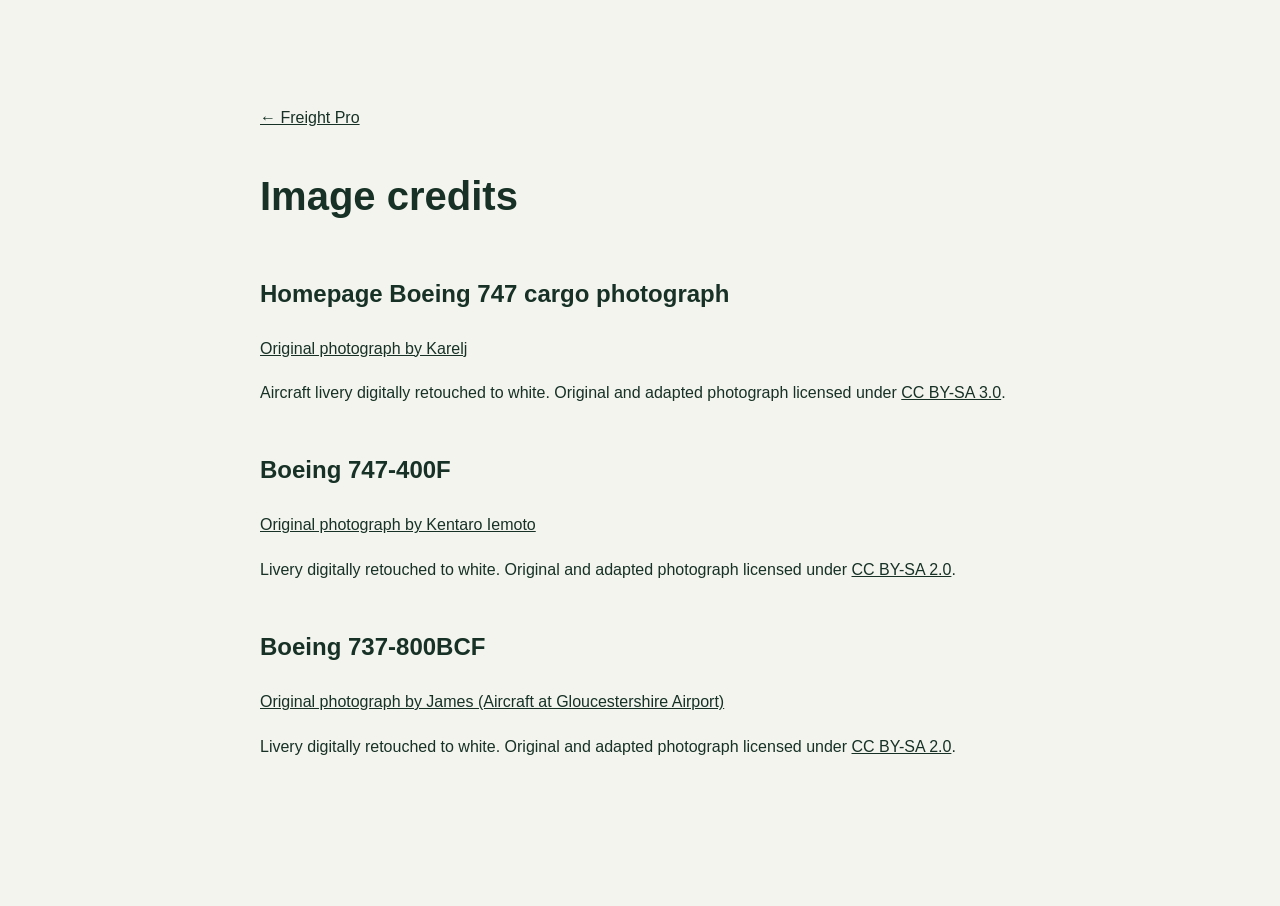
<file: photo-credits.html>
<!doctype html><html lang="en"><meta charset="utf-8"><meta name="viewport" content="width=device-width,initial-scale=1"><title>Image credits — Freight Pro</title><style>body{max-width:760px;margin:80px auto;padding:24px;font:16px/1.8 Arial;color:#173126;background:#f3f4ee}a{color:inherit}h1{font-size:40px}article{margin:40px 0}</style><a href="./">← Freight Pro</a><h1>Image credits</h1><article><h2>Homepage Boeing 747 cargo photograph</h2><a href="https://commons.wikimedia.org/wiki/File:Boeing_747-409F_Prague_airport_2015_3.jpg">Original photograph by Karelj</a><p>Aircraft livery digitally retouched to white. Original and adapted photograph licensed under <a href="https://creativecommons.org/licenses/by-sa/3.0/">CC BY-SA 3.0</a>.</p></article><article><h2>Boeing 747-400F</h2><a href="https://commons.wikimedia.org/wiki/File:Polar_Air_Cargo_B747-400F(N450PA)_(6537650499).jpg">Original photograph by Kentaro Iemoto</a><p>Livery digitally retouched to white. Original and adapted photograph licensed under <a href="https://creativecommons.org/licenses/by-sa/2.0/">CC BY-SA 2.0</a>.</p></article><article><h2>Boeing 737-800BCF</h2><a href="https://commons.wikimedia.org/wiki/File:G-NPTA_Boeing_737-86N_BCF_(West_Atlantic_UK)_at_East_Midlands_Airport.jpg">Original photograph by James (Aircraft at Gloucestershire Airport)</a><p>Livery digitally retouched to white. Original and adapted photograph licensed under <a href="https://creativecommons.org/licenses/by-sa/2.0/">CC BY-SA 2.0</a>.</p></article></html>
</file>
<file: style.css>
@font-face {
  font-family: 'DM Sans';
  font-style: normal;
  font-weight: 400;
  font-display: swap;
  src: url(assets/fonts/font-0.ttf) format('truetype');
}
@font-face {
  font-family: 'DM Sans';
  font-style: normal;
  font-weight: 500;
  font-display: swap;
  src: url(assets/fonts/font-1.ttf) format('truetype');
}
@font-face {
  font-family: 'DM Sans';
  font-style: normal;
  font-weight: 600;
  font-display: swap;
  src: url(assets/fonts/font-2.ttf) format('truetype');
}
@font-face {
  font-family: 'DM Sans';
  font-style: normal;
  font-weight: 700;
  font-display: swap;
  src: url(assets/fonts/font-3.ttf) format('truetype');
}
@font-face {
  font-family: 'Manrope';
  font-style: normal;
  font-weight: 400;
  font-display: swap;
  src: url(assets/fonts/font-4.ttf) format('truetype');
}
@font-face {
  font-family: 'Manrope';
  font-style: normal;
  font-weight: 500;
  font-display: swap;
  src: url(assets/fonts/font-5.ttf) format('truetype');
}
@font-face {
  font-family: 'Manrope';
  font-style: normal;
  font-weight: 600;
  font-display: swap;
  src: url(assets/fonts/font-6.ttf) format('truetype');
}
@font-face {
  font-family: 'Manrope';
  font-style: normal;
  font-weight: 700;
  font-display: swap;
  src: url(assets/fonts/font-7.ttf) format('truetype');
}
@font-face {
  font-family: 'Manrope';
  font-style: normal;
  font-weight: 800;
  font-display: swap;
  src: url(assets/fonts/font-8.ttf) format('truetype');
}
450;500;550;600;650;700&family=Manrope:wght@400;500;600;650;700;750;800&display=swap');
:root{--green:#006b35;--ink:#080a09;--muted:#6b746e;--paper:#f7f8f5;--line:#dce1da}*{box-sizing:border-box}html{scroll-behavior:smooth;scroll-padding-top:105px}body{margin:0;color:var(--ink);background:var(--paper);font-family:'DM Sans',Arial,sans-serif;-webkit-font-smoothing:antialiased}button,input,select,textarea{font:inherit}button,a{-webkit-tap-highlight-color:transparent}button{cursor:pointer}a{color:inherit;text-decoration:none}button{border:0}button:focus-visible,a:focus-visible,summary:focus-visible{outline:2px solid var(--green);outline-offset:5px}::selection{background:#c0dac8}header{height:110px;display:flex;align-items:center;justify-content:space-between;padding:0 4.2%;background:#f7f8f5f5;position:relative;z-index:10;border-bottom:1px solid #e7ebe5}.brand{display:block;width:300px}.brand img{width:100%;height:95px;object-fit:contain}nav{display:flex;gap:32px;font-size:13px}nav a{position:relative;padding:12px 0}nav a:after{content:'';position:absolute;bottom:4px;left:0;width:0;height:1px;background:var(--green);transition:width .3s}nav a:hover:after{width:100%}.nav-cta{background:var(--ink);color:white;padding:17px 22px;border-radius:3px;font-size:12px}.nav-cta span{margin-left:25px}.menu{display:none}.hero{height:720px;min-height:620px;position:relative;overflow:hidden;background:#e7ebe5;margin:0 18px;border-radius:4px}.hero-photo{position:absolute;inset:-2%;background:url('assets/hero.png') center 55%/cover;will-change:transform;transition:transform .9s ease-out}.hero-wash{position:absolute;inset:0;background:linear-gradient(90deg,rgba(244,246,238,.86),rgba(244,246,238,.60) 28%,transparent 62%)}.hero-content{position:relative;padding:82px 0 0 6%;width:60%;z-index:1}.eyebrow{font-size:10px;font-weight:650;letter-spacing:2px;line-height:1.6;display:flex;align-items:center;gap:10px;margin:0 0 30px}.eyebrow i,.hero-location i{width:6px;height:6px;border-radius:50%;background:var(--green);display:inline-block}.hero h1{font-family:Manrope,Arial,sans-serif;font-weight:500;font-size:clamp(54px,6.2vw,92px);line-height:1.05;letter-spacing:-5px;margin:0 0 28px}em{font-style:normal;color:var(--green)}.hero-description{font-size:15px;line-height:1.8;color:#48564c;margin:0 0 32px}.button{padding:19px 23px;display:inline-flex;gap:36px;align-items:center;justify-content:space-between;font-size:12px;font-weight:500;border-radius:2px;transition:background .25s,transform .25s}.button:hover{transform:translateY(-3px)}.green{background:var(--green);color:white}.green:hover{background:#004e27}.button span{font-size:20px}.hero-bottom{position:absolute;bottom:35px;left:6%;right:4%;display:flex;justify-content:space-between;align-items:center;font-size:9px;letter-spacing:1.5px}.explore{display:flex;align-items:center;gap:15px}.explore>span{width:35px;height:35px;border:1px solid #88968a;border-radius:50%;display:grid;place-items:center;font-size:17px}.hero-location{display:flex;gap:10px;align-items:center}.hero-location>span{opacity:.6;margin-left:20px}.frame-number{opacity:.6}.image-note{position:absolute;right:17px;top:30px;font-size:8px;letter-spacing:2px;writing-mode:vertical-rl;opacity:.55}.intro-strip{display:flex;justify-content:space-between;align-items:center;padding:36px 6%;gap:25px;border-bottom:1px solid var(--line)}.intro-strip>span:first-child{font-size:9px;letter-spacing:1px;line-height:1.8;color:#7b847d}.intro-strip b{font-weight:500;color:#2d3c31}.intro-strip p{font-size:13px}.strip-arrow{font-size:30px;color:var(--green)}.section{padding:115px 7%}.section-heading{display:grid;grid-template-columns:1fr 1.25fr;column-gap:8%}.section-heading .eyebrow{grid-column:1/-1}h2{font-family:Manrope,Arial,sans-serif;font-size:clamp(36px,4.2vw,64px);font-weight:500;line-height:1.12;letter-spacing:-2.7px;margin:0}h2 span{color:#8a938a}.section-heading>p:last-child{font-size:15px;color:var(--muted);line-height:1.85;max-width:390px;align-self:end;margin:0 0 4px}.services{margin-top:60px;border-top:1px solid var(--line)}details{border-bottom:1px solid var(--line)}summary{list-style:none;display:flex;align-items:center;gap:35px;padding:28px 0;cursor:pointer}summary::-webkit-details-marker{display:none}.service-no{font-size:11px;color:#7f8880}h3{font-weight:500}summary h3{font-size:27px;letter-spacing:-.8px;margin:0}.plus{margin-left:auto;font-size:27px;font-weight:400;color:var(--green);transition:transform .3s}details[open] .plus{transform:rotate(45deg)}.detail-body{padding:0 0 30px 52px;max-width:820px}.detail-body p{font-size:15px;line-height:1.8;color:var(--muted);max-width:650px;margin-top:0}.tags{display:flex;gap:10px;flex-wrap:wrap}.tags span{font-size:10px;border:1px solid var(--line);padding:8px 12px;border-radius:2px}.text-button{padding:0 0 7px;background:none;border-bottom:1px solid currentColor;color:var(--green);font-size:12px;margin-top:25px}.dark{background:#101b16;color:white}.dark h2 span{color:#7e9285}.aircraft-top{display:grid;grid-template-columns:1.4fr 1fr;gap:0 10%}.aircraft-top .eyebrow{grid-column:1/-1;color:#a2b2a6}.aircraft-top>p:last-child{font-size:13px;line-height:1.8;color:#a6b3aa;align-self:end}.aircraft-tabs{display:flex;margin-top:55px;border-bottom:1px solid #3b4941}.aircraft-tabs button{background:none;color:#99aaa0;border-bottom:2px solid transparent;padding:20px 15px 20px 0;text-align:left;flex:1;font-size:12px}.aircraft-tabs button span{margin-left:25px;opacity:0}.aircraft-tabs button[aria-selected=true]{color:white;border-color:#d50917}.aircraft-tabs button[aria-selected=true] span{opacity:1}.aircraft-panel{display:grid;grid-template-columns:1.3fr 1fr;gap:10%;padding-top:65px;min-height:370px}.aircraft-type>.eyebrow{margin-bottom:4px;font-size:9px;color:#97ac9e}.aircraft-name{font-family:Manrope,Arial,sans-serif;font-size:clamp(60px,9.5vw,145px);letter-spacing:-8px;line-height:1.2;color:#e9eee8;font-weight:500}.aircraft-line{height:2px;width:100%;display:block;background:linear-gradient(90deg,#006b35 0 70%,#d50917 70% 75%,#324237 75%);margin:20px 0}.aircraft-type>p{color:#9dae9f;font-size:13px;line-height:1.8;max-width:460px}.tiny{font-size:9px;letter-spacing:1.4px;color:#83988a}.capability h3{font-size:35px;letter-spacing:-1px;margin:15px 0}.capability>p{font-size:12px;color:#a5b3a9;margin-bottom:25px}.outline{border:1px solid #566b5c;color:white;background:transparent}.outline:hover{background:#28392e}.capability small{display:block;font-size:9px;color:#8a9d90;margin-top:18px}.network-layout{display:grid;grid-template-columns:1.5fr 1fr;gap:7%;margin-top:60px;align-items:center}.route-map svg{width:100%;display:block}.map-caption{font-size:8px;letter-spacing:1.4px;color:#899389;display:block;text-align:center;margin-top:15px}.region-buttons button{display:flex;justify-content:space-between;align-items:center;border-bottom:1px solid var(--line);padding:18px 0;background:none;width:100%;text-align:left;color:#7c857e;font-size:16px}.region-buttons button.active{color:var(--green)}.region-buttons span{opacity:0}.region-buttons button.active span{opacity:1}.region-info{min-height:125px;padding-top:25px}.region-info p{font-size:12px;line-height:1.8;color:var(--muted)}#route-lines path{opacity:.15;transition:opacity .4s,stroke-width .4s}#route-lines path.active{opacity:1;stroke-width:2.5;stroke-dasharray:6 5;animation:route 15s linear infinite}@keyframes route{to{stroke-dashoffset:-200}}.hub-pulse{transform-origin:340px 265px;animation:pulse 3s ease-in-out infinite}@keyframes pulse{50%{transform:scale(1.3);opacity:.05}}.about{display:grid;grid-template-columns:1fr 1.3fr;gap:9%;background:#e9eee7}.large-mark{font-family:Arial,sans-serif;font-style:italic;font-weight:800;font-size:250px;letter-spacing:-30px;color:#d2ddd0;display:block;position:relative;margin-top:20px}.large-mark span{font-size:130px;position:absolute;top:80px;left:120px;color:#c3d1c2}.about-content>p{font-size:14px;color:#67746a;line-height:1.9;max-width:510px;margin:30px 0}.principles{display:grid;grid-template-columns:1fr 1fr;gap:35px;border-top:1px solid #cbd5c8;padding-top:25px}.principles span{font-size:10px;color:#718373}.principles h4{font-size:13px;font-weight:500;margin:13px 0}.principles p{font-size:11px;color:#738071;line-height:1.8}.closing{padding-top:105px;padding-bottom:100px}.closing>div{display:flex;justify-content:space-between;align-items:center}.closing h2{font-size:clamp(55px,7vw,100px);letter-spacing:-5px}.round-cta{border-radius:50%;background:var(--green);color:white;width:135px;height:135px;font-size:65px;font-weight:400;transition:transform .4s,background .4s}.round-cta:hover{transform:rotate(45deg);background:#004d27}.closing>p:not(.eyebrow){color:var(--muted);font-size:14px;line-height:1.8;margin:28px 0 0}footer{background:#101b16;color:white;padding:55px 7% 25px}.footer-top{display:flex;align-items:center;justify-content:space-between;gap:30px;padding-bottom:45px}.footer-top img{width:300px;height:107px}.footer-top p,.footer-top>div{font-size:10px;line-height:1.9;letter-spacing:1px;color:#b9c3ba}.footer-top>div span{color:#809586;font-size:9px;letter-spacing:0}.back-top{font-size:11px}.footer-bottom{display:flex;justify-content:space-between;border-top:1px solid #34463a;padding-top:25px;color:#8ba091;font-size:9px;gap:20px}.skip{position:fixed;left:15px;top:-100px;background:white;padding:15px;z-index:100}.skip:focus{top:10px}.reveal{opacity:1;transform:none}.js-motion .reveal{opacity:0;transform:translateY(25px);transition:opacity .8s,transform .8s}.js-motion .reveal.visible{opacity:1;transform:none}dialog{border:0;border-radius:5px;background:var(--paper);color:var(--ink);padding:45px;width:min(660px,calc(100% - 28px));max-height:90dvh;overflow:auto}dialog::backdrop{background:#07180ed0;backdrop-filter:blur(9px)}dialog h2{font-size:43px;letter-spacing:-2px}dialog .eyebrow{margin-bottom:18px;font-size:9px}.close-dialog{position:absolute;right:20px;top:15px;font-size:28px;background:none}.form-note{font-size:11px;color:#778176;line-height:1.7;margin:20px 0}.form-grid{display:grid;grid-template-columns:1fr 1fr;gap:18px}label{display:block;font-size:11px;color:#485e4e;margin:0 0 16px}input,select,textarea{display:block;width:100%;background:white;border:1px solid #d6ded3;border-radius:2px;padding:13px 10px;margin-top:7px;color:#172b1e;min-height:44px;font-size:12px}input:focus,select:focus,textarea:focus{outline:2px solid #006b35;outline-offset:1px}.submit{width:100%;margin-top:8px}.success-icon{font-size:35px;background:#e1eadd;color:var(--green);border-radius:50%;width:70px;height:70px;display:grid;place-items:center;margin:30px 0}#enquiry-summary{line-height:1.8;color:#617364}.menu-open nav{display:flex}
@media(min-width:1600px){.hero{height:800px}.hero-content{padding-top:110px}body{max-width:1920px;margin:auto}}
@media(max-width:1100px){header{padding:0 4%;height:105px}nav{gap:20px}.nav-cta{display:none}.hero{height:660px}.hero-content{width:70%}.hero h1{letter-spacing:-3px}.hero-location>span{display:none}.section{padding:85px 6%}.footer-top{flex-wrap:wrap}.aircraft-tabs button span{margin-left:5px}.intro-strip{gap:15px}.intro-strip p{font-size:11px}}
@media(max-width:700px){html{scroll-padding-top:20px}header{height:87px;padding:0 22px}.brand{width:220px}.brand img{height:78px}.menu{display:block;background:none;font-size:23px;padding:10px}.menu-open nav{display:flex}nav{display:none;position:absolute;left:0;right:0;top:87px;background:var(--paper);padding:25px;flex-direction:column;box-shadow:0 20px 30px #0001;gap:10px}.hero{margin:0 8px;height:740px;min-height:0}.hero-photo{background-position:62% bottom;background-size:auto 76%;background-repeat:no-repeat;background-color:#e3e8e1}.hero-wash{background:linear-gradient(180deg,#eef0e8 0%,#eef0e8ee 24%,#eef0e822 58%,transparent 80%)}.hero-content{padding:42px 22px 0;width:100%}.eyebrow{font-size:8px;letter-spacing:1.5px;margin-bottom:23px}.hero h1{font-size:54px;letter-spacing:-3px;line-height:1.08}.hero-description{font-size:12px;margin-bottom:23px}.button{padding:15px 18px;font-size:11px;gap:23px}.hero-bottom{left:22px;right:22px;bottom:24px}.hero-location{font-size:7px;letter-spacing:.8px}.hero-location i{display:none}.explore{font-size:7px;letter-spacing:1px;gap:8px}.frame-number,.image-note{display:none}.intro-strip{display:grid;grid-template-columns:1fr 1fr;padding:25px 30px;gap:8px 20px}.intro-strip>span:first-child{font-size:8px}.intro-strip p{font-size:10px;margin:7px 0}.strip-arrow{display:none}.section{padding:65px 28px}.section-heading{display:block}h2{font-size:39px;letter-spacing:-2px}.section-heading>p:last-child{font-size:13px;margin-top:25px;max-width:none}.services{margin-top:35px}summary{gap:15px;padding:23px 0}summary h3{font-size:20px;letter-spacing:-.6px}.service-no{font-size:9px}.detail-body{padding-left:28px}.detail-body p{font-size:12px}.tags{gap:6px}.tags span{font-size:9px;padding:6px 8px}.aircraft-top{display:block}.aircraft-top>p:last-child{margin-top:25px;font-size:12px}.aircraft-tabs{display:grid;grid-template-columns:1fr 1fr;margin-top:30px;border:0;gap:0 15px}.aircraft-tabs button{font-size:10px;border-bottom:1px solid #394d40;padding:17px 0}.aircraft-panel{display:block;padding-top:35px;min-height:580px}.aircraft-name{font-size:85px;letter-spacing:-5px}.aircraft-type>p{font-size:12px}.capability{margin-top:35px}.capability h3{font-size:27px}.network-layout{display:flex;flex-direction:column;margin-top:30px;gap:25px}.route-map{width:calc(100% + 25px)}.region-selector{width:100%}.region-buttons button{font-size:14px;padding:16px 0}.region-info{min-height:115px}.about{display:block}.large-mark{display:none}.about-content>p{font-size:13px}.principles{gap:22px}.closing h2{font-size:52px;letter-spacing:-3px}.round-cta{width:65px;height:65px;font-size:35px;flex-shrink:0}.closing>div{gap:8px}.closing>p:not(.eyebrow){font-size:12px}footer{padding:35px 28px 25px}.footer-top{display:grid;grid-template-columns:1fr 1fr;gap:20px;padding-bottom:30px}.footer-top>a:first-child{grid-column:1/-1}.footer-top img{width:260px;height:auto}.footer-top p,.footer-top>div{font-size:8px}.back-top{font-size:10px}.footer-bottom{flex-direction:column;font-size:8px;line-height:1.6;gap:10px}dialog{padding:35px 24px}dialog h2{font-size:35px}.form-grid{gap:8px 13px}.form-grid label{font-size:10px}input,select{font-size:11px}#success-view{padding:10px 0}}
@media(prefers-reduced-motion:reduce){html{scroll-behavior:auto}*,*:before,*:after{animation:none!important;transition:none!important}.js-motion .reveal{opacity:1;transform:none}.hero-photo{transform:none!important}}

.about-symbol{display:block;width:85%;max-width:370px;margin-top:75px;opacity:.12}@media(max-width:700px){.about-symbol{display:none}}
/* Scroll-driven flight sequence */
.flight-sequence{height:1250px;position:relative}.flight-sequence .hero{position:sticky;top:0;height:min(850px,100svh);min-height:650px}.hero-photo{background:radial-gradient(ellipse at 70% 35%,#c4d0c9 0,transparent 60%),radial-gradient(ellipse at 35% 90%,#fff 0,transparent 55%),linear-gradient(140deg,#eeeee5,#d6ded5 60%,#aebeb4);inset:0}.hero-wash{background:linear-gradient(90deg,#f1f2e8b3,transparent 70%)}.hero-plane{position:absolute;width:82%;right:-13%;top:10%;height:auto;pointer-events:none;will-change:transform;z-index:0;transition:transform .15s linear;filter:drop-shadow(0 35px 25px #203b1912)}.hero-content{z-index:2;will-change:transform,opacity}.hero-bottom{z-index:3}.flight-progress{position:absolute;bottom:0;left:0;right:0;height:3px;background:#ffffff40;z-index:5}.flight-progress span{display:block;height:100%;background:var(--green);transform-origin:left;transform:scaleX(var(--flight-progress,0))}.route-map{position:relative}.map-points{position:absolute;inset:0 0 30px}.map-points button{position:absolute;left:var(--x);top:var(--y);width:38px;height:38px;border:1px solid transparent;border-radius:50%;transform:translate(-50%,-50%);background:transparent;transition:background .3s,border .3s}.map-points button:hover,.map-points button.selected{background:#006b3515;border-color:#006b3570}.map-points button.selected:after{content:'';position:absolute;inset:9px;border:1px solid #006b35;border-radius:50%;animation:pulse 2s ease-in-out infinite}.aircraft{position:relative;overflow:hidden}.aircraft:before{content:'';position:absolute;top:0;left:0;right:0;height:3px;background:linear-gradient(90deg,#006b35,#d50917 45%,transparent);opacity:.7}.section-heading.visible h2,.aircraft-top.visible h2{animation:headline-in 1s both}@keyframes headline-in{from{clip-path:inset(100% 0 0);transform:translateY(25px)}to{clip-path:inset(0);transform:translateY(0)}}
@media(max-width:700px){.flight-sequence{height:1050px}.flight-sequence .hero{height:800px;min-height:700px;max-height:100svh}.hero-plane{width:155%;right:-60%;top:38%}.hero-photo{background:radial-gradient(ellipse at 70% 70%,#b7c7bc,transparent 70%),linear-gradient(#eef0e8,#d4dfd2)}.hero-content{padding-top:42px}.hero-bottom{bottom:24px}.map-points{bottom:28px}}
@media(prefers-reduced-motion:reduce){.flight-sequence{height:auto}.flight-sequence .hero{position:relative}.hero-plane{transform:none!important}.hero-content{transform:none!important;opacity:1!important}.section-heading.visible h2,.aircraft-top.visible h2{animation:none}}
/* Refined editorial direction */
:root{--paper:#f5f4ef;--muted:#69736d;--line:#d8dcd4}header{background:var(--paper);height:116px;padding:0 6%;border-bottom:0}nav{gap:34px;font-size:12px}.nav-cta{background:transparent;color:var(--ink);border-bottom:1px solid #839489;border-radius:0;padding:14px 0}.flight-sequence{height:auto}.flight-sequence .hero{position:relative;top:auto;height:740px;min-height:0;margin:0;border-radius:0;isolation:isolate}.hero-photo{background:radial-gradient(ellipse at 78% 25%,#e5eae3 0,transparent 55%),linear-gradient(115deg,#f5f4ef 12%,#e4e8df 65%,#d0dcd1)}.hero-wash{background:linear-gradient(90deg,#f5f4ef 0%,#f5f4eff2 25%,#f5f4ef00 58%);z-index:1}.hero-plane{width:76%;right:-6%;top:-13%;filter:drop-shadow(0 24px 22px #1938260d);transition:none;z-index:0}.hero-content{padding:115px 0 0 6%;width:80%;transform:none!important;opacity:1!important}.hero .eyebrow{font-size:9px;letter-spacing:2.6px;margin-bottom:38px}.hero h1{font-size:clamp(52px,5.15vw,80px);font-weight:450;line-height:1.12;letter-spacing:-4px;max-width:850px}.hero h1 em{font-family:Georgia,'Times New Roman',serif;font-style:italic;font-weight:400;letter-spacing:-3px}.hero-description{font-size:13px;line-height:1.9;margin-top:30px;max-width:340px}.hero .button{background:var(--ink);padding:19px 24px;min-width:230px}.hero .button:hover{background:var(--green);transform:none}.hero-bottom{bottom:38px;left:6%;right:6%;font-size:8px;letter-spacing:1.6px}.hero-location{margin-left:auto;margin-right:50px}.flight-progress{display:none}.image-note{top:35px;font-size:7px;right:25px;opacity:.4}.intro-strip{padding:34px 6%;background:#f5f4ef;border-top:1px solid #d1d8ce}.intro-strip p{font-size:11px;letter-spacing:.3px}.section{padding-top:130px;padding-bottom:130px}h2{font-weight:450;letter-spacing:-2.5px}.section-heading h2 span,.aircraft-top h2 span{font-family:Georgia,'Times New Roman',serif;font-style:italic;letter-spacing:-1.9px;color:#65776a}.section-heading>p:last-child{font-size:14px}.services{margin-top:75px}summary{padding:34px 0}summary h3{font-size:29px;font-weight:400}.tags span{border:0;border-right:1px solid var(--line);padding:2px 15px 2px 0;border-radius:0}.dark{background:#101a15}.aircraft:before{display:none}.aircraft-top h2 span{color:#98ab9b}.aircraft-name{font-weight:400;letter-spacing:-7px}.aircraft-line{height:1px;background:#516451}.aircraft-tabs button[aria-selected=true]{border-color:#a5b6a4}.about{background:#e8ece3}.about-symbol{opacity:.08}.closing{border-top:1px solid var(--line)}.round-cta{background:transparent;border:1px solid #a2b09e;color:var(--green);width:125px;height:125px;font-size:50px}.round-cta:hover{transform:translate(4px,-4px);color:white}.button:hover{transform:none}.js-motion .reveal{transform:translateY(12px);transition:opacity 1.1s,transform 1.1s}.section-heading.visible h2,.aircraft-top.visible h2{animation:none}#route-lines path.active{stroke-width:1.6;animation-duration:30s}.hub-pulse{animation:none}.map-points button.selected:after{animation:none}footer{padding-top:65px}
@media(min-width:1600px){.flight-sequence .hero{height:820px}.hero-plane{top:-18%}.hero-content{padding-top:150px}}
@media(max-width:1100px) and (min-width:701px){.hero-plane{width:90%;right:-22%;top:0}.hero h1{font-size:64px}.hero-wash{background:linear-gradient(90deg,#f5f4ef,#f5f4efb0 40%,transparent 75%)}}
@media(max-width:700px){header{height:96px;padding:0 25px}.brand{width:220px}.flight-sequence .hero{height:800px;max-height:none;margin:0;min-height:0}.hero-content{padding:50px 26px 0;width:100%}.hero .eyebrow{font-size:7px;letter-spacing:1.7px;margin-bottom:25px}.hero h1{font-size:43px;letter-spacing:-2.3px;line-height:1.13}.hero h1 em{letter-spacing:-1.8px}.hero-description{font-size:11px;margin-top:22px}.hero .button{padding:15px 18px;min-width:210px}.hero-plane{width:123%;right:-21%;top:37%;filter:none}.hero-wash{background:linear-gradient(180deg,#f5f4ef 0%,#f5f4ef 36%,#f5f4ef00 59%)}.hero-photo{background:linear-gradient(150deg,#f5f4ef 20%,#e0e6dc)}.hero-bottom{bottom:27px;left:26px;right:26px}.hero-location{margin:0;font-size:6px}.hero .image-note{display:none}.intro-strip{padding:25px 28px}.section{padding:75px 28px}.services{margin-top:40px}summary{padding:27px 0}summary h3{font-size:20px}.round-cta{width:65px;height:65px;font-size:30px}.section-heading h2 span,.aircraft-top h2 span{letter-spacing:-1.5px}.closing h2{font-size:49px}.hero .explore{font-size:6px}}
@media(min-width:1101px){.hero-plane{width:72%;right:-9%;top:-10%}.hero-wash{background:linear-gradient(90deg,#f5f4ef 0%,#f5f4eff5 29%,#f5f4ef90 42%,transparent 62%)}}
@media(max-width:700px){.hero-plane{top:29%}.flight-sequence .hero{height:745px}.hero-wash{background:linear-gradient(180deg,#f5f4ef 0%,#f5f4ef 35%,#f5f4ef00 59%)}}
/* Cinematic arrival and chapter transitions */
#welcome{width:100vw;max-width:none;height:100dvh;max-height:none;margin:0;border:0;border-radius:0;padding:60px 8%;background:#101c16;color:#f5f4ef;overflow:hidden;display:none;flex-direction:column;align-items:center;justify-content:center;text-align:center;isolation:isolate;transition:clip-path .85s cubic-bezier(.76,0,.24,1),opacity .85s;clip-path:inset(0)}#welcome[open]{display:flex}#welcome::backdrop{background:#101c16}#welcome.departing{clip-path:inset(0 0 100%);opacity:.7}#welcome>.eyebrow{position:absolute;top:45px;left:0;right:0;justify-content:center;font-size:8px;color:#91a194}#welcome img{width:300px;height:110px;object-fit:contain;margin-bottom:16px}.welcome-caption{font-size:8px;letter-spacing:3px;color:#9caf9e}#welcome h2{font-size:clamp(32px,4.5vw,64px);line-height:1.2;margin:40px 0}#welcome h2 em{font-family:Georgia,serif;font-style:italic;color:#c6d6c4}#enter-site{background:transparent;border:1px solid #718675;color:white;min-width:230px;padding:20px 25px}#enter-site:hover{background:#23432e}.welcome-foot{position:absolute;bottom:35px;font-size:8px;letter-spacing:2px;color:#91a194}.welcome-orbit{position:absolute;width:80vw;height:80vw;border:1px solid #657c6020;border-radius:50%;z-index:-1;transform:rotateX(50deg) rotate(-20deg)}.welcome-orbit:after{content:'';position:absolute;inset:40px;border:1px solid #657c6020;border-radius:50%}.flight-sequence{height:calc(100svh + 320px)}.flight-sequence .hero{position:sticky;top:0;height:100svh;max-height:950px;min-height:700px}.hero-plane{transition:none;transform-origin:70% 40%}.hero-content{opacity:calc(1 - var(--journey,0)*.3)!important}.intro-strip{position:relative;z-index:4;background:var(--paper);border-radius:18px 18px 0 0;margin-top:-18px}.chapter{clip-path:inset(25px 0 0);transition:clip-path 1.2s cubic-bezier(.22,1,.36,1)}.chapter.chapter-visible{clip-path:inset(0)}.aircraft{border-radius:24px 24px 0 0}.network{position:relative;background:var(--paper);border-radius:24px 24px 0 0;margin-top:-18px;z-index:1}.hero-content.arrived{animation:arrive 1.3s both}@keyframes arrive{from{opacity:0;transform:translateY(22px)}to{opacity:1;transform:translateY(0)}}
@media(max-width:700px){.flight-sequence{height:1050px}.flight-sequence .hero{height:800px;min-height:745px;max-height:none}.hero-plane{top:26%;width:123%;right:-21%}#welcome{padding:35px 26px}#welcome h2{font-size:34px;letter-spacing:-1.5px}#welcome img{width:270px}.welcome-foot{font-size:6px}.hero-content{padding-top:45px}}
@media(prefers-reduced-motion:reduce){.flight-sequence{height:auto}.flight-sequence .hero{position:relative}.chapter{clip-path:none}#welcome{transition:none}.hero-content{opacity:1!important}}
/* Persistent navigation */
:root{--header-height:116px}header{position:sticky;top:0;z-index:30;height:var(--header-height);background:rgba(245,244,239,.96);backdrop-filter:blur(18px);-webkit-backdrop-filter:blur(18px);border-bottom:1px solid #d8dcd480}html{scroll-padding-top:calc(var(--header-height) + 24px)}.flight-sequence .hero{top:var(--header-height);height:calc(100svh - var(--header-height));min-height:620px}nav{z-index:31}@media(max-width:700px){:root{--header-height:96px}.menu-open nav{top:var(--header-height)}.flight-sequence .hero{height:745px;min-height:0}}@media(prefers-reduced-motion:reduce){.flight-sequence .hero{top:auto}}
/* Readable market descriptions */
.region-info{padding-top:30px;min-height:155px}.region-info .tiny{display:block;color:#006b35;font-size:11px;font-weight:650;letter-spacing:1.3px;line-height:1.7}.region-info p{font-size:16px;font-weight:500;line-height:1.85;color:#263d30;margin:15px 0 0;max-width:520px}@media(max-width:700px){.region-info{padding-top:24px;min-height:145px}.region-info .tiny{font-size:10px}.region-info p{font-size:14px;line-height:1.8}}
/* Brand mark retains its original colours */
.about-symbol{opacity:1;width:65%;max-width:285px;height:auto;margin-top:65px}@media(max-width:700px){.about-symbol{display:none}}
/* Balanced alignment of the brand mark and company statement */
.about-label{display:flex;flex-direction:column;align-items:center;align-self:stretch}.about-label>.eyebrow{align-self:flex-start;margin-bottom:0}.about-symbol{display:block;width:65%;max-width:285px;height:auto;margin:auto;transform:none;object-fit:contain}@media(max-width:700px){.about-label{display:block}.about-label>.eyebrow{margin-bottom:30px}.about-symbol{display:none}}
/* Aviation-led editorial system */
.hero h1{font-weight:600;letter-spacing:-4.6px;line-height:1.04;font-size:clamp(54px,5.7vw,86px)}.hero h1 em{font-family:inherit;font-style:normal;font-weight:500;letter-spacing:inherit}.hero-content{padding-top:100px}.hero-description{max-width:415px;font-size:14px;line-height:1.85}.hero .eyebrow{letter-spacing:1.8px;font-weight:650}.image-note,.frame-number{display:none}.hero-plane{right:-12%;width:75%;top:-9%}.hero-wash{background:linear-gradient(90deg,#f5f4ef 0%,#f5f4eff7 27%,#f5f4ef80 42%,transparent 65%)}.hero-bottom .hero-location{margin-right:0}.section-heading h2 span,.aircraft-top h2 span{font-family:inherit;font-style:normal;letter-spacing:inherit}.eyebrow{letter-spacing:1.5px;font-size:10px}.expertise{display:grid;grid-template-columns:.9fr 1.3fr;gap:8%;align-items:start}.expertise .section-heading{display:block}.expertise .section-heading>p:last-child{margin-top:30px;max-width:330px;line-height:1.9}.expertise .services{margin-top:0}.expertise h2{font-size:46px;line-height:1.12}.expertise h2 span{color:#006b35}.expertise summary{gap:18px;padding:28px 0}.expertise summary h3{font-size:23px}.expertise .detail-body{padding-left:35px}.expertise .detail-body p{font-size:14px}.service-no{color:#006b35;font-size:10px}.tags{gap:14px}.tags span{font-size:10px;color:#536459}.text-button{font-size:12px;font-weight:600}.aircraft-top{grid-template-columns:1.4fr 1fr}.aircraft-top h2{font-size:56px}.aircraft-top h2 span{color:#b1c4b4}.aircraft-tabs{margin-top:65px}.aircraft-tabs button{font-size:14px}.aircraft-panel{padding-top:55px}.aircraft-name{font-weight:600;font-size:clamp(80px,11vw,160px);letter-spacing:-7px}.aircraft-type>p{font-size:14px}.network .section-heading{grid-template-columns:1.3fr 1fr;gap:5%}.network h2{font-size:50px}.network h2 span{color:#526558}.region-buttons button{font-size:18px;color:#3e5044}.region-buttons button.active{font-weight:650}.network-layout{gap:8%}.about{grid-template-columns:1fr 1.15fr;gap:8%}.about-symbol{width:88%;max-width:420px;margin:auto}.about-content h2{font-size:51px;letter-spacing:-2.7px}.about-content>p{font-size:15px;color:#425749}.principles h4{font-size:15px}.principles p{font-size:12px;color:#4f6455}.about-label>.eyebrow{font-size:10px}.closing h2{font-size:clamp(48px,6.7vw,94px);font-weight:500;letter-spacing:-4px}.closing{background:#f5f4ef}.closing .round-cta{border:0;border-radius:0;background:#006b35;color:white;width:105px;height:105px}.closing .round-cta:hover{background:#004c25;transform:translate(3px,-3px)}.closing>p:not(.eyebrow){font-size:15px;color:#425749}#welcome h2 em{font-family:inherit;font-style:normal}#welcome h2{font-weight:500;letter-spacing:-2px}.welcome-orbit{display:none}.chapter{clip-path:none}.aircraft,.network,.intro-strip{border-radius:0}.section-heading h2{font-weight:500}
@media(max-width:1100px){.expertise{gap:5%}.expertise h2{font-size:38px}.expertise summary h3{font-size:20px}.about-content h2{font-size:42px}.network h2{font-size:42px}}
@media(max-width:700px){.hero h1{font-size:45px;letter-spacing:-2.5px}.hero-content{padding:43px 26px 0}.hero-description{font-size:12px;max-width:310px}.hero-plane{top:31%;width:128%;right:-24%}.hero-wash{background:linear-gradient(#f5f4ef 0%,#f5f4ef 32%,#f5f4ef00 60%)}.expertise{display:block}.expertise .services{margin-top:38px}.expertise .section-heading>p:last-child{max-width:none;margin-top:22px}.expertise h2,.network h2,.aircraft-top h2{font-size:38px}.expertise summary h3{font-size:20px}.expertise .detail-body p{font-size:13px}.about-content h2{font-size:38px}.about-symbol{display:none}.closing h2{font-size:43px;letter-spacing:-2px}.closing .round-cta{width:60px;height:60px}.aircraft-tabs button{font-size:11px}.region-buttons button{font-size:16px}.aircraft-type>p{font-size:12px}.closing>p:not(.eyebrow){font-size:13px}.about-content>p{font-size:14px}}
/* Interaction polish */
button,a,summary{touch-action:manipulation}button,a{transition:color .3s ease,background-color .3s ease,border-color .3s ease,box-shadow .3s ease}.button,.nav-cta,.text-button{position:relative}.button span,.nav-cta span{transition:transform .4s cubic-bezier(.22,1,.36,1)}.button:hover span,.nav-cta:hover span{transform:translate(3px,-3px)}.text-button:hover{color:#003e20}.text-button{transition:color .3s,border-color .3s,padding .3s}.text-button:hover{padding-right:8px}.services details{transition:background-color .4s}.services details:hover{background:#006b3504}.services summary h3{transition:color .35s}.services summary:hover h3{color:#006b35}.region-buttons button{transition:color .35s,padding .45s,border-color .35s}.region-buttons button:hover,.region-buttons button.active{padding-left:12px;border-bottom-color:#7c9c84}.region-buttons button span{transition:opacity .35s,transform .4s}.region-buttons button:hover span{opacity:1;transform:translate(2px,-2px)}.aircraft-tabs button{transition:color .35s,background .35s,border-color .4s}.aircraft-tabs button:hover{color:white;background:#ffffff05}.map-points button{transition:background .4s,border-color .4s,box-shadow .4s}.map-points button:hover{box-shadow:0 0 0 7px #006b3507}input,select,textarea{transition:border-color .3s,background-color .3s,box-shadow .3s}input:focus,select:focus,textarea:focus{box-shadow:0 0 0 3px #006b350b;background:#fcfdf9}dialog[open]{animation:dialog-reveal .45s cubic-bezier(.22,1,.36,1)}dialog::backdrop{animation:backdrop-reveal .35s ease}@keyframes dialog-reveal{from{opacity:0;transform:translateY(20px)}to{opacity:1;transform:translateY(0)}}@keyframes backdrop-reveal{from{opacity:0}to{opacity:1}}#welcome[open]{animation:backdrop-reveal .7s ease}#welcome>img{animation:dialog-reveal 1s .1s both}#welcome>h2{animation:dialog-reveal 1s .25s both}#welcome>#enter-site{animation:dialog-reveal 1s .4s both}.menu-open nav{animation:dialog-reveal .35s ease}.footer-top a:hover{color:#d0e1cf}.js-motion .reveal{transition:opacity .9s cubic-bezier(.22,1,.36,1),transform .9s cubic-bezier(.22,1,.36,1)}
/* A direct, quieter visual hierarchy */
.hero{border-bottom:1px solid #cbd4c8}.hero h1{font-size:clamp(52px,5.4vw,82px);font-weight:550}.intro-strip{padding-top:28px;padding-bottom:28px}.intro-strip .strip-arrow{display:none}.section-heading h2{letter-spacing:-2px}.expertise{padding-top:110px;padding-bottom:110px}.services .tags span{border:0;padding:0}.services .tags span:before{content:'—';margin-right:7px;color:#91a38f}.section-heading>.eyebrow,.aircraft-top>.eyebrow{color:#006b35}.aircraft-top>.eyebrow{color:#a9c4ae}.aircraft{background:#0c1d14}.aircraft-top h2{font-weight:450}.network{padding-top:110px;padding-bottom:100px}.network .section-heading>p:last-child{font-size:15px}.about{background:#e4e9de}.about-content h2{font-weight:450}.about-label>.eyebrow{color:#52654f}.closing{padding-top:100px;padding-bottom:100px}.closing .text-button{font-size:14px}.principles{gap:30px}.region-info p{font-weight:450}.service-no{letter-spacing:1px}
@media(max-width:700px){.hero h1{font-size:44px}.expertise,.network{padding-top:70px;padding-bottom:70px}.closing{padding-top:70px;padding-bottom:70px}.network .section-heading>p:last-child{font-size:13px}.region-buttons button:hover,.region-buttons button.active{padding-left:7px}}
@media(prefers-reduced-motion:reduce){dialog[open],dialog::backdrop,#welcome>*{animation:none!important}button,a,summary,input,textarea,select{transition:none!important}}
/* Keep accordion content stable while the outer panel changes height. */
.services details{overflow-anchor:none}.services details.is-collapsing .plus{transform:rotate(0)}.services details .detail-body{opacity:1;will-change:auto}.services details[open] .detail-body{display:block}
/* Translucent glass surfaces */
:root{--glass-light:rgba(255,255,255,.34);--glass-border:rgba(255,255,255,.72);--glass-shadow:0 8px 26px rgba(21,45,29,.07),inset 0 1px 0 rgba(255,255,255,.8)}
header{background:rgba(245,244,239,.72);backdrop-filter:blur(28px) saturate(145%);-webkit-backdrop-filter:blur(28px) saturate(145%);border-bottom:1px solid rgba(255,255,255,.65);box-shadow:0 4px 24px #152d1d04}
.hero .button,.closing .round-cta{background:rgba(255,255,255,.25);color:#103e26;border:1px solid var(--glass-border);border-radius:14px;backdrop-filter:blur(20px) saturate(145%);-webkit-backdrop-filter:blur(20px) saturate(145%);box-shadow:var(--glass-shadow);transition:background .35s,box-shadow .35s,border-color .35s,color .35s}
.hero .button:hover,.closing .round-cta:hover{background:rgba(255,255,255,.49);color:#004d28;border-color:rgba(255,255,255,.95);box-shadow:0 12px 32px #153d2410,inset 0 1px 0 #fff}
.hero .button{font-weight:600}.hero .button:active{background:rgba(226,239,226,.5)}
.nav-cta{background:rgba(255,255,255,.25);border:1px solid rgba(255,255,255,.7);border-radius:12px;padding:14px 19px;box-shadow:inset 0 1px 0 #ffffffa0;backdrop-filter:blur(15px);-webkit-backdrop-filter:blur(15px)}.nav-cta:hover{background:#ffffff75}
.explore>span{border-color:#ffffffb0;background:#ffffff38;backdrop-filter:blur(12px);-webkit-backdrop-filter:blur(12px);box-shadow:inset 0 1px 0 #ffffffb0;transition:background .3s}.explore:hover>span{background:#ffffff85}
#request-dialog{background:rgba(248,250,245,.86);backdrop-filter:blur(32px) saturate(135%);-webkit-backdrop-filter:blur(32px) saturate(135%);border:1px solid #ffffffb0;border-radius:22px;box-shadow:0 30px 100px #06190d38,inset 0 1px 0 white}#request-dialog::backdrop{background:#0b211672;backdrop-filter:blur(8px);-webkit-backdrop-filter:blur(8px)}
#request-dialog input,#request-dialog select,#request-dialog textarea{background:#ffffff55;border-color:#ffffffc0;border-radius:9px;box-shadow:inset 0 1px 3px #21462904}#request-dialog input:focus,#request-dialog select:focus,#request-dialog textarea:focus{background:#ffffff90;outline:1px solid #006b3570}
#request-dialog .green{background:rgba(0,107,53,.85);border:1px solid #ffffff45;border-radius:10px;box-shadow:inset 0 1px 0 #ffffff25;color:white}#request-dialog .green:hover{background:rgba(0,90,44,.94)}.close-dialog{width:36px;height:36px;border:1px solid #ffffffb0;border-radius:50%;background:#ffffff45;box-shadow:inset 0 1px 0 #fff;color:#234730}
.outline{border:1px solid #ffffff35;background:#ffffff09;border-radius:12px;backdrop-filter:blur(18px);-webkit-backdrop-filter:blur(18px);box-shadow:inset 0 1px 0 #ffffff12}.outline:hover{background:#ffffff16;border-color:#ffffff60}
#enter-site{background:rgba(255,255,255,.07);border:1px solid #ffffff35;border-radius:14px;box-shadow:inset 0 1px 0 #ffffff28,0 10px 30px #00000015;backdrop-filter:blur(20px);-webkit-backdrop-filter:blur(20px)}#enter-site:hover{background:#ffffff16;border-color:#ffffff65}
button:focus-visible,a:focus-visible{outline:2px solid #006b35;outline-offset:5px}.dark button:focus-visible,#welcome button:focus-visible{outline-color:#b9d0bc}
@media(max-width:700px){.menu-open nav{background:#f5f4efe8;backdrop-filter:blur(25px);-webkit-backdrop-filter:blur(25px);border:1px solid #ffffffa0;border-radius:0 0 18px 18px}.menu{border:1px solid #ffffffa0;border-radius:10px;background:#ffffff30}.closing .round-cta{border-radius:14px}}
@supports not (backdrop-filter:blur(1px)){header{background:#f5f4eff2}.hero .button{background:#ffffffd9}#request-dialog{background:#f5f7f1}.outline{background:#243c2c}}
@media(prefers-reduced-transparency:reduce){header{background:#f5f4ef}.hero .button,.closing .round-cta{background:#edf2e9}#request-dialog{background:#f5f7f1}.outline,#enter-site{background:#243c2c}}
/* Glass with light that follows the pointer */
header nav{font-size:16px;gap:36px;font-weight:500}.hero .button,.nav-cta,.outline,#enter-site,.closing .round-cta{--mx:0px;--my:0px;--shine-x:50%;--shine-y:0%;background-image:radial-gradient(ellipse at var(--shine-x) var(--shine-y),#ffffff6b 0%,#ffffff0a 60%);background-color:rgba(255,255,255,.13);border:1px solid #ffffffb8;box-shadow:inset 0 1px 1px #ffffffed,inset 0 -1px 1px #ffffff40,0 8px 28px #1738220d;backdrop-filter:blur(25px) saturate(165%);-webkit-backdrop-filter:blur(25px) saturate(165%);transform:translate3d(var(--mx),var(--my),0);transition:transform .65s cubic-bezier(.22,1,.36,1),background-color .5s,box-shadow .5s,border-color .5s;will-change:transform}.hero .button:hover,.nav-cta:hover,.closing .round-cta:hover{background-color:rgba(255,255,255,.23);transform:translate3d(var(--mx),calc(var(--my) - 4px),0);box-shadow:inset 0 1px 2px #fff,inset 0 -1px 2px #ffffff50,0 15px 38px #17382214}.outline,#enter-site{background-color:#ffffff08;border-color:#ffffff58}.outline:hover,#enter-site:hover{background-color:#ffffff18;transform:translate3d(var(--mx),calc(var(--my) - 4px),0);box-shadow:inset 0 1px 1px #ffffff90,0 12px 30px #00000018}.button span,.nav-cta span{transition:transform .65s cubic-bezier(.22,1,.36,1)}.button:hover span,.nav-cta:hover span{transform:translate(4px,-4px)}
.map-stage{position:relative;width:100%;aspect-ratio:680/450}.map-stage svg{width:100%;height:100%;display:block}.map-stage .map-points{position:absolute;inset:0;pointer-events:none}.map-stage .map-points button{pointer-events:auto;width:44px;height:44px;z-index:2;cursor:pointer}.map-stage .map-points button:before{content:'';position:absolute;inset:18px;border-radius:50%;background:#006b35}.map-stage .map-points button.selected:before{background:#006b35;box-shadow:0 0 0 4px #006b3515}.map-stage .map-points button:focus-visible{outline:2px solid #006b35;outline-offset:1px}.map-stage .map-points button:hover{background:#006b3515}.map-caption{margin-top:18px}.map-stage svg{pointer-events:none}
@media(max-width:1100px) and (min-width:701px){header nav{font-size:14px;gap:23px}}
@media(max-width:700px){header nav{font-size:18px;gap:14px}.hero .button:hover,.nav-cta:hover,.outline:hover,#enter-site:hover,.closing .round-cta:hover{transform:none}.map-stage .map-points{inset:0}}
@media(prefers-reduced-motion:reduce){.hero .button,.nav-cta,.outline,#enter-site,.closing .round-cta{transform:none!important;transition:none!important}}
/* The backdrop must reveal the page while the opening curtain leaves. */
#welcome::backdrop{background:transparent;backdrop-filter:none;-webkit-backdrop-filter:none;animation:none}#welcome{transition:none;clip-path:none;transform-origin:top;will-change:transform}#welcome.departing{clip-path:none;opacity:1}.hero-content.arrived{animation:none}
/* Mobile and touch layout */
img,svg{max-width:100%}.hero-plane{max-width:none}.form-grid>*{min-width:0}input,select,textarea{min-width:0}body{overflow-x:clip}button{min-height:44px}summary{min-height:56px}.map-points button{min-height:44px}
@media(max-width:900px){:root{--header-height:90px}header{height:90px;padding:0 24px}.brand{width:230px}.brand img{height:80px}.nav-cta{display:none}.menu{display:block;width:44px;height:44px;background:#ffffff55;border:1px solid #ffffffa0;border-radius:10px;font-size:22px}header nav{display:none;position:absolute;left:14px;right:14px;top:90px;padding:20px 25px;flex-direction:column;background:#f5f4eff2;border:1px solid white;border-radius:0 0 16px 16px;backdrop-filter:blur(24px);-webkit-backdrop-filter:blur(24px);box-shadow:0 20px 30px #1738220c;font-size:18px;gap:6px}.menu-open nav{display:flex;top:90px}nav a{padding:13px 0}.footer-top{flex-wrap:wrap}.flight-sequence .hero{top:90px}}
@media(max-width:700px){html{scroll-padding-top:110px}.brand{width:210px}.hero-content{padding:35px 24px 0}.hero h1{font-size:clamp(36px,10.3vw,49px);letter-spacing:-2px}.hero .eyebrow{font-size:8px;letter-spacing:1.3px}.hero-description{font-size:12px;max-width:310px}.flight-sequence{height:1000px}.flight-sequence .hero{height:730px;min-height:0;top:90px}.hero-plane{width:132%;right:-27%;top:34%}.hero-bottom{left:24px;right:24px;bottom:25px}.hero-location{font-size:6px;letter-spacing:.5px}.hero-location>span{display:none}.hero .button{min-height:52px}.section{padding-left:24px;padding-right:24px}.aircraft-name{font-size:clamp(46px,13.8vw,75px);letter-spacing:-3px;overflow-wrap:anywhere}.aircraft-tabs{gap:0 10px}.aircraft-tabs button{min-height:54px;font-size:11px}.aircraft-panel{min-height:500px}.region-info{min-height:150px}.route-map{width:100%}.region-buttons button{min-height:56px}.closing h2{font-size:clamp(34px,9.5vw,46px)}.closing .round-cta{flex-shrink:0}.footer-top{gap:20px}.footer-top img{width:240px;max-width:100%}#request-dialog{max-height:calc(100dvh - 24px);padding:35px 22px 24px;width:calc(100% - 24px)}#request-dialog input,#request-dialog select,#request-dialog textarea{font-size:16px}#request-dialog h2{font-size:32px}.form-grid{gap:0 12px}.form-grid label{font-size:11px}#welcome{padding:35px 22px}#welcome img{width:260px;max-width:90%}#welcome h2{font-size:36px;margin:28px 0}#welcome .welcome-caption{font-size:7px;letter-spacing:2px}#welcome>.eyebrow{font-size:7px;top:max(25px,env(safe-area-inset-top))}.welcome-foot{bottom:max(25px,env(safe-area-inset-bottom));letter-spacing:1px}header{padding-top:env(safe-area-inset-top)}.expertise .detail-body{padding-left:0}.expertise summary{gap:12px}.expertise summary h3{font-size:19px}}
@media(max-width:380px){.form-grid{grid-template-columns:1fr}.hero-description{max-width:265px}.hero-plane{top:39%}.hero-location{display:none}.hero h1{font-size:36px}.footer-top{grid-template-columns:1fr}.footer-top>a:first-child{grid-column:auto}#welcome h2{font-size:31px}}
@media(max-height:500px) and (orientation:landscape){#welcome{padding:22px}#welcome img{height:65px;width:220px;margin:0}#welcome h2{font-size:29px;margin:12px 0}#welcome>.eyebrow,#welcome>.welcome-foot{display:none}#welcome .welcome-caption{margin:8px 0}#enter-site{min-height:44px;padding:12px 20px}}
@media(hover:none){.hero .button,.nav-cta,.outline,#enter-site,.closing .round-cta{transform:none!important}}
/* Composition for the supplied wide cargo aircraft */
.hero-plane{width:80%;right:-10%;top:17%;height:auto;object-fit:contain}
@media(min-width:1600px){.hero-plane{top:14%;width:80%;right:-10%}}
@media(min-width:701px) and (max-width:1100px){.hero-plane{width:90%;right:-23%;top:25%}}
@media(max-width:700px){.hero-plane{width:143%;right:-33%;top:43%}}
@media(max-width:380px){.hero-plane{width:150%;right:-38%;top:48%}}
@media(max-width:700px){.hero-plane{width:118%;right:-18%;top:43%}}
@media(max-width:380px){.hero-plane{width:123%;right:-23%;top:48%}}
/* Atmospheric cloud layers behind the aircraft */
.hero-photo:before,.hero-photo:after{content:'';position:absolute;pointer-events:none;width:130%;height:75%;left:-15%;bottom:-20%;background:radial-gradient(ellipse 19% 17% at 14% 62%,#ffffffab 5%,#ffffff00 100%),radial-gradient(ellipse 23% 22% at 34% 69%,#ffffffbd 5%,#ffffff00 100%),radial-gradient(ellipse 22% 17% at 57% 60%,#ffffffa3 5%,#ffffff00 100%),radial-gradient(ellipse 25% 23% at 79% 74%,#ffffffb3 5%,#ffffff00 100%),radial-gradient(ellipse 18% 20% at 96% 56%,#ffffff9e 5%,#ffffff00 100%);filter:blur(13px);opacity:.65;animation:cloud-drift 48s ease-in-out infinite alternate;will-change:transform}.hero-photo:after{width:155%;height:90%;left:-35%;bottom:0;background:radial-gradient(ellipse 22% 15% at 30% 60%,#ffffff8c 0%,transparent 100%),radial-gradient(ellipse 30% 17% at 68% 52%,#ffffff80 0%,transparent 100%),radial-gradient(ellipse 19% 13% at 91% 72%,#ffffffa6 0%,transparent 100%);filter:blur(21px);opacity:.45;animation:cloud-drift-far 65s ease-in-out infinite alternate;animation-delay:-18s}@keyframes cloud-drift{from{transform:translate3d(-3%,0,0)}to{transform:translate3d(6%,-3%,0)}}@keyframes cloud-drift-far{from{transform:translate3d(3%,1%,0)}to{transform:translate3d(-5%,-2%,0)}}@media(max-width:700px){.hero-photo:before{height:60%;bottom:-5%;opacity:.65}.hero-photo:after{height:70%;bottom:2%;opacity:.5}}@media(prefers-reduced-motion:reduce){.hero-photo:before,.hero-photo:after{animation:none;will-change:auto}}
/* Visible cloud banks, with soft edges rather than an even haze. */
.hero-photo:before{width:150%;height:62%;left:-25%;bottom:-12%;background:radial-gradient(ellipse 11% 24% at 9% 70%,#fff 0%,#fffffff2 42%,transparent 73%),radial-gradient(ellipse 12% 30% at 24% 61%,#fff 0%,#ffffffe6 39%,transparent 72%),radial-gradient(ellipse 15% 32% at 42% 73%,#fff 0%,#fffffff5 40%,transparent 74%),radial-gradient(ellipse 13% 27% at 60% 67%,#fff 0%,#ffffffe6 39%,transparent 73%),radial-gradient(ellipse 17% 34% at 82% 73%,#fff 0%,#fffffff2 42%,transparent 73%),linear-gradient(0deg,#ffffffed,transparent 72%);filter:blur(5px);opacity:1;animation:cloud-drift 34s ease-in-out infinite alternate}
.hero-photo:after{width:135%;height:70%;left:-15%;bottom:9%;background:radial-gradient(ellipse 11% 16% at 48% 48%,#fffffff0 0%,#ffffffb8 36%,transparent 74%),radial-gradient(ellipse 14% 22% at 64% 44%,#fffffff2 0%,#ffffffc2 38%,transparent 74%),radial-gradient(ellipse 11% 17% at 82% 57%,#fff 0%,#ffffffd6 35%,transparent 74%),radial-gradient(ellipse 14% 20% at 97% 44%,#fffffff0 0%,#ffffffb0 38%,transparent 74%);filter:blur(6px);opacity:.95;animation:cloud-drift-far 47s ease-in-out infinite alternate;animation-delay:-10s}
.hero-photo{background:radial-gradient(ellipse at 74% 36%,#d1dfd7 0%,transparent 65%),linear-gradient(115deg,#f5f4ef 15%,#dbe5dc 68%,#bdcfc3)}
@media(max-width:700px){.hero-photo:before{height:52%;bottom:-5%;opacity:1}.hero-photo:after{height:62%;bottom:13%;opacity:.9;left:-40%;width:180%}}
@media(prefers-reduced-motion:reduce){.hero-photo:before,.hero-photo:after{animation:none}}
/* Photographic cloud texture replaces the gradient cloud shapes. */
.hero-photo:before{background:url('assets/cloud-bank.png') center bottom/contain no-repeat;width:125%;height:100%;left:-12%;bottom:-35%;filter:none;opacity:.82;animation:cloud-drift 65s ease-in-out infinite alternate}.hero-photo:after{background:url('assets/cloud-bank.png') center bottom/contain no-repeat;width:105%;height:95%;left:19%;bottom:-20%;filter:none;opacity:.36;animation:cloud-drift-far 80s ease-in-out infinite alternate;animation-delay:-12s}.hero-photo{background:radial-gradient(ellipse at 74% 36%,#d1dfd7 0%,transparent 65%),linear-gradient(115deg,#f5f4ef 15%,#dbe5dc 68%,#c6d6cd)}@media(max-width:700px){.hero-photo:before{width:190%;height:80%;left:-40%;bottom:-12%;opacity:.8;background-size:contain}.hero-photo:after{width:160%;height:80%;left:10%;bottom:0;opacity:.25}}@media(prefers-reduced-motion:reduce){.hero-photo:before,.hero-photo:after{animation:none}}
/* Atmospheric depth: distant banks and a low foreground wisp. */
.hero-photo:before,.hero-photo:after,.hero:after{-webkit-mask-image:linear-gradient(90deg,transparent 0%,#000 18%,#000 80%,transparent 100%),linear-gradient(180deg,transparent 0%,#000 20%,#000 72%,transparent 100%);mask-image:linear-gradient(90deg,transparent 0%,#000 18%,#000 80%,transparent 100%),linear-gradient(180deg,transparent 0%,#000 20%,#000 72%,transparent 100%);-webkit-mask-composite:source-in;mask-composite:intersect}
.hero-photo:before{width:115%;height:90%;left:15%;bottom:-17%;background-size:contain;opacity:.6;filter:blur(2px);animation-duration:100s}.hero-photo:after{width:80%;height:75%;left:40%;bottom:3%;background-size:contain;opacity:.28;filter:blur(3px);animation-duration:125s}
.hero:after{content:'';position:absolute;pointer-events:none;z-index:1;width:160%;height:95%;left:-30%;bottom:-51%;background:url('assets/cloud-bank.png') center bottom/contain no-repeat;opacity:.45;filter:blur(1px);animation:cloud-drift 48s ease-in-out infinite alternate;animation-delay:-15s;will-change:transform}.hero-plane{filter:drop-shadow(0 22px 32px #193d2910)}
@media(max-width:700px){.hero-photo:before{width:160%;height:75%;left:-20%;bottom:-8%;opacity:.55}.hero-photo:after{width:120%;height:65%;left:30%;bottom:8%;opacity:.27}.hero:after{width:220%;height:85%;left:-65%;bottom:-36%;opacity:.3}}
@media(prefers-reduced-motion:reduce){.hero:after{animation:none;will-change:auto}}
/* Geometry-based icon alignment, independent of font metrics. */
.explore{align-items:center}.explore>span{display:inline-flex;align-items:center;justify-content:center;flex:0 0 36px;width:36px;height:36px;line-height:0;letter-spacing:0;padding:0;border-radius:50%}.explore>span svg{display:block;width:18px;height:18px;flex-shrink:0;stroke:currentColor;stroke-width:1.7;stroke-linecap:round;stroke-linejoin:round}.close-dialog{display:inline-flex;align-items:center;justify-content:center;width:40px;height:40px;min-width:40px;min-height:40px;max-height:40px;padding:0;border-radius:50%;line-height:0;letter-spacing:0;top:16px;right:16px;flex-shrink:0}.close-dialog svg{display:block;width:18px;height:18px;stroke:currentColor;stroke-width:2;stroke-linecap:round;stroke-linejoin:round;flex-shrink:0}.close-dialog:focus-visible{outline-offset:4px}
/* Unified optical alignment across controls. */
.ui-icon{display:inline-block;width:18px;height:18px;min-width:18px;vertical-align:middle;stroke:currentColor;stroke-width:1.5;stroke-linecap:round;stroke-linejoin:round;flex-shrink:0}.button,.nav-cta{display:inline-flex;align-items:center;justify-content:space-between;gap:24px;line-height:1.3}.button span,.nav-cta span{display:inline-flex;align-items:center;justify-content:center;line-height:0}.button .ui-icon{width:20px;height:20px}.text-button{display:inline-flex;align-items:center;gap:13px;line-height:1.4}.text-button .ui-icon{width:16px;height:16px;min-width:16px}.aircraft-tabs button,.region-buttons button{align-items:center}.aircraft-tabs button span,.region-buttons button span{display:inline-flex;align-items:center;justify-content:center;vertical-align:middle;line-height:0}.round-cta{display:inline-flex;align-items:center;justify-content:center;padding:0;line-height:0;aspect-ratio:1}.round-cta .ui-icon{width:42px;height:42px}.back-top{display:inline-flex;align-items:center;gap:12px}.back-top .ui-icon{width:16px;height:16px;min-width:16px}.plus{position:relative;display:block;flex:0 0 22px;width:22px;height:22px;line-height:0;font-size:0;color:transparent}.plus:before,.plus:after{content:'';position:absolute;left:3px;right:3px;top:10px;height:1.5px;border-radius:1px;background:#006b35}.plus:after{transform:rotate(90deg)}summary{align-items:center}.service-no{display:inline-flex;align-items:center;line-height:1;flex-shrink:0}.menu{position:relative;font-size:0!important;line-height:0;padding:0}.menu:before,.menu:after{content:'';position:absolute;left:12px;right:12px;height:1.5px;background:#183e27;border-radius:1px;transition:transform .3s,top .3s}.menu:before{top:17px}.menu:after{top:24px}.menu[aria-expanded=true]:before{top:21px;transform:rotate(45deg)}.menu[aria-expanded=true]:after{top:21px;transform:rotate(-45deg)}.brand img,.footer-top img{display:block;object-fit:contain}.form-grid label{line-height:1.5}input,select{min-height:48px;line-height:1.4}textarea{line-height:1.5;resize:vertical}.aircraft-tabs button{display:flex;justify-content:space-between;gap:10px}.aircraft-tabs button span{margin-left:0;padding-right:12px}.region-buttons button span{margin-left:16px}.footer-top{align-items:center}.close-dialog svg{pointer-events:none}
@media(max-width:700px){.round-cta .ui-icon{width:27px;height:27px}.ui-icon{width:17px;height:17px;min-width:17px}.aircraft-tabs button{gap:4px}.aircraft-tabs button span{padding-right:0}.aircraft-tabs .ui-icon{width:14px;height:14px;min-width:14px}.button{min-height:48px}.close-dialog{width:40px;height:40px;min-height:40px}}
@media(max-width:1100px){header .nav-cta{display:none}}header .brand{flex-shrink:0}header .menu{flex-shrink:0}

/* Geographic world map — Natural Earth country boundaries. */
.network-layout{grid-template-columns:minmax(0,1.7fr) minmax(260px,1fr);gap:5vw}
.map-stage{aspect-ratio:1000/520;isolation:isolate}
.map-stage svg.world-map{pointer-events:auto;overflow:visible}
.world-countries path{fill:#dfe5dc;stroke:#f5f4ee;stroke-width:.65;vector-effect:non-scaling-stroke;transition:fill .65s ease,stroke .65s ease}
.world-countries path[data-country-region]{fill:#b7cbbc;cursor:pointer}
.world-countries path.market-active,.world-countries path[data-country-region]:hover{fill:#006b35;stroke:#e9eee7}
.map-stage .map-points button.world-market{overflow:visible;background:transparent;border:0;box-shadow:none;transition:background .3s}
.map-stage .map-points button.world-market:before{inset:18px;background:#006b35;box-shadow:0 0 0 3px #f5f4ee}
.map-stage .map-points button.world-market.selected:before{background:#d50917;box-shadow:0 0 0 5px #d5091715,0 0 0 2px #fff}
.world-market .market-name{position:absolute;left:50%;bottom:36px;transform:translateX(-50%);white-space:nowrap;font-size:clamp(9px,.85vw,13px);font-weight:600;letter-spacing:.01em;color:#143e2b;padding:4px 7px;background:#f5f4eeeb;border:1px solid #d3ddd3;border-radius:3px;line-height:1.2;pointer-events:none}
.world-market-0 .market-name{top:36px;bottom:auto}
.world-market-3 .market-name{top:36px;bottom:auto}
.world-market.selected .market-name{color:#006b35;background:#fff;border-color:#006b3540}
.map-caption{font-size:10px;letter-spacing:.14em}
@media(max-width:900px){.network-layout{grid-template-columns:1fr;gap:32px}.world-market .market-name{font-size:10px;padding:3px 5px}.map-stage{margin-block:20px}.region-selector{width:100%}}
@media(max-width:480px){.world-market .market-name{font-size:8px;padding:2px 3px;bottom:31px}.world-market-0 .market-name,.world-market-3 .market-name{top:31px;bottom:auto}.world-market-1 .market-name{transform:translateX(-85%)}.world-market-3 .market-name{transform:translateX(-20%)}}

/* About: company story, business lines and coordination stages. */
.about-expanded{display:block;background:#e8ece3}.about-intro{display:grid;grid-template-columns:.8fr 1.2fr;gap:10%;align-items:start}.about-identity img{display:block;width:70%;max-width:300px;margin:55px auto}.about-base{border-top:1px solid #bdcbbc;padding-top:25px;display:grid;gap:15px}.about-base span{font-size:10px;letter-spacing:.14em;color:#47604d}.about-base strong{font-size:25px;line-height:1.3;font-weight:500}.about-story h2{font-size:clamp(38px,4.4vw,68px);letter-spacing:-.045em;line-height:1.07}.about-story p:not(.eyebrow){font-size:15px;line-height:1.9;color:#46564a;max-width:660px;margin:20px 0}.about-story p.about-lead{font-size:22px;line-height:1.55;color:#162c1d;margin-top:32px}.about-story .text-button{margin-top:15px}.about-business{display:grid;grid-template-columns:1fr 1fr;gap:8%;margin-top:80px;border-top:1px solid #bdcbbc;padding-top:40px}.about-business article+article{border-left:1px solid #bdcbbc;padding-left:14%}.about-expanded h3{font-size:clamp(26px,2.8vw,40px);font-weight:500;letter-spacing:-.035em;line-height:1.15;margin:20px 0}.about-business p,.about-work-heading>p:last-child{font-size:14px;line-height:1.85;color:#46564a;max-width:480px}.about-work{display:grid;grid-template-columns:.8fr 1.2fr;gap:10%;margin-top:80px;padding:55px 0;border-block:1px solid #bdcbbc}.about-tabs{display:flex;border-bottom:1px solid #b7c7b8;gap:10px}.about-tabs button{display:flex;flex:1;flex-direction:column;align-items:flex-start;gap:12px;padding:15px 8px 20px;background:none;border:0;border-bottom:2px solid transparent;border-radius:0;color:#526657;font-size:11px;cursor:pointer;transition:color .3s,border-color .3s}.about-tabs button span{font-size:13px;line-height:1.3}.about-tabs button[aria-selected=true]{color:#006b35;border-bottom-color:#006b35}.about-tabs button:focus-visible{outline:2px solid #006b35;outline-offset:3px}#about-stage{display:flex;align-items:flex-start;gap:25px;min-height:235px;padding-top:35px}.about-stage-number{font-size:64px;line-height:1;color:#8aa18e;font-weight:400;letter-spacing:-.06em}#about-stage h4{font-size:23px;font-weight:500;letter-spacing:-.025em;margin:0 0 15px}#about-stage p{font-size:14px;line-height:1.85;color:#46564a;margin:0}.about-cargo{padding-top:55px}.about-cargo-types{display:flex;flex-wrap:wrap;gap:10px;margin:28px 0}.about-cargo-types span{border:1px solid #bac9bb;border-radius:100px;padding:12px 18px;font-size:12px;color:#284b34;background:#ffffff26}.about-expanded .eyebrow{color:#006b35}
@media(max-width:760px){.about-intro,.about-work{grid-template-columns:1fr;gap:35px}.about-identity{display:grid;grid-template-columns:1fr 1fr;align-items:center;gap:20px}.about-identity>.eyebrow{grid-column:1/-1}.about-identity img{width:85%;max-width:180px;margin:10px 0}.about-base{padding-top:16px}.about-base strong{font-size:20px}.about-base span{font-size:8px;line-height:1.6}.about-story p.about-lead{font-size:20px}.about-business{margin-top:45px;gap:30px}.about-business article+article{padding-left:0;border-left:0}.about-work{margin-top:45px;padding:35px 0}#about-stage{min-height:220px}.about-cargo{padding-top:35px}}
@media(max-width:480px){.about-business{grid-template-columns:1fr}.about-business article+article{border-top:1px solid #bdcbbc;padding-top:25px}.about-story h2{font-size:38px}.about-tabs{gap:0}.about-tabs button{padding-inline:5px}.about-tabs button span{font-size:12px}#about-stage{gap:18px;min-height:270px}.about-stage-number{font-size:48px}.about-cargo-types span{padding:10px 13px}.about-cargo-types{gap:8px}}

/* Cargo photography on the homepage and in the aircraft section. */
.hero.hero-real {
  background: #f0f2eb;
  isolation: isolate;
}
.hero-real .hero-photo {
  inset: 0 0 0 45%;
  overflow: hidden;
  background: #d1d7e0;
}
.hero-real .hero-photo-image {
  display: block;
  width: 100%;
  height: 100%;
  object-fit: cover;
  object-position: 68% center;
  transform-origin: 65% 55%;
}
.hero-real .hero-photo::before,
.hero-real .hero-photo::after,
.hero.hero-real::after,
.hero-real .image-note {
  display: none;
}
.hero-real .hero-content {
  width: 45%;
  padding-right: 2.5%;
}
.hero-real h1 {
  font-size: clamp(38px, 4.15vw, 76px);
}
.hero-real .hero-description br {
  display: none;
}
.hero-real .hero-bottom {
  right: 55%;
}
.hero-real .hero-bottom .hero-location,
.hero-real .hero-bottom .frame-number {
  display: none;
}

@media (max-width: 900px) {
  .hero.hero-real { height: auto; min-height: 0; max-height: none; }
  .flight-sequence:has(.hero-real) { height: auto; }
  .hero-real .hero-content { width: 100%; padding: 35px 24px 26px; }
  .hero-real .hero-photo { position: relative; inset: auto; aspect-ratio: 3 / 2; }
  .hero.hero-real { display: flex; flex-direction: column; }
  .hero-real .hero-content { order: -1; }
  .hero-real .hero-bottom {
    position: relative;
    inset: auto;
    padding: 14px 24px;
  }
}
@media (max-width: 540px) {
  .hero-real h1 { font-size: clamp(34px, 9vw, 48px); }
}

/* The cutout shares the hero background and keeps the whole ramp in frame. */
.hero.hero-real {
  background: radial-gradient(ellipse at 78% 58%, #dbe4da, transparent 60%), #f0f2eb;
}
.hero-real .hero-photo {
  inset: 4% 2% 7% 40%;
  background: transparent;
  overflow: visible;
}
.hero-real .hero-photo-image {
  object-fit: contain;
  object-position: center;
}
/* Keep the original 3:2 frame visible and pair it with the aircraft details. */
.aircraft-panel {
  display: grid;
  grid-template-columns: minmax(0, 1fr) minmax(0, 1.72fr);
  grid-template-rows: auto auto;
  column-gap: clamp(28px, 5vw, 88px);
  row-gap: clamp(20px, 3vw, 40px);
  align-items: start;
  min-height: 0;
  padding-top: clamp(24px, 3.5vw, 54px);
}
.aircraft-photo {
  grid-area: 1 / 2 / 3 / 3;
  align-self: center;
  margin: 0;
}
.aircraft-photo img {
  display: block;
  width: 100%;
  height: auto;
  aspect-ratio: 3 / 2;
  object-fit: contain;
  border-radius: 5px;
  background: #213d2e;
}
.aircraft-type { grid-area: 1 / 1; }
.aircraft-panel .capability { grid-area: 2 / 1; margin: 0; }
.aircraft-panel .aircraft-name {
  font-size: clamp(40px, 5.5vw, 104px);
  letter-spacing: -.055em;
}
@media (max-width: 760px) {
  .aircraft-panel { grid-template-columns: minmax(0, 1fr); gap: 26px; }
  .aircraft-photo, .aircraft-type, .aircraft-panel .capability { grid-area: auto; }
  .aircraft-panel .aircraft-name { font-size: clamp(42px, 10vw, 72px); }
}
@media (max-width: 900px) {
  .hero-real .hero-photo {
    inset: auto;
    margin: 0 12px;
  }
}

/* A single photographic stage: natural light, grounded aircraft, quiet typography. */
.flight-sequence:has(.hero-real){height:auto}
.hero.hero-real{position:relative;display:block;margin:0;border-radius:0;height:calc(100svh - 100px);min-height:640px;max-height:960px;background:#253334;color:#fff}
.hero-real .hero-photo{position:absolute;inset:0;margin:0;overflow:hidden;background:#253334;aspect-ratio:auto}
.hero-real .hero-photo-image{width:100%;height:100%;object-fit:cover;object-position:center 57%;filter:none;transform-origin:65% 50%}
.hero-real .hero-photo::after{display:block;content:'';position:absolute;inset:0;width:auto;height:auto;animation:none;filter:none;opacity:1;background:linear-gradient(90deg,rgba(9,24,24,.82),rgba(12,27,28,.6) 30%,rgba(12,27,28,.12) 60%,transparent 80%),linear-gradient(0deg,rgba(8,20,20,.65),transparent 36%);pointer-events:none}
.hero-real .hero-content{width:51%;padding:clamp(70px,10vh,130px) 0 110px 6%;z-index:2}
.hero-real .eyebrow{color:#e2e8e4;font-size:10px;letter-spacing:2.2px;margin-bottom:28px}
.hero-real .eyebrow i{background:#96bda5}
.hero-real h1{font-size:clamp(42px,4.7vw,76px);line-height:1.08;letter-spacing:-.05em;color:white;max-width:660px;margin-bottom:26px}
.hero-real h1 em{color:#d1dfd4;font-family:inherit;font-style:normal}
.hero-real .hero-description{font-size:15px;line-height:1.8;max-width:350px;color:#e0e6e2;margin-bottom:30px}
.hero-real .button.green{color:#fff;background:rgba(230,243,235,.13);border:1px solid rgba(255,255,255,.4);box-shadow:inset 0 1px 0 #ffffff22,0 8px 30px #00000010;backdrop-filter:blur(16px);-webkit-backdrop-filter:blur(16px)}
.hero-real .button.green:hover{background:rgba(230,243,235,.23)}
.hero-real .hero-bottom{position:absolute;inset:auto 6% 30px;z-index:2;display:flex;border-top:1px solid #ffffff35;padding:22px 0 0;color:#edf0ed}
.hero-real .hero-bottom .hero-location{display:flex;color:#edf0ed}
.hero-real .explore>span{border-color:#ffffff60;color:white;background:#ffffff0d}
.hero-real .flight-progress{display:none}
.photo-sources-link{display:inline-block;margin-top:18px;font-size:11px;color:#a8b9ac;text-decoration:underline;text-underline-offset:4px}
@media(max-width:900px){
.hero.hero-real{height:760px;min-height:640px;max-height:none}
.hero-real .hero-content{width:64%;padding:70px 0 110px 6%;order:initial}
.hero-real .hero-photo-image{object-position:59% center}
.hero-real h1{font-size:clamp(42px,6vw,60px)}
}
@media(max-width:600px){
.hero.hero-real{height:calc(100svh - 82px);min-height:690px;max-height:880px}
.hero-real .hero-photo-image{object-position:63% center}
.hero-real .hero-photo::after{background:linear-gradient(180deg,rgba(10,25,28,.72),rgba(10,25,28,.42) 42%,rgba(10,25,28,.04) 65%,rgba(10,25,28,.7)),linear-gradient(90deg,#10252a40,transparent)}
.hero-real .hero-content{width:100%;padding:40px 24px 0}
.hero-real .eyebrow{font-size:8px;margin-bottom:20px}
.hero-real h1{font-size:clamp(38px,10.4vw,56px);max-width:420px;margin-bottom:20px}
.hero-real .hero-description{font-size:13px;line-height:1.7;max-width:285px;margin-bottom:22px}
.hero-real .hero-bottom{inset:auto 24px 22px;padding-top:17px}
.hero-real .hero-bottom .hero-location{display:none}
}
.hero.hero-real{top:0;min-height:600px;height:calc(100svh - 116px)}
.hero-real .hero-photo::after{mask-image:none;-webkit-mask-image:none;border-radius:0;transform:none;mix-blend-mode:normal;background-size:auto}
@media(max-width:600px){.hero.hero-real{height:calc(100svh - 82px);min-height:690px}}

/* Display each cargo photograph at its original proportions. */
.about-photos {
  display: grid;
  grid-template-columns: repeat(4, minmax(0, 1fr));
  gap: clamp(16px, 2.5vw, 34px) clamp(14px, 2vw, 28px);
  margin-top: clamp(36px, 6vw, 84px);
}
.about-photos figure { margin: 0; min-width: 0; }
.about-photos figure:nth-child(-n + 2) { grid-column: span 2; }
.about-photos img {
  display: block;
  width: 100%;
  height: auto;
  border-radius: 5px;
  background: #d8e0d5;
}
.about-photos figcaption {
  margin-top: 10px;
  color: #46564a;
  font-size: 13px;
  line-height: 1.5;
}
.about-photos + .about-business { margin-top: clamp(36px, 5vw, 68px); }
@media (max-width: 900px) {
  .about-photos { grid-template-columns: repeat(2, minmax(0, 1fr)); }
  .about-photos figure:nth-child(-n + 2) { grid-column: auto; }
}
@media (max-width: 600px) {
  .about-photos { grid-template-columns: minmax(0, 1fr); gap: 24px; }
}

/* Boeing 747 cargo loading photograph on the homepage. */
.hero-real .hero-photo-image { object-position: 57% top; }
@media(max-width:600px){ .hero-real .hero-photo-image { object-position: 61% center; } }

/* About us photography lightbox */
.about-photo-button { display:block; width:100%; padding:0; border:0; border-radius:5px; background:transparent; overflow:hidden; }
.about-photo-button img { transition:transform .55s cubic-bezier(.22,1,.36,1),filter .55s; }
@media (hover:hover) { .about-photo-button:hover img { transform:scale(1.025); filter:brightness(.9); } }
#photo-lightbox { width:min(1200px, 96vw); max-width:none; height:auto; max-height:96dvh; padding:clamp(50px,6vw,68px) clamp(14px,3vw,35px) clamp(18px,3vw,30px); background:#102119; color:#fff; border:1px solid #ffffff33; border-radius:12px; overflow:auto; }
#photo-lightbox::backdrop { background:rgba(3,13,9,.88); backdrop-filter:blur(10px); }
#photo-lightbox figure { margin:0; text-align:center; }
#lightbox-image { display:block; max-width:100%; max-height:calc(96dvh - 145px); width:auto; height:auto; object-fit:contain; margin:0 auto; border-radius:4px; }
#lightbox-caption { color:#e3eee7; font-size:13px; line-height:1.5; margin-top:14px; }
.lightbox-close { position:absolute; top:12px; right:16px; display:grid; place-items:center; width:40px; height:40px; padding:0; border:1px solid #ffffff70; border-radius:50%; background:#ffffff18; color:white; font-size:26px; line-height:1; transition:background .25s,transform .25s; }
.lightbox-close:hover { background:#ffffff30; transform:rotate(90deg); }
@media(prefers-reduced-motion:reduce) { .about-photo-button img, .lightbox-close { transition:none; } }
</file>
